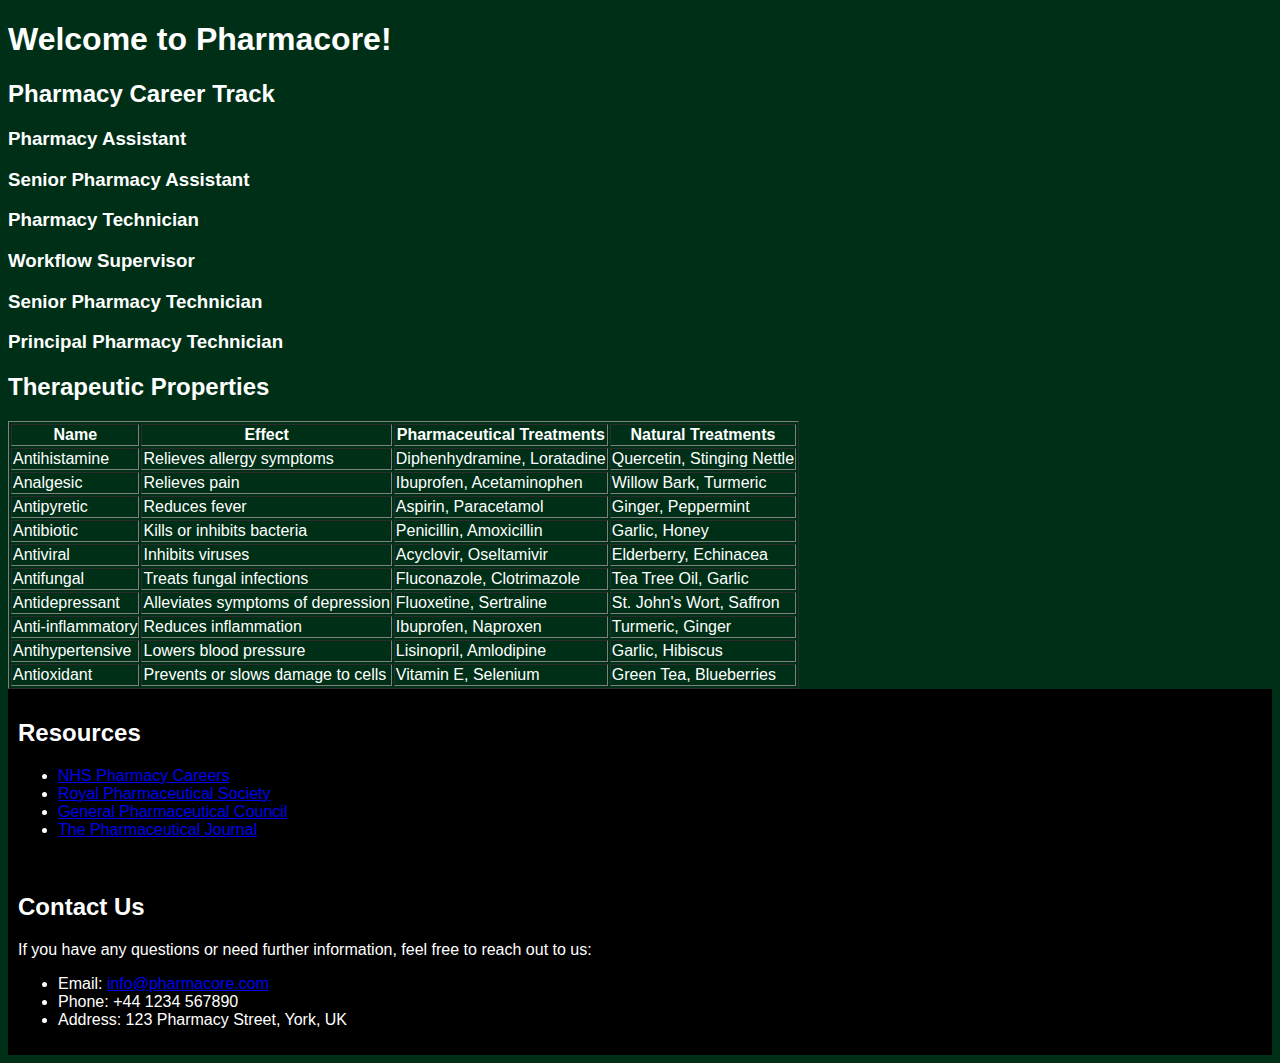
<file: index.html>
<!DOCTYPE html>
<html lang="en">
<head>
    <meta charset="UTF-8">
    <meta name="viewport" content="width=device-width, initial-scale=1.0">
    <title>Pharmacore</title>
</head>
<body style="background-color: rgb(0, 47, 23); color: white; font-family: 'Trebuchet MS', 'Lucida Sans Unicode', 'Lucida Grande', 'Lucida Sans', Arial, sans-serif;">
    <h1>Welcome to Pharmacore!</h1>

    <h2>Pharmacy Career Track</h2>
    <h3>Pharmacy Assistant</h3>
    <h3>Senior Pharmacy Assistant</h3>
    <h3>Pharmacy Technician</h3>
    <h3>Workflow Supervisor</h3>
    <h3>Senior Pharmacy Technician</h3>
    <h3>Principal Pharmacy Technician</h3>

    <h2>Therapeutic Properties</h2>
    <!DOCTYPE html>
    <html>
    <head>
        <title>Therapeutic Properties Table</title>
    </head>
    <body>
        <table border="1">
            <thead>
                <tr>
                    <th>Name</th>
                    <th>Effect</th>
                    <th>Pharmaceutical Treatments</th>
                    <th>Natural Treatments</th>
                </tr>
            </thead>
            <tbody>
                <tr>
                    <td>Antihistamine</td>
                    <td>Relieves allergy symptoms</td>
                    <td>Diphenhydramine, Loratadine</td>
                    <td>Quercetin, Stinging Nettle</td>
                </tr>
                <tr>
                    <td>Analgesic</td>
                    <td>Relieves pain</td>
                    <td>Ibuprofen, Acetaminophen</td>
                    <td>Willow Bark, Turmeric</td>
                </tr>
                <tr>
                    <td>Antipyretic</td>
                    <td>Reduces fever</td>
                    <td>Aspirin, Paracetamol</td>
                    <td>Ginger, Peppermint</td>
                </tr>
                <tr>
                    <td>Antibiotic</td>
                    <td>Kills or inhibits bacteria</td>
                    <td>Penicillin, Amoxicillin</td>
                    <td>Garlic, Honey</td>
                </tr>
                <tr>
                    <td>Antiviral</td>
                    <td>Inhibits viruses</td>
                    <td>Acyclovir, Oseltamivir</td>
                    <td>Elderberry, Echinacea</td>
                </tr>
                <tr>
                    <td>Antifungal</td>
                    <td>Treats fungal infections</td>
                    <td>Fluconazole, Clotrimazole</td>
                    <td>Tea Tree Oil, Garlic</td>
                </tr>
                <tr>
                    <td>Antidepressant</td>
                    <td>Alleviates symptoms of depression</td>
                    <td>Fluoxetine, Sertraline</td>
                    <td>St. John's Wort, Saffron</td>
                </tr>
                <tr>
                    <td>Anti-inflammatory</td>
                    <td>Reduces inflammation</td>
                    <td>Ibuprofen, Naproxen</td>
                    <td>Turmeric, Ginger</td>
                </tr>
                <tr>
                    <td>Antihypertensive</td>
                    <td>Lowers blood pressure</td>
                    <td>Lisinopril, Amlodipine</td>
                    <td>Garlic, Hibiscus</td>
                </tr>
                <tr>
                    <td>Antioxidant</td>
                    <td>Prevents or slows damage to cells</td>
                    <td>Vitamin E, Selenium</td>
                    <td>Green Tea, Blueberries</td>
                </tr>
            </tbody>
        </table>
        <footer style="background-color: black; color: white; padding: 10px;">
            <h2>Resources</h2>
            <ul>
                <li><a href="https://www.healthcareers.nhs.uk/explore-roles/pharmacy-careers">NHS Pharmacy Careers</a></li>
                <li><a href="https://www.rpharms.com/">Royal Pharmaceutical Society</a></li>
                <li><a href="https://www.pharmacyregulation.org/">General Pharmaceutical Council</a></li>
                <li><a href="https://www.pharmaceutical-journal.com/">The Pharmaceutical Journal</a></li>
            </ul>
            <br>
            <h2>Contact Us</h2>
            <p>If you have any questions or need further information, feel free to reach out to us:</p>
            <ul>
                <li>Email: <a href="mailto:info@pharmacore.com">info@pharmacore.com</a></li>
                <li>Phone: +44 1234 567890</li>
                <li>Address: 123 Pharmacy Street, York, UK</li>
            </ul>
        </footer>
    </body>
    </html>
    
</body>
</html>
</file>
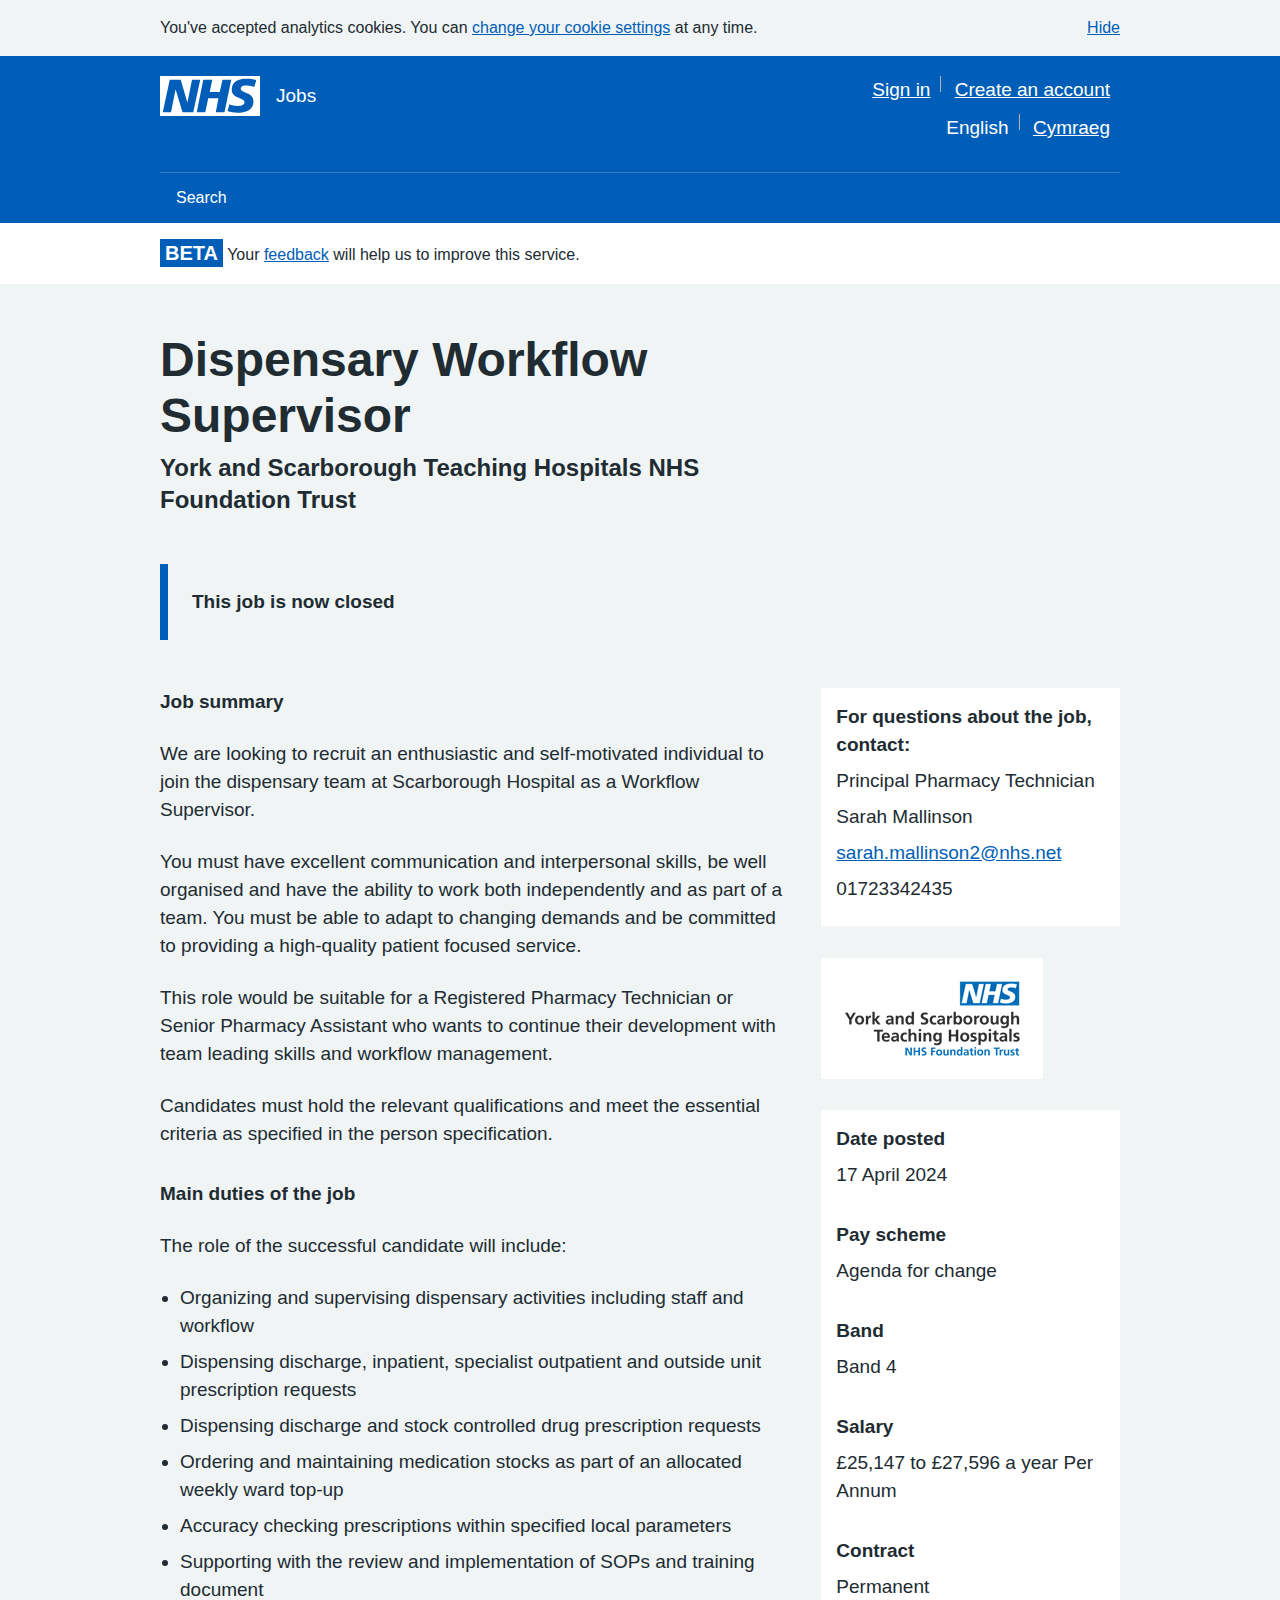
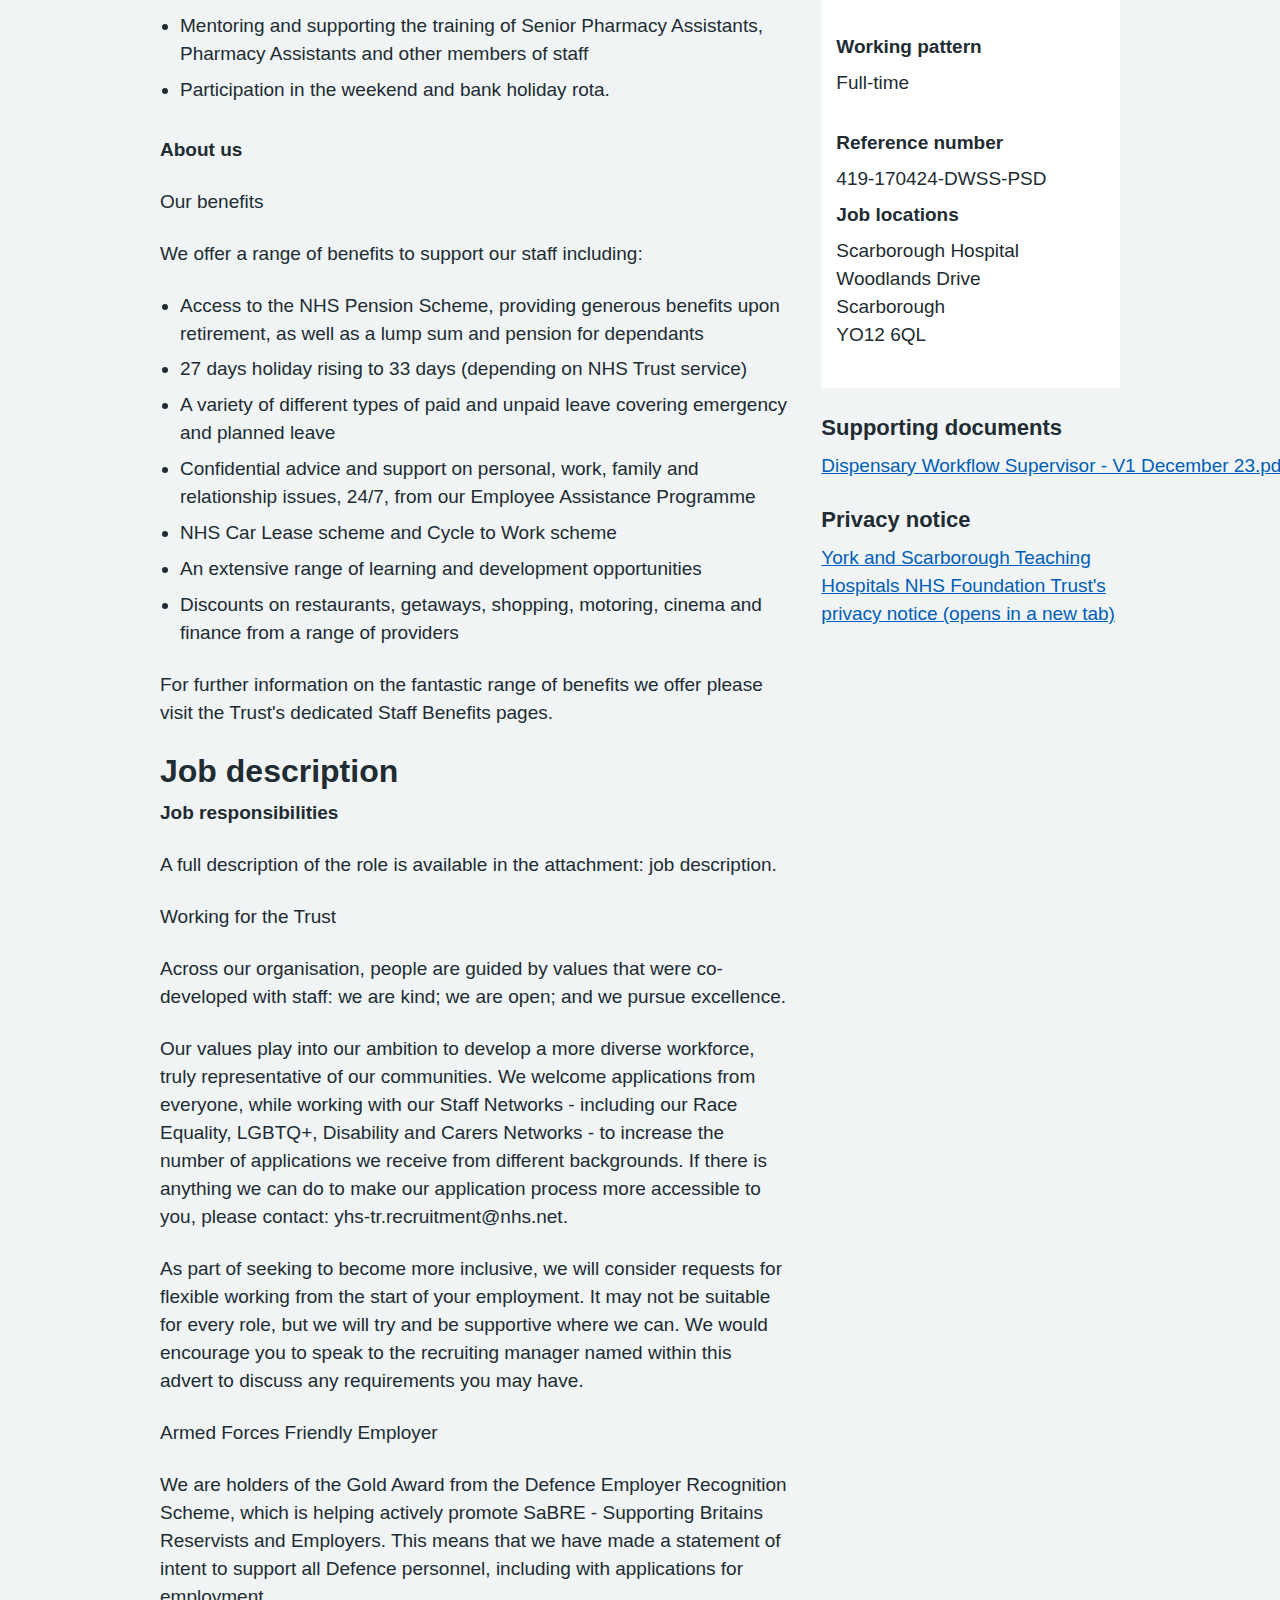
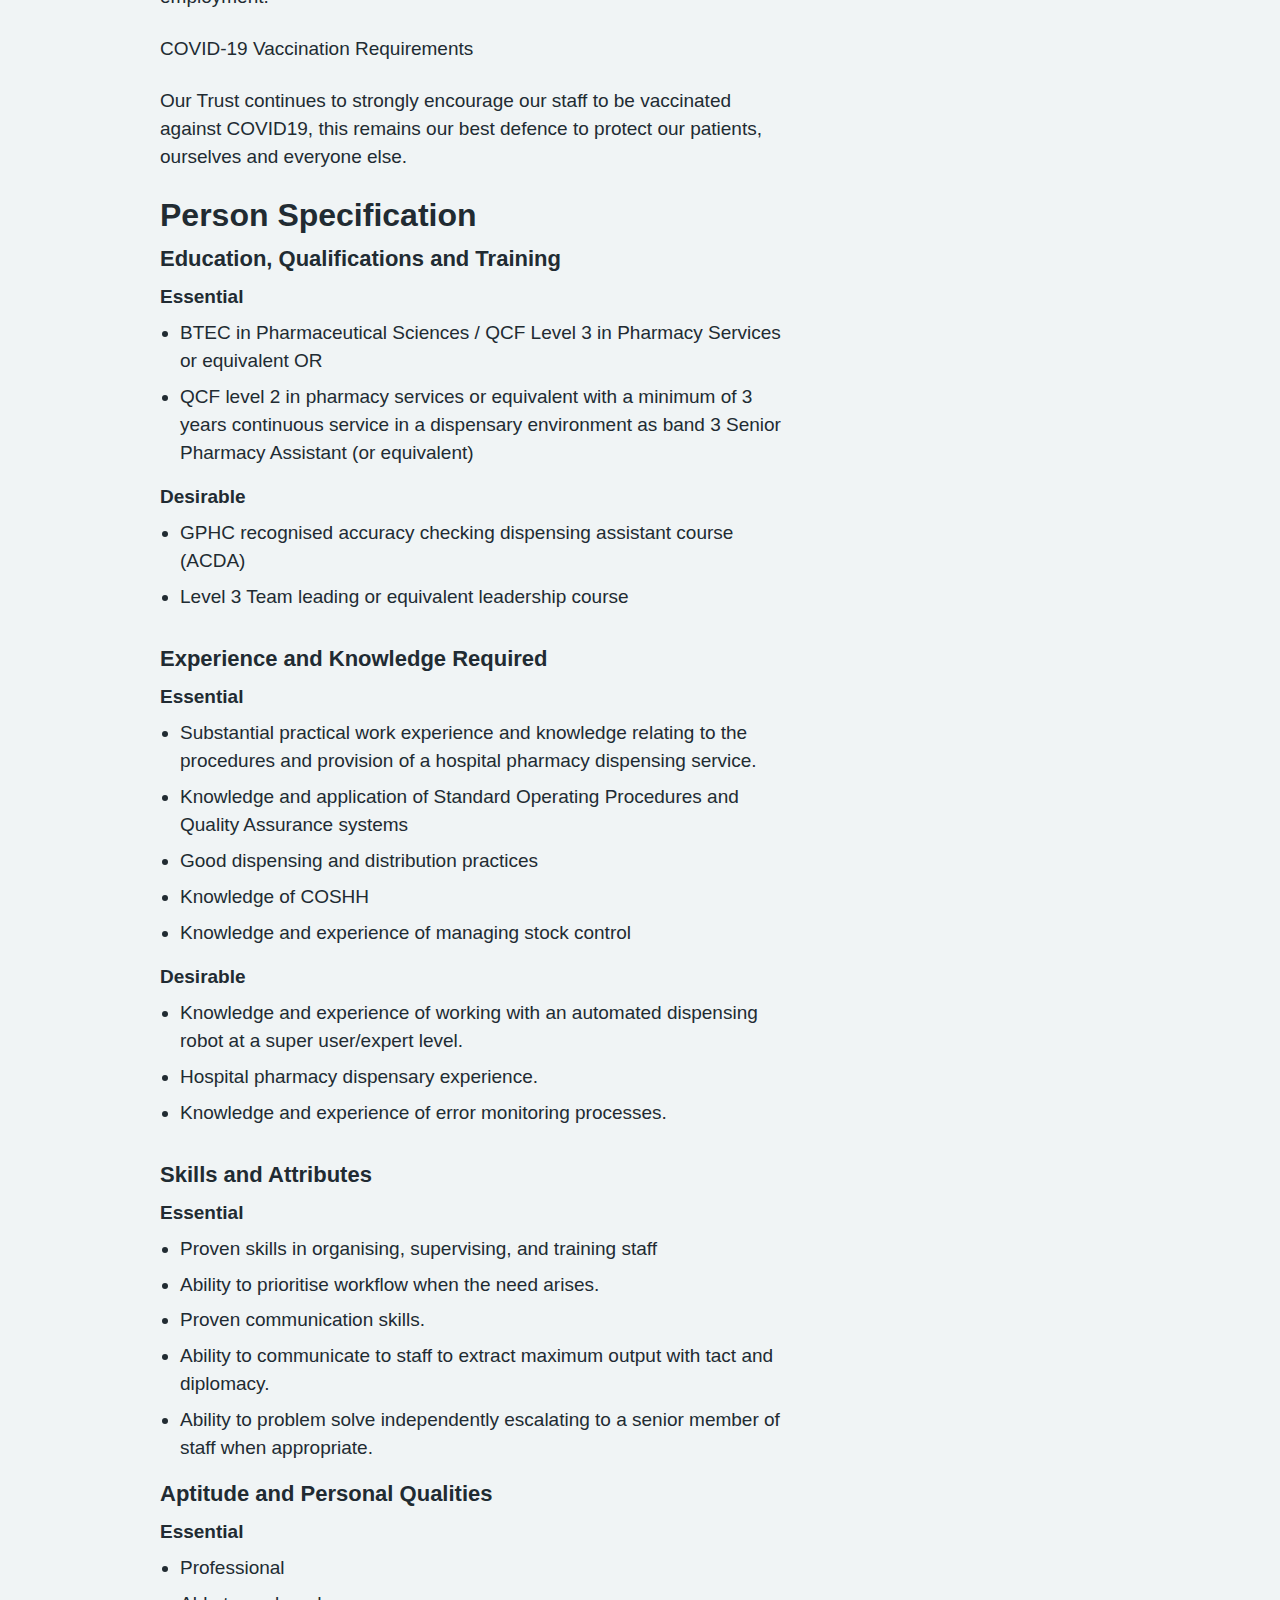
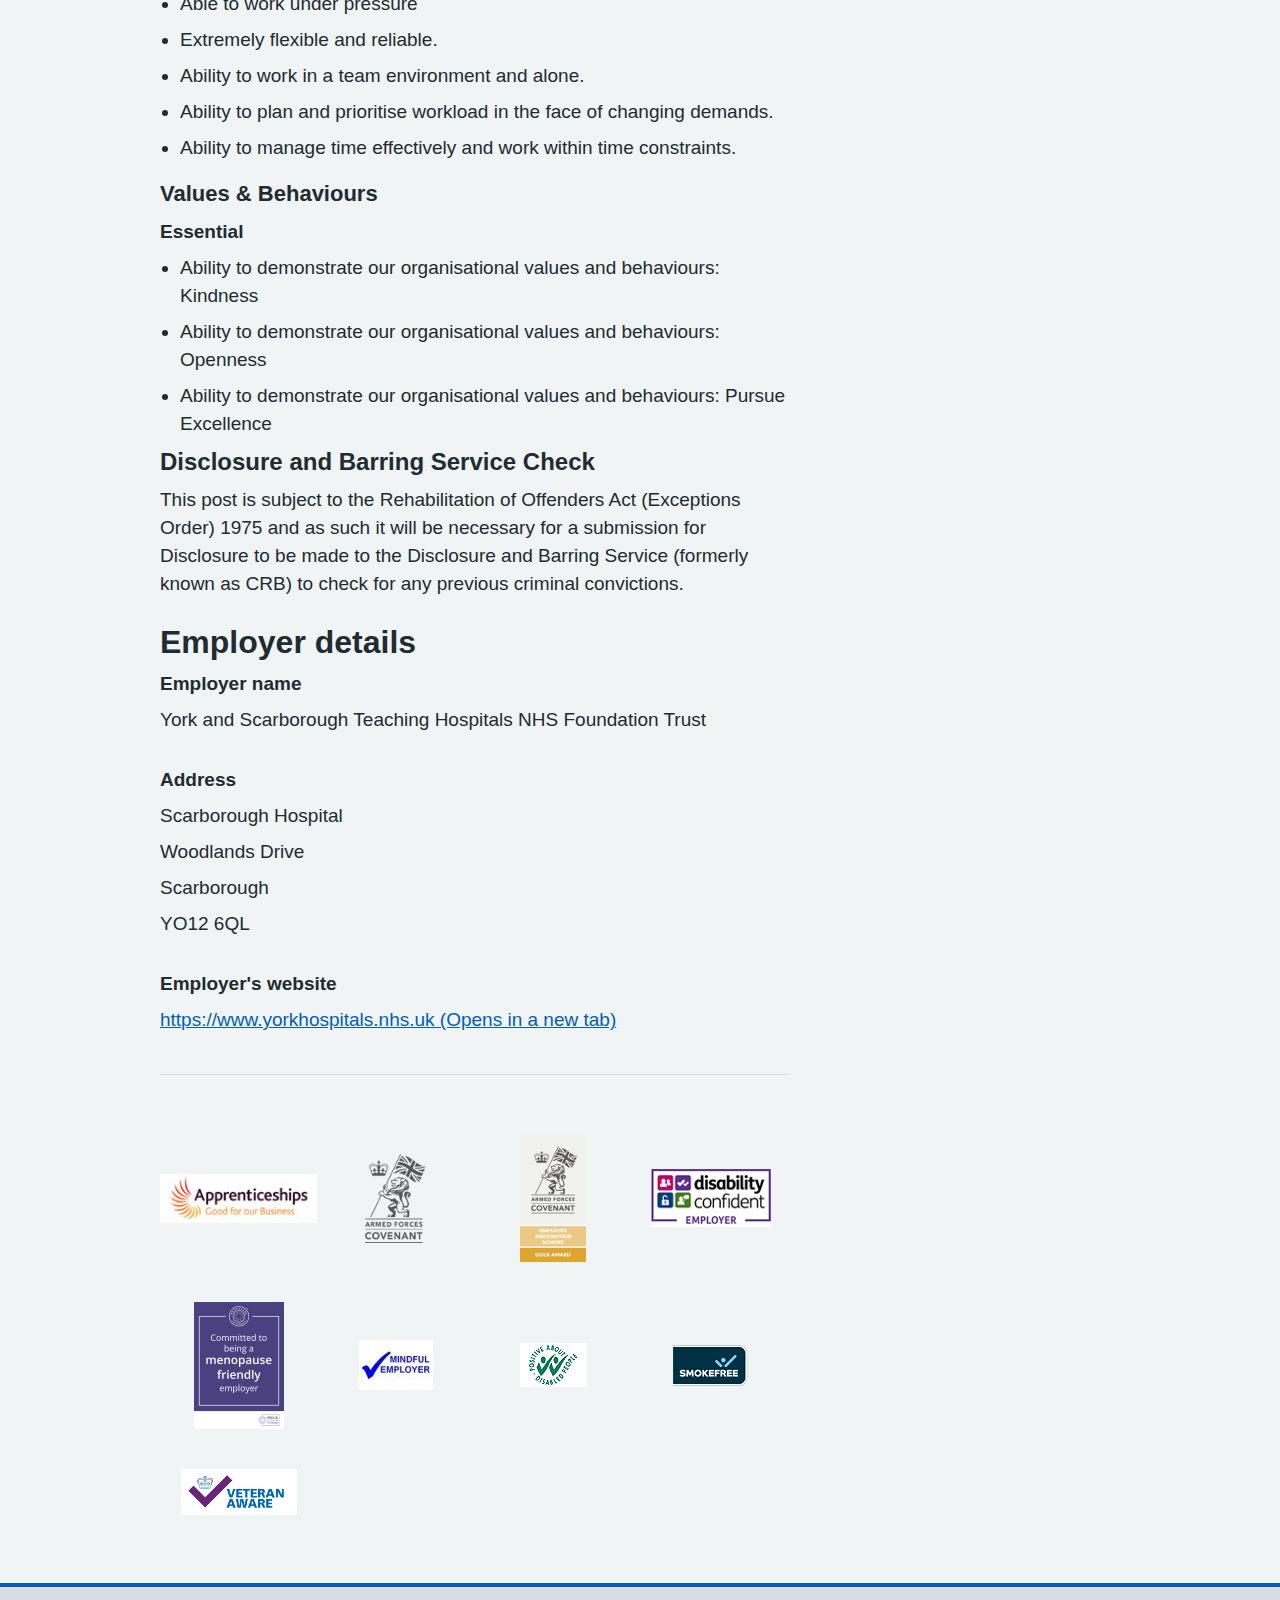
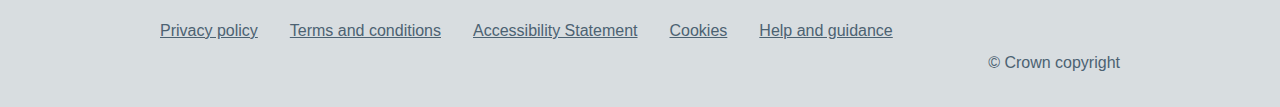
<file: Example Jobs/Dispensary Workflow Supervisor.html>
<!DOCTYPE html>
<!-- saved from url=(0058)https://beta.jobs.nhs.uk/candidate/jobadvert/C9419-24-0414 -->
<html lang="en" style=""><!--<![endif]--><head><meta http-equiv="Content-Type" content="text/html; charset=UTF-8">
    
    <meta http-equiv="X-UA-Compatible" content="IE=edge">
    <meta name="viewport" content="width=device-width, initial-scale=1, shrink-to-fit=no">
    <meta name="description" content="">
    
    <title>
  Job Advert
</title>
    
    <link href="https://www.nhs.uk/" rel="preconnect">
    <link href="https://assets.nhs.uk/" rel="preconnect" crossorigin="">
    
    <link type="font/woff2" href="https://assets.nhs.uk/fonts/FrutigerLTW01-55Roman.woff2" rel="preload" as="font" crossorigin="">
    <link type="font/woff2" href="https://assets.nhs.uk/fonts/FrutigerLTW01-65Bold.woff2" rel="preload" as="font" crossorigin="">
    
    
  <link href="./Dispensary Workflow Supervisor_files/main.css" rel="stylesheet">

    
    <script src="./Dispensary Workflow Supervisor_files/nhsuk.min.js.download" defer=""></script>

    
    <link rel="shortcut icon" href="https://beta.jobs.nhs.uk/nhsuk-frontend/packages/assets/favicons/favicon.ico" type="image/x-icon">
    <link rel="apple-touch-icon" href="https://beta.jobs.nhs.uk/nhsuk-frontend/packages/assets/favicons/apple-touch-icon-180x180.png">
    <link rel="mask-icon" href="https://beta.jobs.nhs.uk/nhsuk-frontend/packages/assets/favicons/favicon.svg" color="#005eb8">
    <link rel="icon" sizes="192x192" href="https://beta.jobs.nhs.uk/nhsuk-frontend/packages/assets/favicons/favicon-192x192.png">
    <meta name="msapplication-TileImage" content="/nhsuk-frontend/packages/assets/favicons/mediumtile-144x144.png">
    <meta name="msapplication-TileColor" content="#005eb8">
    <meta name="msapplication-square70x70logo" content="/nhsuk-frontend/packages/assets/favicons/smalltile-70x70.png">
    <meta name="msapplication-square150x150logo" content="/nhsuk-frontend/packages/assets/favicons/mediumtile-150x150.png">
    <meta name="msapplication-wide310x150logo" content="/nhsuk-frontend/packages/assets/favicons/widetile-310x150.png">
    <meta name="msapplication-square310x310logo" content="/nhsuk-frontend/packages/assets/favicons/largetile-310x310.png">
    
    
  <meta property="og:image" content="">

    
    <!-- Google Tag Manager -->
    <script id="gtm-script">
      var googleIds = ['G-WSZ7YH4KJH', 'G-PQH7V8PEX0', 'G-QT4P0NC7V6', 'G-7CLTPJNEWX'];

      window.dataLayer = window.dataLayer || [];

      window.gtag =
        window.gtag ||
        function() {
          window.dataLayer.push(arguments);
        };

      window.gtag("js", new Date());
    
      // Flag used to ensure script only set with first ID, and rest of IDs are pushed to dataLayer
      var gtagScriptExists = false;

      // Push IDs into dataLayer and set initial gtag/js?id= script to page using first ID in googleIds array
      for (var i = 0; i < googleIds.length; i++) {
        var gtagId = googleIds[i];

        window.gtag("config", gtagId);

        // NOTE: gtag script only needs to be set to page once, but each gtag('config', <ID>) that's pushed to the dataLayer will add subsequent gtag/js?id=<ID> scripts to the page
        if (!gtagScriptExists) {
          // Set initial gtag/js?id=<first ID> script to <head>
          var script = document.createElement("script");
          script.type = "text/javascript";
          script.async = true;
          script.src = "https://www.googletagmanager.com/gtag/js?id=" + gtagId;
          document.getElementsByTagName("head")[0].appendChild(script);

          // Update gtag/js?id= script status flag so this initialization script is only set for the first ID, and not all the IDs in the array
          gtagScriptExists = true;
        }
      }
    </script><script type="text/javascript" async="" src="./Dispensary Workflow Supervisor_files/js"></script>
    <!-- End Google Tag Manager -->
    
  </head>

  <body class="js-enabled">
    
    <!-- Google Tag Manager (noscript) -->
    <noscript><iframe src="https://www.googletagmanager.com/ns.html?id=GTM-PRGMJC9"
    height="0" width="0" style="display:none;visibility:hidden"></iframe></noscript>
    <!-- End Google Tag Manager (noscript) -->
    
    <script>document.body.className = ((document.body.className) ? document.body.className + ' js-enabled' : 'js-enabled');</script>
    

      
        <a class="nhsuk-skip-link" href="https://beta.jobs.nhs.uk/candidate/jobadvert/C9419-24-0414#maincontent">Skip to main content</a>

      

      
  <header class="nhsuk-header" role="banner">

  

  <div class="top-banner info">
    <div class="nhsuk-width-container">
      <span id="accepted-cookies-message">You've accepted analytics cookies. You can <a href="https://beta.jobs.nhs.uk/candidate/cookies" id="change-cookies-settings" aria-label="Go to the cookie information page">change your cookie settings</a> at any time.</span><a href="https://beta.jobs.nhs.uk/candidate/dismiss-cookie-messages" id="dismiss-cookie-messages" aria-label="Dismiss information about cookie preferences" style="float: right">Hide</a>
    </div>
  </div>



  <div class="nhsuk-width-container nhsuk-header__container ">
    <div class=" nhsuk-header__logo">
      <a class="nhsuk-header__link nhsuk-header__link--service nhsuk-header__link--service-short-name" href="https://beta.jobs.nhs.uk/candidate" aria-label="NHS homepage" data-test="nhs-logo-home-link">
        <svg class="nhsuk-logo" xmlns="http://www.w3.org/2000/svg" viewBox="0 0 40 16" height="40" width="100">
          <path class="nhsuk-logo__background" fill="#005eb8" d="M0 0h40v16H0z"></path>
          <path class="nhsuk-logo__text" fill="#fff" d="M3.9 1.5h4.4l2.6 9h.1l1.8-9h3.3l-2.8 13H9l-2.7-9h-.1l-1.8 9H1.1M17.3 1.5h3.6l-1 4.9h4L25 1.5h3.5l-2.7 13h-3.5l1.1-5.6h-4.1l-1.2 5.6h-3.4M37.7 4.4c-.7-.3-1.6-.6-2.9-.6-1.4 0-2.5.2-2.5 1.3 0 1.8 5.1 1.2 5.1 5.1 0 3.6-3.3 4.5-6.4 4.5-1.3 0-2.9-.3-4-.7l.8-2.7c.7.4 2.1.7 3.2.7s2.8-.2 2.8-1.5c0-2.1-5.1-1.3-5.1-5 0-3.4 2.9-4.4 5.8-4.4 1.6 0 3.1.2 4 .6"></path>
        </svg>
        <div class="nhsuk-header__service-name">Jobs</div>
      </a>
    </div>
    <div class="nhsuk-header__content" id="content-header">
      <div class="nhsuk-header__menu show-mobile ">
        <button class="nhsuk-header__menu-toggle" id="toggle-menu" aria-controls="header-navigation" aria-label="Open menu">
           Menu
        </button>
      </div>
      <nav class="gem-c-translation-nav hide-mobile nhsuk-u-margin-0 nhsuk-u-padding-left-7" aria-label="Translations">
  <ul class="nhsuk-header__navigation-list-right">
    
      
        <li class="gem-c-translation-nav__list-item">
          <a class="sign-in-link" id="candidate_sign_in" href="https://beta.jobs.nhs.uk/candidate/auth/login">
            Sign in
          </a>
        </li>
        <li class="gem-c-translation-nav__list-item-none-border">
          <a href="https://beta.jobs.nhs.uk/candidate/auth/register/first-last-name" id="create-account-link-header" class="sign-in-link" data-test="header-create-account"> Create an account</a>
        </li>
      
    
  </ul>
  <ul class="nhsuk-header__navigation-list-right">
    <li class="gem-c-translation-nav__list-item">
      <a href="https://beta.jobs.nhs.uk/candidate/locale/en" class="language-toggle-selected" id="english-language-link" data-test="english-language-link">English</a>
    </li>
    <li class="gem-c-translation-nav__list-item-none-border">
      <a href="https://beta.jobs.nhs.uk/candidate/locale/cy" class="language-toggle" id="welsh-language-link" data-test="welsh-language-link">Cymraeg</a>
    </li>
  </ul>
</nav>

    </div>
  </div>

    <nav class="nhsuk-header__navigation" id="header-navigation" role="navigation" aria-label="Primary navigation" aria-labelledby="label-navigation">
      <div class="nhsuk-width-container">
        <p class="nhsuk-header__navigation-title">
          <span id="label-navigation" style="color: white">Menu</span>
          <button class="nhsuk-header__navigation-close" id="close-menu">
            <svg class="nhsuk-icon nhsuk-icon__close" xmlns="http://www.w3.org/2000/svg" viewBox="0 0 24 24" aria-hidden="true" focusable="false" width="27" height="27">
              <path d="M13.41 12l5.3-5.29a1 1 0 1 0-1.42-1.42L12 10.59l-5.29-5.3a1 1 0 0 0-1.42 1.42l5.3 5.29-5.3 5.29a1 1 0 0 0 0 1.42 1 1 0 0 0 1.42 0l5.29-5.3 5.29 5.3a1 1 0 0 0 1.42 0 1 1 0 0 0 0-1.42z"></path>
            </svg>
            <span class="nhsuk-u-visually-hidden" style="color: white">Close menu</span>
          </button>
        </p>
      </div>
      
        <ul class="nhsuk-header__navigation-list" id="signedOutMenu">
  
    <li class="nhsuk-header__navigation-item">
    <a class="nhsuk-header__navigation-link" href="https://beta.jobs.nhs.uk/candidate/search">
      Search
      <svg class="nhsuk-icon nhsuk-icon__chevron-right" xmlns="http://www.w3.org/2000/svg" viewBox="0 0 24 24" aria-hidden="true" width="34" height="34">
        <path d="M15.5 12a1 1 0 0 1-.29.71l-5 5a1 1 0 0 1-1.42-1.42l4.3-4.29-4.3-4.29a1 1 0 0 1 1.42-1.42l5 5a1 1 0 0 1 .29.71z"></path>
      </svg>
    </a>
  </li>
    <li class="nhsuk-header__navigation-item nhsuk-header__navigation-item--for-mobile">
      <a class="nhsuk-header__navigation-link" href="https://beta.jobs.nhs.uk/candidate/auth/login" id="candidate_sign_in_mobile">
        Sign in
        <svg class="nhsuk-icon nhsuk-icon__chevron-right" xmlns="http://www.w3.org/2000/svg" viewBox="0 0 24 24" aria-hidden="true" width="34" height="34">
          <path d="M15.5 12a1 1 0 0 1-.29.71l-5 5a1 1 0 0 1-1.42-1.42l4.3-4.29-4.3-4.29a1 1 0 0 1 1.42-1.42l5 5a1 1 0 0 1 .29.71z"></path>
        </svg>
      </a>
    </li>
    <li class="nhsuk-header__navigation-item nhsuk-header__navigation-item--for-mobile">
      <a class="nhsuk-header__navigation-link" href="https://beta.jobs.nhs.uk/candidate/auth/register/first-last-name" data-test="header-create-account">
        Create an account
        <svg class="nhsuk-icon nhsuk-icon__chevron-right" xmlns="http://www.w3.org/2000/svg" viewBox="0 0 24 24" aria-hidden="true" width="34" height="34">
          <path d="M15.5 12a1 1 0 0 1-.29.71l-5 5a1 1 0 0 1-1.42-1.42l4.3-4.29-4.3-4.29a1 1 0 0 1 1.42-1.42l5 5a1 1 0 0 1 .29.71z"></path>
        </svg>
      </a>
    </li>
  
  
    <li class="nhsuk-header__navigation-item nhsuk-header__navigation-item--for-mobile">
      <a class="nhsuk-header__navigation-link" href="https://beta.jobs.nhs.uk/candidate/locale/cy">
        Display in Welsh (Cymraeg)
        <svg class="nhsuk-icon nhsuk-icon__chevron-right" xmlns="http://www.w3.org/2000/svg" viewBox="0 0 24 24" aria-hidden="true" width="34" height="34">
          <path d="M15.5 12a1 1 0 0 1-.29.71l-5 5a1 1 0 0 1-1.42-1.42l4.3-4.29-4.3-4.29a1 1 0 0 1 1.42-1.42l5 5a1 1 0 0 1 .29.71z"></path>
        </svg>
      </a>
    </li>
  
</ul>

      
    </nav>

    <noscript>
      <nav class="header-mobile-menu-no-javascript" id="header-navigation" role="navigation" aria-label="Primary navigation" aria-labelledby="label-navigation">
        
          <ul class="nhsuk-header__navigation-list" id="signedOutMenu">
  
    <li class="nhsuk-header__navigation-item">
    <a class="nhsuk-header__navigation-link" href="/candidate/search">
      Search
      <svg class="nhsuk-icon nhsuk-icon__chevron-right" xmlns="http://www.w3.org/2000/svg" viewBox="0 0 24 24" aria-hidden="true" width="34" height="34">
        <path d="M15.5 12a1 1 0 0 1-.29.71l-5 5a1 1 0 0 1-1.42-1.42l4.3-4.29-4.3-4.29a1 1 0 0 1 1.42-1.42l5 5a1 1 0 0 1 .29.71z" />
      </svg>
    </a>
  </li>
    <li class="nhsuk-header__navigation-item nhsuk-header__navigation-item--for-mobile">
      <a class="nhsuk-header__navigation-link" href="/candidate/auth/login" id="candidate_sign_in_mobile">
        Sign in
        <svg class="nhsuk-icon nhsuk-icon__chevron-right" xmlns="http://www.w3.org/2000/svg" viewBox="0 0 24 24" aria-hidden="true" width="34" height="34">
          <path d="M15.5 12a1 1 0 0 1-.29.71l-5 5a1 1 0 0 1-1.42-1.42l4.3-4.29-4.3-4.29a1 1 0 0 1 1.42-1.42l5 5a1 1 0 0 1 .29.71z" />
        </svg>
      </a>
    </li>
    <li class="nhsuk-header__navigation-item nhsuk-header__navigation-item--for-mobile">
      <a class="nhsuk-header__navigation-link" href="/candidate/auth/register/first-last-name" data-test="header-create-account">
        Create an account
        <svg class="nhsuk-icon nhsuk-icon__chevron-right" xmlns="http://www.w3.org/2000/svg" viewBox="0 0 24 24" aria-hidden="true" width="34" height="34">
          <path d="M15.5 12a1 1 0 0 1-.29.71l-5 5a1 1 0 0 1-1.42-1.42l4.3-4.29-4.3-4.29a1 1 0 0 1 1.42-1.42l5 5a1 1 0 0 1 .29.71z" />
        </svg>
      </a>
    </li>
  
  
    <li class="nhsuk-header__navigation-item nhsuk-header__navigation-item--for-mobile">
      <a class="nhsuk-header__navigation-link" href="/candidate/locale/cy">
        Display in Welsh (Cymraeg)
        <svg class="nhsuk-icon nhsuk-icon__chevron-right" xmlns="http://www.w3.org/2000/svg" viewBox="0 0 24 24" aria-hidden="true" width="34" height="34">
          <path d="M15.5 12a1 1 0 0 1-.29.71l-5 5a1 1 0 0 1-1.42-1.42l4.3-4.29-4.3-4.29a1 1 0 0 1 1.42-1.42l5 5a1 1 0 0 1 .29.71z" />
        </svg>
      </a>
    </li>
  
</ul>

        
      </nav>
    </noscript>

</header>



      
      <div class="beta-banner" role="complementary" aria-label="banner">
        <div class="nhsuk-width-container ">
          <strong class="status-box status-box-blue">BETA</strong>
          <span>Your <a href="mailto:nhsbsa.nhsjobs@nhsbsa.nhs.uk?subject=How%20could%20we%20improve%20NHS%20Jobs%20service?">feedback</a> will help us to improve this service.</span>
        </div>
      </div>
      

      

      


      
        <div class="nhsuk-width-container ">
          <main class="nhsuk-main-wrapper " id="maincontent" role="main">
            

  <div class="nhsuk-grid-row">
    <div class="nhsuk-grid-column-two-thirds">
      
      <h1 class="nhsuk-heading-xl nhsuk-u-margin-bottom-2 word-wrap" id="heading">Dispensary Workflow Supervisor</h1>
      <h2 id="employer_name" class="nhsuk-heading-m">York and Scarborough Teaching Hospitals NHS Foundation Trust</h2>

      
        <div class="nhsuk-inset-text">
          <span class="nhsuk-u-visually-hidden">Information: </span>
          <p class="nhsuk-body"><strong>This job is now closed</strong></p>
        </div>
      
    </div>

    <div class="nhsuk-grid-column-one-third nhsuk-u-padding-top-2">
      
    </div>

    <div class="nhsuk-grid-column-two-thirds wrap-paragraphs">
      
  <h3 class="nhsuk-heading-xs nhsuk-u-margin-bottom-2">Job summary</h3>
  <p id="job_overview"></p><p>We are looking to recruit an enthusiastic and self-motivated individual to join the dispensary team at Scarborough Hospital as a Workflow Supervisor.</p>
<p>You must have excellent communication and interpersonal skills, be well organised and have the ability to work both independently and as part of a team. You must be able to adapt to changing demands and be committed to providing a high-quality patient focused service.</p>
<p>This role would be suitable for a Registered Pharmacy Technician or Senior Pharmacy Assistant who wants to continue their development with team leading skills and workflow management.</p>
<p>Candidates must hold the relevant qualifications and meet the essential criteria as specified in the person specification.</p>
<p></p><p></p>



  <h3 class="nhsuk-heading-xs nhsuk-u-margin-bottom-2 ">Main duties of the job</h3>
  <p id="job_description"></p><p>The role of the successful candidate will include:</p>
<ul>
<li>Organizing and supervising dispensary activities including staff and workflow</li>
<li>Dispensing discharge, inpatient, specialist outpatient and outside unit prescription requests</li>
<li>Dispensing discharge and stock controlled drug prescription requests</li>
<li>Ordering and maintaining medication stocks as part of an allocated weekly ward top-up</li>
<li>Accuracy checking prescriptions within specified local parameters</li>
<li>Supporting with the review and implementation of SOPs and training document</li>
<li>Mentoring and supporting the training of Senior Pharmacy Assistants, Pharmacy Assistants and other members of staff</li>
<li>Participation in the weekend and bank holiday rota.</li>
</ul><p></p>



  <h3 class="nhsuk-heading-xs nhsuk-u-margin-bottom-2">About us</h3>
  <p id="about_organisation"></p><p>Our benefits</p>
<p>We offer a range of benefits to support our staff including:</p>
<ul>
<li>Access to the NHS Pension Scheme, providing generous benefits upon retirement, as well as a lump sum and pension for dependants</li>
<li>27 days holiday rising to 33 days (depending on NHS Trust service)</li>
<li>A variety of different types of paid and unpaid leave covering emergency and planned leave</li>
<li>Confidential advice and support on personal, work, family and relationship issues, 24/7, from our Employee Assistance Programme</li>
<li>NHS Car Lease scheme and Cycle to Work scheme</li>
<li>An extensive range of learning and development opportunities</li>
<li>Discounts on restaurants, getaways, shopping, motoring, cinema and finance from a range of providers</li>
</ul>
<p>For further information on the fantastic range of benefits we offer please visit the Trust's dedicated Staff Benefits pages.</p><p></p>


      <div class="show-mobile">
        <div class="forms-wrapper-white nhsuk-u-margin-bottom-4">
  <h3 class="nhsuk-heading-xs nhsuk-u-margin-bottom-2" id="date_posted_heading">Date posted</h3>
  <p id="date_posted">17 April 2024</p>

  
    <h3 class="nhsuk-heading-xs nhsuk-u-margin-bottom-2">Pay scheme</h3>
    <p id="payscheme-type">Agenda for change</p>

    
      
        <h3 class="nhsuk-heading-xs nhsuk-u-margin-bottom-2">Band</h3>
      
      <p id="payscheme-band">Band 4</p>
  
  

  
  
    <h3 class="nhsuk-heading-xs nhsuk-u-margin-bottom-2">Salary</h3>
    <p id="range_salary">
      £25,147 to £27,596 a year
      
        Per Annum
      
    </p>
  
  

  <h3 id="contract_type_heading" class="nhsuk-heading-xs nhsuk-u-margin-bottom-2">Contract</h3>
  <p id="contract_type">Permanent</p>

  

  
    <h3 id="working_pattern_heading" class="nhsuk-heading-xs nhsuk-u-margin-bottom-2">Working pattern</h3>
    <p>
      
        
          Full-time
        
      
    </p>
  

  <h3 class="nhsuk-heading-xs nhsuk-u-margin-bottom-2" id="reference_number_heading">Reference number</h3>
  
  <p id="trac-job-reference" style="margin-bottom: 0;">419-170424-DWSS-PSD</p>
  

  
    
      
        <h3 id="employer_location_heading" class="nhsuk-heading-xs nhsuk-u-margin-bottom-2">Job locations</h3>
      
      
      <p class="nhsuk-u-no-margin-bottom" id="employer_address_line_1">Scarborough Hospital</p>
      <p class="nhsuk-u-no-margin-bottom" id="employer_address_line_2">Woodlands Drive</p>
      <p class="nhsuk-u-no-margin-bottom" id="employer_town">Scarborough</p>
      <p class="nhsuk-u-no-margin-bottom" id="employer_county"></p>
      <p class="nhsuk-u-no-margin-bottom" id="employer_postcode">YO12 6QL</p>
      <br>
      
        
      
    
  
</div>
      </div>

      
  <div class="hide-mobile">
    <h2 class="nhsuk-heading-l nhsuk-u-margin-bottom-2">Job description</h2>
    <h3 class="nhsuk-heading-xs nhsuk-u-margin-bottom-2">Job responsibilities</h3>
    <p id="job_description_large" style="white-space: pre-line"></p><p>A full description of the role is available in the attachment: job description.</p>
<p>Working for the Trust</p>
<p>Across our organisation, people are guided by values that were co-developed with staff: we are kind; we are open; and we pursue excellence.</p>
<p>Our values play into our ambition to develop a more diverse workforce, truly representative of our communities. We welcome applications from everyone, while working with our Staff Networks - including our Race Equality, LGBTQ+, Disability and Carers Networks - to increase the number of applications we receive from different backgrounds. If there is anything we can do to make our application process more accessible to you, please contact: yhs-tr.recruitment@nhs.net.</p>
<p>As part of seeking to become more inclusive, we will consider requests for flexible working from the start of your employment. It may not be suitable for every role, but we will try and be supportive where we can. We would encourage you to speak to the recruiting manager named within this advert to discuss any requirements you may have.</p>
<p>Armed Forces Friendly Employer</p>
<p>We are holders of the Gold Award from the Defence Employer Recognition Scheme, which is helping actively promote SaBRE - Supporting Britains Reservists and Employers. This means that we have made a statement of intent to support all Defence personnel, including with applications for employment.</p>
<p>COVID-19 Vaccination Requirements</p>
<p>Our Trust continues to strongly encourage our staff to be vaccinated against COVID19, this remains our best defence to protect our patients, ourselves and everyone else.</p><p></p>
  </div>

  <details class="nhsuk-details nhsuk-expander show-mobile">
    <summary class="nhsuk-details__summary">
      <span class="nhsuk-details__summary-text">
        Job description
      </span>
    </summary>
    <div class="nhsuk-details__text">
      <h3 class="nhsuk-heading-xs nhsuk-u-margin-bottom-2">Job responsibilities</h3>
      <p id="job_description_large" style="white-space: pre-line"></p><p>A full description of the role is available in the attachment: job description.</p>
<p>Working for the Trust</p>
<p>Across our organisation, people are guided by values that were co-developed with staff: we are kind; we are open; and we pursue excellence.</p>
<p>Our values play into our ambition to develop a more diverse workforce, truly representative of our communities. We welcome applications from everyone, while working with our Staff Networks - including our Race Equality, LGBTQ+, Disability and Carers Networks - to increase the number of applications we receive from different backgrounds. If there is anything we can do to make our application process more accessible to you, please contact: yhs-tr.recruitment@nhs.net.</p>
<p>As part of seeking to become more inclusive, we will consider requests for flexible working from the start of your employment. It may not be suitable for every role, but we will try and be supportive where we can. We would encourage you to speak to the recruiting manager named within this advert to discuss any requirements you may have.</p>
<p>Armed Forces Friendly Employer</p>
<p>We are holders of the Gold Award from the Defence Employer Recognition Scheme, which is helping actively promote SaBRE - Supporting Britains Reservists and Employers. This means that we have made a statement of intent to support all Defence personnel, including with applications for employment.</p>
<p>COVID-19 Vaccination Requirements</p>
<p>Our Trust continues to strongly encourage our staff to be vaccinated against COVID19, this remains our best defence to protect our patients, ourselves and everyone else.</p><p></p>
    </div>
  </details>


      
  <div class="hide-mobile">
    <h2 class="nhsuk-heading-l nhsuk-u-margin-bottom-2">Person Specification</h2>
    
    
      <h3 id="skill_category_1" class="nhsuk-heading-s nhsuk-u-margin-bottom-2">
        
          Education, Qualifications and Training
        
      </h3>
      
      <h4 class="nhsuk-heading-xs nhsuk-u-margin-bottom-2">Essential</h4>
      <ul class="nhsuk-list nhsuk-list--bullet nhsuk-u-margin-bottom-2">
        
        <li id="essential_skill_1_criteria_1">BTEC in Pharmaceutical Sciences / QCF Level 3 in Pharmacy Services or equivalent OR</li>
        
        <li id="essential_skill_1_criteria_2">QCF level 2 in pharmacy services or equivalent with a minimum of 3 years continuous service in a dispensary environment as band 3 Senior Pharmacy Assistant (or equivalent)</li>
        
      </ul>
      
      
        <h4 class="nhsuk-heading-xs nhsuk-u-margin-bottom-2">Desirable</h4>
        <ul class="nhsuk-list nhsuk-list--bullet nhsuk-u-margin-bottom-4">
          
          <li id="desirable_skill_1_criteria_1">GPHC recognised accuracy checking dispensing assistant course (ACDA)</li>
          
          <li id="desirable_skill_1_criteria_2">Level 3 Team leading or equivalent leadership course</li>
          
        </ul>
      
    
    
      <h3 id="skill_category_2" class="nhsuk-heading-s nhsuk-u-margin-bottom-2">
        
          Experience and Knowledge Required
        
      </h3>
      
      <h4 class="nhsuk-heading-xs nhsuk-u-margin-bottom-2">Essential</h4>
      <ul class="nhsuk-list nhsuk-list--bullet nhsuk-u-margin-bottom-2">
        
        <li id="essential_skill_2_criteria_1">Substantial practical work experience and knowledge relating to the procedures and provision of a hospital pharmacy dispensing service.</li>
        
        <li id="essential_skill_2_criteria_2">Knowledge and application of Standard Operating Procedures and Quality Assurance systems</li>
        
        <li id="essential_skill_2_criteria_3">Good dispensing and distribution practices</li>
        
        <li id="essential_skill_2_criteria_4">Knowledge of COSHH</li>
        
        <li id="essential_skill_2_criteria_5">Knowledge and experience of managing stock control</li>
        
      </ul>
      
      
        <h4 class="nhsuk-heading-xs nhsuk-u-margin-bottom-2">Desirable</h4>
        <ul class="nhsuk-list nhsuk-list--bullet nhsuk-u-margin-bottom-4">
          
          <li id="desirable_skill_2_criteria_1">Knowledge and experience of working with an automated dispensing robot at a super user/expert level.</li>
          
          <li id="desirable_skill_2_criteria_2">Hospital pharmacy dispensary experience.</li>
          
          <li id="desirable_skill_2_criteria_3">Knowledge and experience of error monitoring processes.</li>
          
        </ul>
      
    
    
      <h3 id="skill_category_3" class="nhsuk-heading-s nhsuk-u-margin-bottom-2">
        
          Skills and Attributes
        
      </h3>
      
      <h4 class="nhsuk-heading-xs nhsuk-u-margin-bottom-2">Essential</h4>
      <ul class="nhsuk-list nhsuk-list--bullet nhsuk-u-margin-bottom-2">
        
        <li id="essential_skill_3_criteria_1">Proven skills in organising, supervising, and training staff</li>
        
        <li id="essential_skill_3_criteria_2">Ability to prioritise workflow when the need arises.</li>
        
        <li id="essential_skill_3_criteria_3">Proven communication skills.</li>
        
        <li id="essential_skill_3_criteria_4">Ability to communicate to staff to extract maximum output with tact and diplomacy.</li>
        
        <li id="essential_skill_3_criteria_5">Ability to problem solve independently escalating to a senior member of staff when appropriate.</li>
        
      </ul>
      
      
    
    
      <h3 id="skill_category_4" class="nhsuk-heading-s nhsuk-u-margin-bottom-2">
        
          Aptitude and Personal Qualities
        
      </h3>
      
      <h4 class="nhsuk-heading-xs nhsuk-u-margin-bottom-2">Essential</h4>
      <ul class="nhsuk-list nhsuk-list--bullet nhsuk-u-margin-bottom-2">
        
        <li id="essential_skill_4_criteria_1">Professional</li>
        
        <li id="essential_skill_4_criteria_2">Able to work under pressure</li>
        
        <li id="essential_skill_4_criteria_3">Extremely flexible and reliable.</li>
        
        <li id="essential_skill_4_criteria_4">Ability to work in a team environment and alone.</li>
        
        <li id="essential_skill_4_criteria_5">Ability to plan and prioritise workload in the face of changing demands.</li>
        
        <li id="essential_skill_4_criteria_6">Ability to manage time effectively and work within time constraints.</li>
        
      </ul>
      
      
    
    
      <h3 id="skill_category_5" class="nhsuk-heading-s nhsuk-u-margin-bottom-2">
        
          Values &amp; Behaviours
        
      </h3>
      
      <h4 class="nhsuk-heading-xs nhsuk-u-margin-bottom-2">Essential</h4>
      <ul class="nhsuk-list nhsuk-list--bullet nhsuk-u-margin-bottom-2">
        
        <li id="essential_skill_5_criteria_1">Ability to demonstrate our organisational values and behaviours: Kindness</li>
        
        <li id="essential_skill_5_criteria_2">Ability to demonstrate our organisational values and behaviours: Openness</li>
        
        <li id="essential_skill_5_criteria_3">Ability to demonstrate our organisational values and behaviours: Pursue Excellence</li>
        
      </ul>
      
      
    
  </div>


  <details class="nhsuk-details nhsuk-expander show-mobile">
    <summary class="nhsuk-details__summary">
      <span class="nhsuk-details__summary-text">
        Person Specification
      </span>
    </summary>
    <div class="nhsuk-details__text">
      
      
        <h3 id="skill_category_1" class="nhsuk-heading-s nhsuk-u-margin-bottom-2">
          
            Education, Qualifications and Training
          
        </h3>
        
        <h4 class="nhsuk-heading-xs nhsuk-u-margin-bottom-2">Essential</h4>
        <ul class="nhsuk-list nhsuk-list--bullet nhsuk-u-margin-bottom-2">
          
          <li id="essential_skill_1_criteria_1">BTEC in Pharmaceutical Sciences / QCF Level 3 in Pharmacy Services or equivalent OR</li>
          
          <li id="essential_skill_1_criteria_2">QCF level 2 in pharmacy services or equivalent with a minimum of 3 years continuous service in a dispensary environment as band 3 Senior Pharmacy Assistant (or equivalent)</li>
          
        </ul>
        
        
          <h4 class="nhsuk-heading-xs nhsuk-u-margin-bottom-2">Desirable</h4>
          <ul class="nhsuk-list nhsuk-list--bullet nhsuk-u-margin-bottom-4">
            
            <li id="desirable_skill_1_criteria_1">GPHC recognised accuracy checking dispensing assistant course (ACDA)</li>
            
            <li id="desirable_skill_1_criteria_2">Level 3 Team leading or equivalent leadership course</li>
            
          </ul>
        
      
      
        <h3 id="skill_category_2" class="nhsuk-heading-s nhsuk-u-margin-bottom-2">
          
            Experience and Knowledge Required
          
        </h3>
        
        <h4 class="nhsuk-heading-xs nhsuk-u-margin-bottom-2">Essential</h4>
        <ul class="nhsuk-list nhsuk-list--bullet nhsuk-u-margin-bottom-2">
          
          <li id="essential_skill_2_criteria_1">Substantial practical work experience and knowledge relating to the procedures and provision of a hospital pharmacy dispensing service.</li>
          
          <li id="essential_skill_2_criteria_2">Knowledge and application of Standard Operating Procedures and Quality Assurance systems</li>
          
          <li id="essential_skill_2_criteria_3">Good dispensing and distribution practices</li>
          
          <li id="essential_skill_2_criteria_4">Knowledge of COSHH</li>
          
          <li id="essential_skill_2_criteria_5">Knowledge and experience of managing stock control</li>
          
        </ul>
        
        
          <h4 class="nhsuk-heading-xs nhsuk-u-margin-bottom-2">Desirable</h4>
          <ul class="nhsuk-list nhsuk-list--bullet nhsuk-u-margin-bottom-4">
            
            <li id="desirable_skill_2_criteria_1">Knowledge and experience of working with an automated dispensing robot at a super user/expert level.</li>
            
            <li id="desirable_skill_2_criteria_2">Hospital pharmacy dispensary experience.</li>
            
            <li id="desirable_skill_2_criteria_3">Knowledge and experience of error monitoring processes.</li>
            
          </ul>
        
      
      
        <h3 id="skill_category_3" class="nhsuk-heading-s nhsuk-u-margin-bottom-2">
          
            Skills and Attributes
          
        </h3>
        
        <h4 class="nhsuk-heading-xs nhsuk-u-margin-bottom-2">Essential</h4>
        <ul class="nhsuk-list nhsuk-list--bullet nhsuk-u-margin-bottom-2">
          
          <li id="essential_skill_3_criteria_1">Proven skills in organising, supervising, and training staff</li>
          
          <li id="essential_skill_3_criteria_2">Ability to prioritise workflow when the need arises.</li>
          
          <li id="essential_skill_3_criteria_3">Proven communication skills.</li>
          
          <li id="essential_skill_3_criteria_4">Ability to communicate to staff to extract maximum output with tact and diplomacy.</li>
          
          <li id="essential_skill_3_criteria_5">Ability to problem solve independently escalating to a senior member of staff when appropriate.</li>
          
        </ul>
        
        
      
      
        <h3 id="skill_category_4" class="nhsuk-heading-s nhsuk-u-margin-bottom-2">
          
            Aptitude and Personal Qualities
          
        </h3>
        
        <h4 class="nhsuk-heading-xs nhsuk-u-margin-bottom-2">Essential</h4>
        <ul class="nhsuk-list nhsuk-list--bullet nhsuk-u-margin-bottom-2">
          
          <li id="essential_skill_4_criteria_1">Professional</li>
          
          <li id="essential_skill_4_criteria_2">Able to work under pressure</li>
          
          <li id="essential_skill_4_criteria_3">Extremely flexible and reliable.</li>
          
          <li id="essential_skill_4_criteria_4">Ability to work in a team environment and alone.</li>
          
          <li id="essential_skill_4_criteria_5">Ability to plan and prioritise workload in the face of changing demands.</li>
          
          <li id="essential_skill_4_criteria_6">Ability to manage time effectively and work within time constraints.</li>
          
        </ul>
        
        
      
      
        <h3 id="skill_category_5" class="nhsuk-heading-s nhsuk-u-margin-bottom-2">
          
            Values &amp; Behaviours
          
        </h3>
        
        <h4 class="nhsuk-heading-xs nhsuk-u-margin-bottom-2">Essential</h4>
        <ul class="nhsuk-list nhsuk-list--bullet nhsuk-u-margin-bottom-2">
          
          <li id="essential_skill_5_criteria_1">Ability to demonstrate our organisational values and behaviours: Kindness</li>
          
          <li id="essential_skill_5_criteria_2">Ability to demonstrate our organisational values and behaviours: Openness</li>
          
          <li id="essential_skill_5_criteria_3">Ability to demonstrate our organisational values and behaviours: Pursue Excellence</li>
          
        </ul>
        
        
      
    </div>
  </details>



      <div id="dbs-container" class="hide-mobile">
  
    <h3 id="dbs-message" class="nhsuk-heading-m nhsuk-u-margin-bottom-2">Disclosure and Barring Service Check</h3>
    <p>This post is subject to the Rehabilitation of Offenders Act (Exceptions Order) 1975 and as such it will be necessary for a submission for Disclosure to be made to the Disclosure and Barring Service (formerly known as CRB) to check for any previous criminal convictions.</p>
  

  

  
</div>

 

      <div class="hide-mobile">
  
    <h2 class="nhsuk-heading-l nhsuk-u-margin-bottom-2">Employer details</h2>
    <h3 class="nhsuk-heading-xs nhsuk-u-margin-bottom-2">Employer name</h3>
    <p id="employer_name_details">York and Scarborough Teaching Hospitals NHS Foundation Trust</p>
    <h3 class="nhsuk-heading-xs nhsuk-u-margin-bottom-2">Address</h3>
    
      
      <p class="nhsuk-u-margin-bottom-2" id="employer_address_line_1_a">Scarborough Hospital</p>
      <p class="nhsuk-u-margin-bottom-2" id="employer_address_line_2_b">Woodlands Drive</p>
      <p class="nhsuk-u-margin-bottom-2" id="employer_town_c">Scarborough</p>
      <p class="nhsuk-u-margin-bottom-2" id="employer_county_d"></p>
      <p class="nhsuk-u-margin-bottom-2" id="employer_postcode_e">YO12 6QL</p>
    
  

  
    <br>
    <h4 class="nhsuk-heading-xs nhsuk-u-margin-bottom-2" id="employer_website_heading">Employer's website</h4>
      
        <p class="nhsuk-u-margin-bottom-2" id="employer_website_url"><a href="https://www.yorkhospitals.nhs.uk/" target="_blank" id="employer_website_url_link">https://www.yorkhospitals.nhs.uk (Opens in a new tab)</a></p>
      
  

  
    <hr>
    <div class="logo-wrapper">
      
      <div class="logo"><img id="accredited_logo_1" src="./Dispensary Workflow Supervisor_files/Apprenticeships.gif" alt="Apprenticeships"></div>
      
      <div class="logo"><img id="accredited_logo_2" src="./Dispensary Workflow Supervisor_files/Armed+Forces+Covenant.png" alt="Armed Forces Covenant"></div>
      
      <div class="logo"><img id="accredited_logo_3" src="./Dispensary Workflow Supervisor_files/Defence+Employer+recognition+Scheme+Gold.png" alt="Defence Employer recognition Scheme Gold"></div>
      
      <div class="logo"><img id="accredited_logo_4" src="./Dispensary Workflow Supervisor_files/Disability+Confident+Employer.png" alt="Disability Confident Employer"></div>
      
      <div class="logo"><img id="accredited_logo_5" src="./Dispensary Workflow Supervisor_files/Menopause+Friendly.png" alt="Menopause Friendly"></div>
      
      <div class="logo"><img id="accredited_logo_6" src="./Dispensary Workflow Supervisor_files/MINDFUL+employer.jpeg" alt="MINDFUL employer"></div>
      
      <div class="logo"><img id="accredited_logo_7" src="./Dispensary Workflow Supervisor_files/Positive+about+disability.gif" alt="Positive about disability"></div>
      
      <div class="logo"><img id="accredited_logo_8" src="./Dispensary Workflow Supervisor_files/Smoke+free.png" alt="Smoke free"></div>
      
      <div class="logo"><img id="accredited_logo_9" src="./Dispensary Workflow Supervisor_files/Veteran+Aware.png" alt="Veteran Aware"></div>
      
    </div>
  
</div>

<div class="show-mobile">
  <div class="forms-wrapper-white nhsuk-u-margin-bottom-4">
      
        <h2 class="nhsuk-heading-l nhsuk-u-margin-bottom-2">Employer details</h2>
        <h3 class="nhsuk-heading-xs nhsuk-u-margin-bottom-2">Employer name</h3>
        <p id="employer_name_details">York and Scarborough Teaching Hospitals NHS Foundation Trust</p>
        <h3 class="nhsuk-heading-xs nhsuk-u-margin-bottom-2">Address</h3>
        
          
          <p class="nhsuk-u-margin-bottom-2" id="employer_address_line_1_a">Scarborough Hospital</p>
          <p class="nhsuk-u-margin-bottom-2" id="employer_address_line_2_b">Woodlands Drive</p>
          <p class="nhsuk-u-margin-bottom-2" id="employer_town_c">Scarborough</p>
          <p class="nhsuk-u-margin-bottom-2" id="employer_county_d"></p>
          <p class="nhsuk-u-margin-bottom-2" id="employer_postcode_e">YO12 6QL</p>
        
      

      
        <br>
        <h4 class="nhsuk-heading-xs nhsuk-u-margin-bottom-2" id="employer_website_heading">Employer's website</h4>
          
            <p class="nhsuk-u-margin-bottom-2" id="employer_website_url"><a href="https://www.yorkhospitals.nhs.uk/" target="_blank" id="employer_website_url_link_mobile">https://www.yorkhospitals.nhs.uk (Opens in a new tab)</a></p>
          
      

      
        <hr>
        <div class="logo-wrapper">
          
          <div class="logo"><img id="accredited_logo_1" src="./Dispensary Workflow Supervisor_files/Apprenticeships.gif" alt="Apprenticeships"></div>
          
          <div class="logo"><img id="accredited_logo_2" src="./Dispensary Workflow Supervisor_files/Armed+Forces+Covenant.png" alt="Armed Forces Covenant"></div>
          
          <div class="logo"><img id="accredited_logo_3" src="./Dispensary Workflow Supervisor_files/Defence+Employer+recognition+Scheme+Gold.png" alt="Defence Employer recognition Scheme Gold"></div>
          
          <div class="logo"><img id="accredited_logo_4" src="./Dispensary Workflow Supervisor_files/Disability+Confident+Employer.png" alt="Disability Confident Employer"></div>
          
          <div class="logo"><img id="accredited_logo_5" src="./Dispensary Workflow Supervisor_files/Menopause+Friendly.png" alt="Menopause Friendly"></div>
          
          <div class="logo"><img id="accredited_logo_6" src="./Dispensary Workflow Supervisor_files/MINDFUL+employer.jpeg" alt="MINDFUL employer"></div>
          
          <div class="logo"><img id="accredited_logo_7" src="./Dispensary Workflow Supervisor_files/Positive+about+disability.gif" alt="Positive about disability"></div>
          
          <div class="logo"><img id="accredited_logo_8" src="./Dispensary Workflow Supervisor_files/Smoke+free.png" alt="Smoke free"></div>
          
          <div class="logo"><img id="accredited_logo_9" src="./Dispensary Workflow Supervisor_files/Veteran+Aware.png" alt="Veteran Aware"></div>
          
        </div>
      
  </div>
</div>
    </div>

    <div class="nhsuk-grid-column-one-third">
      <div class="forms-wrapper-white nhsuk-u-margin-bottom-4" style="overflow-wrap: break-word;">
  <h3 class="nhsuk-heading-xs nhsuk-u-margin-bottom-2">For questions about the job, contact:</h3>
  <div id="contact_details">
    <p class="nhsuk-u-margin-bottom-2" id="contact_details_job_title">Principal Pharmacy Technician</p>
    <p class="nhsuk-u-margin-bottom-2" id="contact_details_name">Sarah Mallinson</p>
    <p class="nhsuk-u-margin-bottom-2" id="contact_details_email"><a href="mailto:sarah.mallinson2@nhs.net">sarah.mallinson2@nhs.net</a></p>
    <p class="nhsuk-u-margin-bottom-2" id="contact_details_number">01723342435</p>
  </div>
</div>

       
  <img id="employer_logo" src="[data-uri]" style="max-width: 100%" class="nhsuk-u-margin-bottom-4 nhsuk-u-margin-top-2" alt="logo of employer">


      <div class="hide-mobile">
        <div class="forms-wrapper-white nhsuk-u-margin-bottom-4">
  <h3 class="nhsuk-heading-xs nhsuk-u-margin-bottom-2" id="date_posted_heading">Date posted</h3>
  <p id="date_posted">17 April 2024</p>

  
    <h3 class="nhsuk-heading-xs nhsuk-u-margin-bottom-2">Pay scheme</h3>
    <p id="payscheme-type">Agenda for change</p>

    
      
        <h3 class="nhsuk-heading-xs nhsuk-u-margin-bottom-2">Band</h3>
      
      <p id="payscheme-band">Band 4</p>
  
  

  
  
    <h3 class="nhsuk-heading-xs nhsuk-u-margin-bottom-2">Salary</h3>
    <p id="range_salary">
      £25,147 to £27,596 a year
      
        Per Annum
      
    </p>
  
  

  <h3 id="contract_type_heading" class="nhsuk-heading-xs nhsuk-u-margin-bottom-2">Contract</h3>
  <p id="contract_type">Permanent</p>

  

  
    <h3 id="working_pattern_heading" class="nhsuk-heading-xs nhsuk-u-margin-bottom-2">Working pattern</h3>
    <p>
      
        
          Full-time
        
      
    </p>
  

  <h3 class="nhsuk-heading-xs nhsuk-u-margin-bottom-2" id="reference_number_heading">Reference number</h3>
  
  <p id="trac-job-reference" style="margin-bottom: 0;">419-170424-DWSS-PSD</p>
  

  
    
      
        <h3 id="employer_location_heading" class="nhsuk-heading-xs nhsuk-u-margin-bottom-2">Job locations</h3>
      
      
      <p class="nhsuk-u-no-margin-bottom" id="employer_address_line_1">Scarborough Hospital</p>
      <p class="nhsuk-u-no-margin-bottom" id="employer_address_line_2">Woodlands Drive</p>
      <p class="nhsuk-u-no-margin-bottom" id="employer_town">Scarborough</p>
      <p class="nhsuk-u-no-margin-bottom" id="employer_county"></p>
      <p class="nhsuk-u-no-margin-bottom" id="employer_postcode">YO12 6QL</p>
      <br>
      
        
      
    
  
</div>
      </div>

      
  <h4 class="nhsuk-heading-s nhsuk-u-margin-bottom-2" id="supporting_documents_heading">Supporting documents</h4>
  
    <form method="post">
      <div class="nhsuk-form-group" id="supporting_document-1">
        <input type="hidden" name="_csrf" value="Xtnspw3b-CMAHBI-S7iJtYV5tWq2T4kUywdk">
        <input type="hidden" name="document" value="1956887">
        <input id="getfile-1" class="nhsuk-button--link" style="font-size: 19px" type="submit" value="Dispensary Workflow Supervisor - V1 December 23.pdf (PDF, 268 KB)">
      </div>
    </form>
  



      


      
        <h4 class="nhsuk-heading-s nhsuk-u-margin-bottom-2">Privacy notice</h4>
        <p id="privacyPolicy"><a href="https://www.yorkhospitals.nhs.uk/about-us/information-governance1/" target="_blank" rel="noopener noreferrer">York and Scarborough Teaching Hospitals NHS Foundation Trust's privacy notice (opens in a new tab)</a></p>
      

    </div>
  </div>



            
          </main>
        </div>
      

      
  
<footer role="contentinfo">
  <div class="nhsuk-footer" id="nhsuk-footer">
    <div class="nhsuk-width-container">
      <h2 class="nhsuk-u-visually-hidden">Support links</h2>
      <ul class="nhsuk-footer__list adjust-width">
        <li class="nhsuk-footer__list-item"><a class="nhsuk-footer__list-item-link" target="_blank" id="privacy" href="https://beta.jobs.nhs.uk/candidate/privacy-policy">Privacy policy</a></li>
        <li class="nhsuk-footer__list-item"><a class="nhsuk-footer__list-item-link" target="_blank" id="acceptableUse" href="https://beta.jobs.nhs.uk/candidate/acceptable-use">Terms and conditions</a></li>
        <li class="nhsuk-footer__list-item"><a class="nhsuk-footer__list-item-link" target="_blank" id="accessibility" href="https://www.nhsbsa.nhs.uk/our-policies/accessibility/accessibility-statement-nhs-jobs-applicants">Accessibility Statement</a></li>
        <li class="nhsuk-footer__list-item"><a class="nhsuk-footer__list-item-link" target="_blank" id="cookies" href="https://beta.jobs.nhs.uk/candidate/cookies">Cookies</a></li>
        <li class="nhsuk-footer__list-item"><a class="nhsuk-footer__list-item-link" target="_blank" id="helpText" href="https://www.nhsbsa.nhs.uk/new-nhs-jobs-service/help-and-support-applicants">Help and guidance</a></li>
      </ul>
      <p class="nhsuk-footer__copyright">© Crown copyright</p>
    </div>
  </div>
</footer>


    
  
    <!-- Custom JavaScript files can be added to this file -->
    <script src="./Dispensary Workflow Supervisor_files/jquery.min.js.download"></script>
<script src="./Dispensary Workflow Supervisor_files/main.js.download"></script>
<script src="./Dispensary Workflow Supervisor_files/all.js.download"></script>

<!-- Add any custom scripts -->

    <!-- For adding page specific JavaScript -->
    
  

  

</body></html>
</file>
<file: Example Jobs/Dispensary Workflow Supervisor_files/main.css>
@charset "UTF-8";
/* stylelint-disable color-no-hex */
/* stylelint-enable color-no-hex */
/* stylelint-disable string-quotes, order/properties-alphabetical-order */
/* stylelint-disable indentation */
/* stylelint-disable color-no-hex */
/* ==========================================================================
   GENERIC / #BOX-SIZING
   ========================================================================== */
/**
 * Set the global `box-sizing` state to `border-box`.
 *
 * https://css-tricks.com/inheriting-box-sizing-probably-slightly-better-best-practice
 * http://paulirish.com/2012/box-sizing-border-box-ftw
 */
html {
  box-sizing: border-box;
}

*, *:before, *:after {
  box-sizing: inherit;
}

/* stylelint-disable indentation */
/* ==========================================================================
   ELEMENTS / #FORMS
   ========================================================================== */
/**
 * Make sure our form elements don’t use any UA-specific font styles: we want
 * them to use ours. This may need reverting as more design information becomes
 * available, and we start putting together more complete forms.
 */
button,
input,
select,
textarea {
  font-family: inherit;
}

/* ==========================================================================
   ELEMENTS / #LINKS
   ========================================================================== */
/**
 * Our basic `<a>` elements only need very minimal styling.
 * It uses the @mixin nhsuk-link-style-default within tools/links.
 * Anything more opinionated (e.g. buttons, calls-to-action, etc.) will need a
 * class defining in the Components layer.
 *
 * 1. Outputs full link URL for print.
 * 2. Point unit used for print.
 */
a {
  color: #005eb8;
}
a:visited {
  color: #330072;
}
a:hover {
  color: #7C2855;
  text-decoration: none;
}
a:focus {
  background-color: #ffeb3b;
  box-shadow: 0 -2px #ffeb3b, 0 4px #212b32;
  color: #212b32;
  outline: 4px solid transparent;
  text-decoration: none;
}
a:focus:hover {
  text-decoration: none;
}
a:focus:visited {
  color: #212b32;
}
a:focus .nhsuk-icon {
  fill: #212b32;
}
a:active {
  color: #002f5c;
}
@media print {
  a:after {
    color: #212b32;
    content: " (Link: " attr(href) ")"; /* [1] */
    font-size: 14pt; /* [2] */
  }
}

.nhsuk-link--no-visited-state:link {
  color: #005eb8;
}
.nhsuk-link--no-visited-state:visited {
  color: #005eb8;
}
.nhsuk-link--no-visited-state:hover {
  color: #7C2855;
}
.nhsuk-link--no-visited-state:active {
  color: #002f5c;
}
.nhsuk-link--no-visited-state:focus {
  color: #212b32;
}

/* ==========================================================================
   ELEMENTS / #PAGE
   ========================================================================== */
/**
 * High-level, page-level styling.
 *
 * 1. The reason for this is to prevent "centering jumps" when navigating back
 *    and forth between pages with enough content to have a vertical scroll bar
 *    and pages that do not.
 * 2. Fonts on OSX will look more consistent with other systems that do not
 *    render text using sub-pixel anti-aliasing.
 * 3. Override the user agent style margin of 8px.
 * 4. Ensure the page always fills at least the entire height of the viewport.
 */
html {
  background-color: #d8dde0;
  overflow-y: scroll; /* [1] */
  font-family: Frutiger W01, Arial, Sans-serif;
}
@font-face {
  font-display: swap;
  font-family: "Frutiger W01";
  font-style: normal;
  font-weight: 400;
  src: url("https://assets.nhs.uk/fonts/FrutigerLTW01-55Roman.eot?#iefix");
  src: url("https://assets.nhs.uk/fonts/FrutigerLTW01-55Roman.eot?#iefix") format("eot"), url("https://assets.nhs.uk/fonts/FrutigerLTW01-55Roman.woff2") format("woff2"), url("https://assets.nhs.uk/fonts/FrutigerLTW01-55Roman.woff") format("woff"), url("https://assets.nhs.uk/fonts/FrutigerLTW01-55Roman.ttf") format("truetype"), url("https://assets.nhs.uk/fonts/FrutigerLTW01-55Roman.svg#7def0e34-f28d-434f-b2ec-472bde847115") format("svg");
}
@font-face {
  font-display: swap;
  font-family: "Frutiger W01";
  font-style: normal;
  font-weight: 600;
  src: url("https://assets.nhs.uk/fonts/FrutigerLTW01-65Bold.eot?#iefix");
  src: url("https://assets.nhs.uk/fonts/FrutigerLTW01-65Bold.eot?#iefix") format("eot"), url("https://assets.nhs.uk/fonts/FrutigerLTW01-65Bold.woff2") format("woff2"), url("https://assets.nhs.uk/fonts/FrutigerLTW01-65Bold.woff") format("woff"), url("https://assets.nhs.uk/fonts/FrutigerLTW01-65Bold.ttf") format("truetype"), url("https://assets.nhs.uk/fonts/FrutigerLTW01-65Bold.svg#eae74276-dd78-47e4-9b27-dac81c3411ca") format("svg");
}

body {
  background-color: #f0f4f5;
  color: #212b32;
  font-size: 16px;
  -moz-osx-font-smoothing: grayscale; /* [2] */
  -webkit-font-smoothing: antialiased; /* [2] */
  line-height: 1.5;
  margin: 0; /* [3] */
  min-height: 100%; /* [4] */
}

/* ==========================================================================
   ELEMENTS / #TABLES
   ========================================================================== */
/**
 * 1. Force `<table>`s to be full-width by default.
 */
table {
  margin-bottom: 40px;
  border-spacing: 0;
  vertical-align: top;
  width: 100%; /* [1] */
}
@media (min-width: 40.0625em) {
  table {
    margin-bottom: 48px;
  }
}
@media print {
  table {
    page-break-inside: avoid;
  }
}

thead th {
  border-bottom: 2px solid #d8dde0;
}

th,
td {
  font-size: 16px;
  font-size: 1rem;
  line-height: 1.5;
  padding-bottom: 8px;
  padding-right: 16px;
  padding-top: 8px;
  border-bottom: 1px solid #d8dde0;
  text-align: left;
  vertical-align: top;
}
@media (min-width: 40.0625em) {
  th,
  td {
    font-size: 19px;
    font-size: 1.1875rem;
    line-height: 1.47368;
  }
}
@media print {
  th,
  td {
    font-size: 14pt;
    line-height: 1.15;
  }
}
@media (min-width: 40.0625em) {
  th,
  td {
    padding-bottom: 16px;
  }
}
@media (min-width: 40.0625em) {
  th,
  td {
    padding-right: 24px;
  }
}
@media (min-width: 40.0625em) {
  th,
  td {
    padding-top: 16px;
  }
}
th:last-child,
td:last-child {
  padding-right: 0;
}

th {
  font-weight: 600;
}

caption {
  font-weight: 600;
  font-size: 18px;
  font-size: 1.125rem;
  line-height: 1.55556;
  text-align: left;
}
@media (min-width: 40.0625em) {
  caption {
    font-size: 22px;
    font-size: 1.375rem;
    line-height: 1.45455;
  }
}
@media print {
  caption {
    font-size: 18pt;
    line-height: 1.15;
  }
}

.nhsuk-form-group {
  margin-bottom: 16px;
}
@media (min-width: 40.0625em) {
  .nhsuk-form-group {
    margin-bottom: 24px;
  }
}
.nhsuk-form-group .nhsuk-form-group:last-of-type {
  margin-bottom: 0;
}

.nhsuk-form-group--wrapper {
  margin-bottom: 24px;
}
@media (min-width: 40.0625em) {
  .nhsuk-form-group--wrapper {
    margin-bottom: 32px;
  }
}

.nhsuk-form-group--error {
  border-left: 4px solid #d5281b;
  padding-left: 16px;
}
.nhsuk-form-group--error .nhsuk-form-group {
  border: 0;
  padding: 0;
}

/* ==========================================================================
   OBJECTS / #GRID
   ========================================================================== */
.nhsuk-grid-row {
  margin-left: -16px;
  margin-right: -16px;
}
.nhsuk-grid-row:after {
  clear: both;
  content: "";
  display: block;
}

.nhsuk-grid-column-one-quarter {
  box-sizing: border-box;
  padding: 0 16px;
}
@media (min-width: 48.0625em) {
  .nhsuk-grid-column-one-quarter {
    float: left;
    width: 25%;
  }
}

.nhsuk-grid-column-one-third {
  box-sizing: border-box;
  padding: 0 16px;
}
@media (min-width: 48.0625em) {
  .nhsuk-grid-column-one-third {
    float: left;
    width: 33.3333%;
  }
}

.nhsuk-grid-column-one-half {
  box-sizing: border-box;
  padding: 0 16px;
}
@media (min-width: 48.0625em) {
  .nhsuk-grid-column-one-half {
    float: left;
    width: 50%;
  }
}

.nhsuk-grid-column-two-thirds {
  box-sizing: border-box;
  padding: 0 16px;
}
@media (min-width: 48.0625em) {
  .nhsuk-grid-column-two-thirds {
    float: left;
    width: 66.6666%;
  }
}

.nhsuk-grid-column-three-quarters {
  box-sizing: border-box;
  padding: 0 16px;
}
@media (min-width: 48.0625em) {
  .nhsuk-grid-column-three-quarters {
    float: left;
    width: 75%;
  }
}

.nhsuk-grid-column-full {
  box-sizing: border-box;
  padding: 0 16px;
}
@media (min-width: 48.0625em) {
  .nhsuk-grid-column-full {
    float: left;
    width: 100%;
  }
}

/* ==========================================================================
   OBJECTS / #MAIN-WRAPPER
   ========================================================================== */
/**
 * Page wrapper for the grid system
 *
 * Usage:
 * <div class="nhsuk-width-container">
 *   <div class="nhsuk-main-wrapper">
 *    <!-- Wrapper for the main content of your page which applies padding
 *         to the top / bottom -->
 *   </div>
 * </div>
 *
 * Original code taken from GDS (Government Digital Service)
 * https://github.com/alphagov/govuk-frontend
 *
 * 1. In IE11 the `main` element can be used, but is not recognized  –
 *    meaning it's not defined in IE's default style sheet,
 *    so it uses CSS initial value, which is inline.
 */
.nhsuk-main-wrapper {
  padding-top: 40px;
  padding-bottom: 40px;
  display: block; /* [1] */
}
@media (min-width: 40.0625em) {
  .nhsuk-main-wrapper {
    padding-top: 48px;
  }
}
@media (min-width: 40.0625em) {
  .nhsuk-main-wrapper {
    padding-bottom: 48px;
  }
}
.nhsuk-main-wrapper > *:first-child {
  margin-top: 0;
}
.nhsuk-main-wrapper > *:last-child {
  margin-bottom: 0;
}

.nhsuk-main-wrapper--l {
  padding-top: 48px;
}
@media (min-width: 40.0625em) {
  .nhsuk-main-wrapper--l {
    padding-top: 56px;
  }
}

.nhsuk-main-wrapper--s {
  padding-bottom: 24px;
  padding-top: 24px;
}
@media (min-width: 40.0625em) {
  .nhsuk-main-wrapper--s {
    padding-bottom: 32px;
  }
}
@media (min-width: 40.0625em) {
  .nhsuk-main-wrapper--s {
    padding-top: 32px;
  }
}

/* ==========================================================================
   OBJECTS / #WIDTH-CONTAINER
   ========================================================================== */
/**
 * Page width for the grid system
 *
 * Original code taken from GDS (Government Digital Service)
 * https://github.com/alphagov/govuk-frontend
 *
 * 1. On mobile, add half width gutters
 * 2. Limit the width of the container to the page width
 * 3. From desktop, add full width gutters
 * 4. As soon as the viewport is greater than the width of the page plus the
 *    gutters, just centre the content instead of adding gutters.
 * 5. Full width container, spanning the entire width of the viewport
 */
.nhsuk-width-container {
  margin: 0 16px; /* [1] */
  max-width: 960px; /* [2] */
  /* [4] */
}
@media (min-width: 48.0625em) {
  .nhsuk-width-container {
    margin: 0 32px; /* [3] */
  }
}
@media (min-width: 1024px) {
  .nhsuk-width-container {
    margin: 0 auto;
  }
}

.nhsuk-width-container-fluid {
  margin: 0 16px;
  max-width: 100%; /* [5] */
}
@media (min-width: 48.0625em) {
  .nhsuk-width-container-fluid {
    margin: 0 32px; /* [3] */
  }
}

/* ==========================================================================
   STYLES / #ICONS
   ========================================================================== */
.nhsuk-icon {
  height: 34px;
  width: 34px;
}

.nhsuk-icon__search {
  fill: #005eb8;
}

.nhsuk-icon__chevron-left {
  fill: #005eb8;
}

.nhsuk-icon__chevron-right {
  fill: #005eb8;
}

.nhsuk-icon__close {
  fill: #005eb8;
}

.nhsuk-icon__cross {
  fill: #d5281b;
}

.nhsuk-icon__tick {
  stroke: #007f3b;
}

.nhsuk-icon__arrow-right {
  fill: #005eb8;
}

.nhsuk-icon__arrow-left {
  fill: #005eb8;
}

.nhsuk-icon__arrow-right-circle {
  fill: #007f3b;
}

.nhsuk-icon__chevron-down {
  fill: #005eb8;
  transform: rotate(180deg);
}
.nhsuk-icon__chevron-down path {
  fill: #ffffff;
}

.nhsuk-icon__chevron-up {
  fill: #005eb8;
}
.nhsuk-icon__chevron-up path {
  fill: #ffffff;
}

.nhsuk-icon__emdash path {
  fill: #aeb7bd;
}

.nhsuk-icon__plus {
  fill: #005eb8;
}

.nhsuk-icon__minus {
  fill: #005eb8;
}

.nhsuk-icon--size-25 {
  height: 42.5px;
  width: 42.5px;
}

.nhsuk-icon--size-50 {
  height: 51px;
  width: 51px;
}

.nhsuk-icon--size-75 {
  height: 59.5px;
  width: 59.5px;
}

.nhsuk-icon--size-100 {
  height: 68px;
  width: 68px;
}

/* ==========================================================================
   STYLES / #LISTS
   ========================================================================== */
/**
 * 1. 'Random number' used to align ul and ol left with content.
 * 2. 'Random number' used to give sufficient spacing between text and icon.
 * 3. 'Random number' used to align icon and text.
 */
ol, ul, .nhsuk-list {
  font-size: 16px;
  font-size: 1rem;
  line-height: 1.5;
  margin-bottom: 16px;
  list-style-type: none;
  margin-top: 0;
  padding-left: 0;
}
@media (min-width: 40.0625em) {
  ol, ul, .nhsuk-list {
    font-size: 19px;
    font-size: 1.1875rem;
    line-height: 1.47368;
  }
}
@media print {
  ol, ul, .nhsuk-list {
    font-size: 14pt;
    line-height: 1.15;
  }
}
@media (min-width: 40.0625em) {
  ol, ul, .nhsuk-list {
    margin-bottom: 24px;
  }
}

ol > li, ul > li, .nhsuk-list > li {
  margin-bottom: 8px;
}
@media (min-width: 40.0625em) {
  ol > li, ul > li, .nhsuk-list > li {
    margin-bottom: 8px;
  }
}
ol > li:last-child, ul > li:last-child, .nhsuk-list > li:last-child {
  margin-bottom: 0;
}

ul, .nhsuk-list--bullet {
  list-style-type: disc;
  padding-left: 20px; /* [1] */
}

ol, .nhsuk-list--number {
  list-style-type: decimal;
  padding-left: 20px; /* [1] */
}

.nhsuk-list--tick,
.nhsuk-list--cross {
  list-style: none;
  margin-top: 0;
  padding-left: 40px; /* [2] */
  position: relative;
}
.nhsuk-list--tick svg,
.nhsuk-list--cross svg {
  left: -4px; /* [3] */
  margin-top: -5px; /* [3] */
  position: absolute;
}

/* ==========================================================================
   STYLES / #SECTION-BREAK
   ========================================================================== */
/**
 * 1. Extended the section-break--l code for usage of a semantic <hr> with
 * no class name.
 *
 * Original code taken from GDS (Government Digital Service)
 * https://github.com/alphagov/govuk-frontend
 */
hr, .nhsuk-section-break {
  border: 0;
  margin: 0;
}

.nhsuk-section-break--xl {
  margin-top: 48px;
  margin-bottom: 48px;
}
@media (min-width: 40.0625em) {
  .nhsuk-section-break--xl {
    margin-top: 56px;
  }
}
@media (min-width: 40.0625em) {
  .nhsuk-section-break--xl {
    margin-bottom: 56px;
  }
}

hr, .nhsuk-section-break--l {
  margin-top: 32px;
  margin-bottom: 32px;
}
@media (min-width: 40.0625em) {
  hr, .nhsuk-section-break--l {
    margin-top: 40px;
  }
}
@media (min-width: 40.0625em) {
  hr, .nhsuk-section-break--l {
    margin-bottom: 40px;
  }
}

.nhsuk-section-break--m {
  margin-top: 16px;
  margin-bottom: 16px;
}
@media (min-width: 40.0625em) {
  .nhsuk-section-break--m {
    margin-top: 24px;
  }
}
@media (min-width: 40.0625em) {
  .nhsuk-section-break--m {
    margin-bottom: 24px;
  }
}

hr, .nhsuk-section-break--visible {
  border-bottom: 1px solid #d8dde0;
}

hr { /* [1] */ }

/* ==========================================================================
   STYLES / #TYPOGRAPHY
   ========================================================================== */
/* Headings */
h1,
.nhsuk-heading-xl {
  font-size: 32px;
  font-size: 2rem;
  line-height: 1.25;
  display: block;
  font-weight: 600;
  margin-top: 0;
  margin-bottom: 40px;
}
@media (min-width: 40.0625em) {
  h1,
  .nhsuk-heading-xl {
    font-size: 48px;
    font-size: 3rem;
    line-height: 1.16667;
  }
}
@media print {
  h1,
  .nhsuk-heading-xl {
    font-size: 32pt;
    line-height: 1.15;
  }
}
@media (min-width: 40.0625em) {
  h1,
  .nhsuk-heading-xl {
    margin-bottom: 48px;
  }
}

h2,
.nhsuk-heading-l {
  font-size: 24px;
  font-size: 1.5rem;
  line-height: 1.33333;
  display: block;
  font-weight: 600;
  margin-top: 0;
  margin-bottom: 16px;
}
@media (min-width: 40.0625em) {
  h2,
  .nhsuk-heading-l {
    font-size: 32px;
    font-size: 2rem;
    line-height: 1.25;
  }
}
@media print {
  h2,
  .nhsuk-heading-l {
    font-size: 24pt;
    line-height: 1.05;
  }
}
@media (min-width: 40.0625em) {
  h2,
  .nhsuk-heading-l {
    margin-bottom: 24px;
  }
}

h3,
.nhsuk-heading-m {
  font-size: 20px;
  font-size: 1.25rem;
  line-height: 1.4;
  display: block;
  font-weight: 600;
  margin-top: 0;
  margin-bottom: 16px;
}
@media (min-width: 40.0625em) {
  h3,
  .nhsuk-heading-m {
    font-size: 24px;
    font-size: 1.5rem;
    line-height: 1.33333;
  }
}
@media print {
  h3,
  .nhsuk-heading-m {
    font-size: 18pt;
    line-height: 1.15;
  }
}
@media (min-width: 40.0625em) {
  h3,
  .nhsuk-heading-m {
    margin-bottom: 24px;
  }
}

h4,
.nhsuk-heading-s {
  font-size: 18px;
  font-size: 1.125rem;
  line-height: 1.55556;
  display: block;
  font-weight: 600;
  margin-top: 0;
  margin-bottom: 16px;
}
@media (min-width: 40.0625em) {
  h4,
  .nhsuk-heading-s {
    font-size: 22px;
    font-size: 1.375rem;
    line-height: 1.45455;
  }
}
@media print {
  h4,
  .nhsuk-heading-s {
    font-size: 18pt;
    line-height: 1.15;
  }
}
@media (min-width: 40.0625em) {
  h4,
  .nhsuk-heading-s {
    margin-bottom: 24px;
  }
}

h5,
.nhsuk-heading-xs {
  font-size: 16px;
  font-size: 1rem;
  line-height: 1.5;
  display: block;
  font-weight: 600;
  margin-top: 0;
  margin-bottom: 16px;
}
@media (min-width: 40.0625em) {
  h5,
  .nhsuk-heading-xs {
    font-size: 19px;
    font-size: 1.1875rem;
    line-height: 1.47368;
  }
}
@media print {
  h5,
  .nhsuk-heading-xs {
    font-size: 14pt;
    line-height: 1.15;
  }
}
@media (min-width: 40.0625em) {
  h5,
  .nhsuk-heading-xs {
    margin-bottom: 24px;
  }
}

h6,
.nhsuk-heading-xxs {
  font-size: 16px;
  font-size: 1rem;
  line-height: 1.5;
  display: block;
  font-weight: 600;
  margin-top: 0;
  margin-bottom: 16px;
}
@media (min-width: 40.0625em) {
  h6,
  .nhsuk-heading-xxs {
    font-size: 19px;
    font-size: 1.1875rem;
    line-height: 1.47368;
  }
}
@media print {
  h6,
  .nhsuk-heading-xxs {
    font-size: 14pt;
    line-height: 1.15;
  }
}
@media (min-width: 40.0625em) {
  h6,
  .nhsuk-heading-xxs {
    margin-bottom: 24px;
  }
}

/* Captions to be used inside headings */
.nhsuk-caption-xl {
  font-weight: 400;
  font-size: 24px;
  font-size: 1.5rem;
  line-height: 1.33333;
  color: #4c6272;
  display: block;
  margin-bottom: 4px;
}
@media (min-width: 40.0625em) {
  .nhsuk-caption-xl {
    font-size: 32px;
    font-size: 2rem;
    line-height: 1.25;
  }
}
@media print {
  .nhsuk-caption-xl {
    font-size: 24pt;
    line-height: 1.05;
  }
}

.nhsuk-caption-l {
  font-weight: 400;
  font-size: 20px;
  font-size: 1.25rem;
  line-height: 1.4;
  color: #4c6272;
  display: block;
  margin-bottom: 4px;
}
@media (min-width: 40.0625em) {
  .nhsuk-caption-l {
    font-size: 24px;
    font-size: 1.5rem;
    line-height: 1.33333;
  }
}
@media print {
  .nhsuk-caption-l {
    font-size: 18pt;
    line-height: 1.15;
  }
}

.nhsuk-caption-m {
  font-weight: 400;
  font-size: 16px;
  font-size: 1rem;
  line-height: 1.5;
  color: #4c6272;
  display: block;
}
@media (min-width: 40.0625em) {
  .nhsuk-caption-m {
    font-size: 19px;
    font-size: 1.1875rem;
    line-height: 1.47368;
  }
}
@media print {
  .nhsuk-caption-m {
    font-size: 14pt;
    line-height: 1.15;
  }
}

.nhsuk-caption--bottom {
  margin-bottom: 0;
  margin-top: 4px;
}

/* Body (paragraphs) */
.nhsuk-body-l {
  font-size: 20px;
  font-size: 1.25rem;
  line-height: 1.4;
  display: block;
  margin-top: 0;
  margin-bottom: 24px;
}
@media (min-width: 40.0625em) {
  .nhsuk-body-l {
    font-size: 24px;
    font-size: 1.5rem;
    line-height: 1.33333;
  }
}
@media print {
  .nhsuk-body-l {
    font-size: 18pt;
    line-height: 1.15;
  }
}
@media (min-width: 40.0625em) {
  .nhsuk-body-l {
    margin-bottom: 32px;
  }
}

address, p,
.nhsuk-body-m {
  font-size: 16px;
  font-size: 1rem;
  line-height: 1.5;
  display: block;
  margin-top: 0;
  margin-bottom: 16px;
}
@media (min-width: 40.0625em) {
  address, p,
  .nhsuk-body-m {
    font-size: 19px;
    font-size: 1.1875rem;
    line-height: 1.47368;
  }
}
@media print {
  address, p,
  .nhsuk-body-m {
    font-size: 14pt;
    line-height: 1.15;
  }
}
@media (min-width: 40.0625em) {
  address, p,
  .nhsuk-body-m {
    margin-bottom: 24px;
  }
}

p,
.nhsuk-body-m {
  color: inherit;
}

.nhsuk-body-s {
  font-size: 14px;
  font-size: 0.875rem;
  line-height: 1.71429;
  display: block;
  margin-top: 0;
  margin-bottom: 16px;
}
@media (min-width: 40.0625em) {
  .nhsuk-body-s {
    font-size: 16px;
    font-size: 1rem;
    line-height: 1.5;
  }
}
@media print {
  .nhsuk-body-s {
    font-size: 14pt;
    line-height: 1.2;
  }
}
@media (min-width: 40.0625em) {
  .nhsuk-body-s {
    margin-bottom: 24px;
  }
}

address {
  font-style: normal;
}

/**
 * Lede text
 *
 * 1. Apply lede text styling to p and ul within the lede element
 * 2. Reduces the spacing between the page heading and the lede text
 */
.nhsuk-lede-text {
  font-weight: 400;
  font-size: 20px;
  font-size: 1.25rem;
  line-height: 1.4;
  margin-bottom: 40px;
  /* [1] */
}
@media (min-width: 40.0625em) {
  .nhsuk-lede-text {
    font-size: 24px;
    font-size: 1.5rem;
    line-height: 1.33333;
  }
}
@media print {
  .nhsuk-lede-text {
    font-size: 18pt;
    line-height: 1.15;
  }
}
@media (min-width: 40.0625em) {
  .nhsuk-lede-text {
    margin-bottom: 48px;
  }
}
.nhsuk-lede-text p,
.nhsuk-lede-text ul {
  font-weight: 400;
  font-size: 20px;
  font-size: 1.25rem;
  line-height: 1.4;
}
@media (min-width: 40.0625em) {
  .nhsuk-lede-text p,
  .nhsuk-lede-text ul {
    font-size: 24px;
    font-size: 1.5rem;
    line-height: 1.33333;
  }
}
@media print {
  .nhsuk-lede-text p,
  .nhsuk-lede-text ul {
    font-size: 18pt;
    line-height: 1.15;
  }
}

.nhsuk-lede-text--small {
  font-weight: 400;
  font-size: 16px;
  font-size: 1rem;
  line-height: 1.5;
  margin-bottom: 24px;
}
@media (min-width: 40.0625em) {
  .nhsuk-lede-text--small {
    font-size: 19px;
    font-size: 1.1875rem;
    line-height: 1.47368;
  }
}
@media print {
  .nhsuk-lede-text--small {
    font-size: 14pt;
    line-height: 1.15;
  }
}
@media (min-width: 40.0625em) {
  .nhsuk-lede-text--small {
    margin-bottom: 32px;
  }
}

/* [2] */
h1 + .nhsuk-lede-text,
h1 + .nhsuk-lede-text--small {
  margin-top: -8px;
}

/**
 * Contextual adjustments
 *
 * Add top padding to headings that appear directly after paragraphs.
 *
 * 1. Removes the padding-top because of the lede-text's increased margin-bottom
 *
 * Original code taken from GDS (Government Digital Service)
 * https://github.com/alphagov/nhsuk-frontend
 */
.nhsuk-body-l + h2,
.nhsuk-body-l + .nhsuk-heading-l {
  padding-top: 4px;
}
@media (min-width: 40.0625em) {
  .nhsuk-body-l + h2,
  .nhsuk-body-l + .nhsuk-heading-l {
    padding-top: 8px;
  }
}

p + h2,
.nhsuk-body-m + h2, address + h2,
p + .nhsuk-heading-l,
.nhsuk-body-m + .nhsuk-heading-l,
address + .nhsuk-heading-l,
.nhsuk-body-s + h2,
.nhsuk-body-s + .nhsuk-heading-l,
.nhsuk-list + h2,
ul + h2,
ol + h2,
.nhsuk-list + .nhsuk-heading-l,
ul + .nhsuk-heading-l,
ol + .nhsuk-heading-l {
  padding-top: 16px;
}
@media (min-width: 40.0625em) {
  p + h2,
  .nhsuk-body-m + h2, address + h2,
  p + .nhsuk-heading-l,
  .nhsuk-body-m + .nhsuk-heading-l,
  address + .nhsuk-heading-l,
  .nhsuk-body-s + h2,
  .nhsuk-body-s + .nhsuk-heading-l,
  .nhsuk-list + h2,
  ul + h2,
  ol + h2,
  .nhsuk-list + .nhsuk-heading-l,
  ul + .nhsuk-heading-l,
  ol + .nhsuk-heading-l {
    padding-top: 24px;
  }
}

p + h3,
.nhsuk-body-m + h3, address + h3,
p + .nhsuk-heading-m,
.nhsuk-body-m + .nhsuk-heading-m,
address + .nhsuk-heading-m,
.nhsuk-body-s + h3,
.nhsuk-body-s + .nhsuk-heading-m,
.nhsuk-list + h3,
ul + h3,
ol + h3,
.nhsuk-list + .nhsuk-heading-m,
ul + .nhsuk-heading-m,
ol + .nhsuk-heading-m,
p + h4,
.nhsuk-body-m + h4,
address + h4,
p + .nhsuk-heading-s,
.nhsuk-body-m + .nhsuk-heading-s,
address + .nhsuk-heading-s,
.nhsuk-body-s + h4,
.nhsuk-body-s + .nhsuk-heading-s,
.nhsuk-list + h4,
ul + h4,
ol + h4,
.nhsuk-list + .nhsuk-heading-s,
ul + .nhsuk-heading-s,
ol + .nhsuk-heading-s {
  padding-top: 4px;
}
@media (min-width: 40.0625em) {
  p + h3,
  .nhsuk-body-m + h3, address + h3,
  p + .nhsuk-heading-m,
  .nhsuk-body-m + .nhsuk-heading-m,
  address + .nhsuk-heading-m,
  .nhsuk-body-s + h3,
  .nhsuk-body-s + .nhsuk-heading-m,
  .nhsuk-list + h3,
  ul + h3,
  ol + h3,
  .nhsuk-list + .nhsuk-heading-m,
  ul + .nhsuk-heading-m,
  ol + .nhsuk-heading-m,
  p + h4,
  .nhsuk-body-m + h4,
  address + h4,
  p + .nhsuk-heading-s,
  .nhsuk-body-m + .nhsuk-heading-s,
  address + .nhsuk-heading-s,
  .nhsuk-body-s + h4,
  .nhsuk-body-s + .nhsuk-heading-s,
  .nhsuk-list + h4,
  ul + h4,
  ol + h4,
  .nhsuk-list + .nhsuk-heading-s,
  ul + .nhsuk-heading-s,
  ol + .nhsuk-heading-s {
    padding-top: 8px;
  }
}

/* [1] */
.nhsuk-lede-text + h2,
.nhsuk-lede-text + .nhsuk-heading-l {
  padding-top: 0;
}

/* Font weight for <strong> and <b> */
strong,
b {
  font-weight: 600;
}

/* ==========================================================================
   UTILITIES / #CLEARFIX
   ========================================================================== */
/**
 * Automatically clear an elements
 * child elements
 *
 * Usage: class="nhsuk-u-clear"
 * See tools/mixins
 */
.nhsuk-u-clear:after {
  clear: both;
  content: "";
  display: block;
}

/* ==========================================================================
   UTILITIES / #DISPLAY
   ========================================================================== */
/* stylelint-disable declaration-no-important */
.nhsuk-u-display-block {
  display: block !important;
}

.nhsuk-u-display-inline-block {
  display: inline-block !important;
}

/* ==========================================================================
   UTILITIES / #FLOAT
   ========================================================================== */
/* stylelint-disable declaration-no-important */
.nhsuk-u-float-left {
  float: left !important;
}

.nhsuk-u-float-right {
  float: right !important;
}

/* ==========================================================================
   UTILITIES / #GRID
   ========================================================================== */
/**
 * Force grid widths on all screen sizes
 * By default all grid elements will go to 100% width
 * on screen sizes below tablet, these utilities can force
 * custom widths on all screen sizes
 *
 * Usage: class="nhsuk-u-one-half"
 */
/* stylelint-disable declaration-no-important */
.nhsuk-u-one-half {
  float: left;
  width: 50% !important;
}

.nhsuk-u-one-third {
  float: left;
  width: 33.3333333333% !important;
}

.nhsuk-u-two-thirds {
  float: left;
  width: 66.6666666667% !important;
}

.nhsuk-u-one-quarter {
  float: left;
  width: 25% !important;
}

.nhsuk-u-three-quarters {
  float: left;
  width: 75% !important;
}

/**
 * Force grid widths on screen sizes on tablet
 * and above
 *
 * By default all grid elements will go to 100% width
 * on every screen size, these utilities can force
 * custom widths on screen sizes on tablet
 * and above
 *
 * Usage: class="nhsuk-u-one-half-tablet"
 */
.nhsuk-u-one-half-tablet {
  width: 100% !important;
}
@media (min-width: 40.0625em) {
  .nhsuk-u-one-half-tablet {
    float: left;
    width: 50% !important;
  }
}

.nhsuk-u-one-third-tablet {
  width: 100% !important;
}
@media (min-width: 40.0625em) {
  .nhsuk-u-one-third-tablet {
    float: left;
    width: 33.3333333333% !important;
  }
}

.nhsuk-u-two-thirds-tablet {
  width: 100% !important;
}
@media (min-width: 40.0625em) {
  .nhsuk-u-two-thirds-tablet {
    float: left;
    width: 66.6666666667% !important;
  }
}

.nhsuk-u-one-quarter-tablet {
  width: 100% !important;
}
@media (min-width: 40.0625em) {
  .nhsuk-u-one-quarter-tablet {
    float: left;
    width: 25% !important;
  }
}

.nhsuk-u-three-quarters-tablet {
  width: 100% !important;
}
@media (min-width: 40.0625em) {
  .nhsuk-u-three-quarters-tablet {
    float: left;
    width: 75% !important;
  }
}

/* ==========================================================================
   UTILITIES / #LINK-NOWRAP
   ========================================================================== */
/**
 * Prevent long anchor links from line breaking
 * on smaller screens
 *
 * Usage: class="nhsuk-u-nowrap"
 */
@media (max-width: 40.0525em) {
  .nhsuk-u-nowrap {
    white-space: nowrap;
  }
}

/**
 * Adds a grey border to the bottom of an <li> tag
 *
 * Usage: class="nhsuk-list--border"
 */
.nhsuk-list--border li {
  border-bottom: 1px solid #d8dde0;
  padding: 8px 0 16px;
}

/* ==========================================================================
   UTILITIES / #READING-WIDTH
   ========================================================================== */
/**
 * Reading width mixin, add a maximum width
 * to large pieces of content
 *
 * Usage: class="nhsuk-u-reading-width"
 * See tools/mixins
 */
.nhsuk-u-reading-width {
  max-width: 44em;
}

.nhsuk-u-margin-0 {
  margin: 0 !important;
}
@media (min-width: 40.0625em) {
  .nhsuk-u-margin-0 {
    margin: 0 !important;
  }
}

.nhsuk-u-margin-top-0 {
  margin-top: 0 !important;
}
@media (min-width: 40.0625em) {
  .nhsuk-u-margin-top-0 {
    margin-top: 0 !important;
  }
}

.nhsuk-u-margin-right-0 {
  margin-right: 0 !important;
}
@media (min-width: 40.0625em) {
  .nhsuk-u-margin-right-0 {
    margin-right: 0 !important;
  }
}

.nhsuk-u-margin-bottom-0 {
  margin-bottom: 0 !important;
}
@media (min-width: 40.0625em) {
  .nhsuk-u-margin-bottom-0 {
    margin-bottom: 0 !important;
  }
}

.nhsuk-u-margin-left-0 {
  margin-left: 0 !important;
}
@media (min-width: 40.0625em) {
  .nhsuk-u-margin-left-0 {
    margin-left: 0 !important;
  }
}

.nhsuk-u-margin-1 {
  margin: 4px !important;
}
@media (min-width: 40.0625em) {
  .nhsuk-u-margin-1 {
    margin: 4px !important;
  }
}

.nhsuk-u-margin-top-1 {
  margin-top: 4px !important;
}
@media (min-width: 40.0625em) {
  .nhsuk-u-margin-top-1 {
    margin-top: 4px !important;
  }
}

.nhsuk-u-margin-right-1 {
  margin-right: 4px !important;
}
@media (min-width: 40.0625em) {
  .nhsuk-u-margin-right-1 {
    margin-right: 4px !important;
  }
}

.nhsuk-u-margin-bottom-1 {
  margin-bottom: 4px !important;
}
@media (min-width: 40.0625em) {
  .nhsuk-u-margin-bottom-1 {
    margin-bottom: 4px !important;
  }
}

.nhsuk-u-margin-left-1 {
  margin-left: 4px !important;
}
@media (min-width: 40.0625em) {
  .nhsuk-u-margin-left-1 {
    margin-left: 4px !important;
  }
}

.nhsuk-u-margin-2 {
  margin: 8px !important;
}
@media (min-width: 40.0625em) {
  .nhsuk-u-margin-2 {
    margin: 8px !important;
  }
}

.nhsuk-u-margin-top-2 {
  margin-top: 8px !important;
}
@media (min-width: 40.0625em) {
  .nhsuk-u-margin-top-2 {
    margin-top: 8px !important;
  }
}

.nhsuk-u-margin-right-2 {
  margin-right: 8px !important;
}
@media (min-width: 40.0625em) {
  .nhsuk-u-margin-right-2 {
    margin-right: 8px !important;
  }
}

.nhsuk-u-margin-bottom-2 {
  margin-bottom: 8px !important;
}
@media (min-width: 40.0625em) {
  .nhsuk-u-margin-bottom-2 {
    margin-bottom: 8px !important;
  }
}

.nhsuk-u-margin-left-2 {
  margin-left: 8px !important;
}
@media (min-width: 40.0625em) {
  .nhsuk-u-margin-left-2 {
    margin-left: 8px !important;
  }
}

.nhsuk-u-margin-3 {
  margin: 8px !important;
}
@media (min-width: 40.0625em) {
  .nhsuk-u-margin-3 {
    margin: 16px !important;
  }
}

.nhsuk-u-margin-top-3 {
  margin-top: 8px !important;
}
@media (min-width: 40.0625em) {
  .nhsuk-u-margin-top-3 {
    margin-top: 16px !important;
  }
}

.nhsuk-u-margin-right-3 {
  margin-right: 8px !important;
}
@media (min-width: 40.0625em) {
  .nhsuk-u-margin-right-3 {
    margin-right: 16px !important;
  }
}

.nhsuk-u-margin-bottom-3 {
  margin-bottom: 8px !important;
}
@media (min-width: 40.0625em) {
  .nhsuk-u-margin-bottom-3 {
    margin-bottom: 16px !important;
  }
}

.nhsuk-u-margin-left-3 {
  margin-left: 8px !important;
}
@media (min-width: 40.0625em) {
  .nhsuk-u-margin-left-3 {
    margin-left: 16px !important;
  }
}

.nhsuk-u-margin-4 {
  margin: 16px !important;
}
@media (min-width: 40.0625em) {
  .nhsuk-u-margin-4 {
    margin: 24px !important;
  }
}

.nhsuk-u-margin-top-4 {
  margin-top: 16px !important;
}
@media (min-width: 40.0625em) {
  .nhsuk-u-margin-top-4 {
    margin-top: 24px !important;
  }
}

.nhsuk-u-margin-right-4 {
  margin-right: 16px !important;
}
@media (min-width: 40.0625em) {
  .nhsuk-u-margin-right-4 {
    margin-right: 24px !important;
  }
}

.nhsuk-u-margin-bottom-4 {
  margin-bottom: 16px !important;
}
@media (min-width: 40.0625em) {
  .nhsuk-u-margin-bottom-4 {
    margin-bottom: 24px !important;
  }
}

.nhsuk-u-margin-left-4 {
  margin-left: 16px !important;
}
@media (min-width: 40.0625em) {
  .nhsuk-u-margin-left-4 {
    margin-left: 24px !important;
  }
}

.nhsuk-u-margin-5 {
  margin: 24px !important;
}
@media (min-width: 40.0625em) {
  .nhsuk-u-margin-5 {
    margin: 32px !important;
  }
}

.nhsuk-u-margin-top-5 {
  margin-top: 24px !important;
}
@media (min-width: 40.0625em) {
  .nhsuk-u-margin-top-5 {
    margin-top: 32px !important;
  }
}

.nhsuk-u-margin-right-5 {
  margin-right: 24px !important;
}
@media (min-width: 40.0625em) {
  .nhsuk-u-margin-right-5 {
    margin-right: 32px !important;
  }
}

.nhsuk-u-margin-bottom-5 {
  margin-bottom: 24px !important;
}
@media (min-width: 40.0625em) {
  .nhsuk-u-margin-bottom-5 {
    margin-bottom: 32px !important;
  }
}

.nhsuk-u-margin-left-5 {
  margin-left: 24px !important;
}
@media (min-width: 40.0625em) {
  .nhsuk-u-margin-left-5 {
    margin-left: 32px !important;
  }
}

.nhsuk-u-margin-6 {
  margin: 32px !important;
}
@media (min-width: 40.0625em) {
  .nhsuk-u-margin-6 {
    margin: 40px !important;
  }
}

.nhsuk-u-margin-top-6 {
  margin-top: 32px !important;
}
@media (min-width: 40.0625em) {
  .nhsuk-u-margin-top-6 {
    margin-top: 40px !important;
  }
}

.nhsuk-u-margin-right-6 {
  margin-right: 32px !important;
}
@media (min-width: 40.0625em) {
  .nhsuk-u-margin-right-6 {
    margin-right: 40px !important;
  }
}

.nhsuk-u-margin-bottom-6 {
  margin-bottom: 32px !important;
}
@media (min-width: 40.0625em) {
  .nhsuk-u-margin-bottom-6 {
    margin-bottom: 40px !important;
  }
}

.nhsuk-u-margin-left-6 {
  margin-left: 32px !important;
}
@media (min-width: 40.0625em) {
  .nhsuk-u-margin-left-6 {
    margin-left: 40px !important;
  }
}

.nhsuk-u-margin-7 {
  margin: 40px !important;
}
@media (min-width: 40.0625em) {
  .nhsuk-u-margin-7 {
    margin: 48px !important;
  }
}

.nhsuk-u-margin-top-7 {
  margin-top: 40px !important;
}
@media (min-width: 40.0625em) {
  .nhsuk-u-margin-top-7 {
    margin-top: 48px !important;
  }
}

.nhsuk-u-margin-right-7 {
  margin-right: 40px !important;
}
@media (min-width: 40.0625em) {
  .nhsuk-u-margin-right-7 {
    margin-right: 48px !important;
  }
}

.nhsuk-u-margin-bottom-7 {
  margin-bottom: 40px !important;
}
@media (min-width: 40.0625em) {
  .nhsuk-u-margin-bottom-7 {
    margin-bottom: 48px !important;
  }
}

.nhsuk-u-margin-left-7 {
  margin-left: 40px !important;
}
@media (min-width: 40.0625em) {
  .nhsuk-u-margin-left-7 {
    margin-left: 48px !important;
  }
}

.nhsuk-u-margin-8 {
  margin: 48px !important;
}
@media (min-width: 40.0625em) {
  .nhsuk-u-margin-8 {
    margin: 56px !important;
  }
}

.nhsuk-u-margin-top-8 {
  margin-top: 48px !important;
}
@media (min-width: 40.0625em) {
  .nhsuk-u-margin-top-8 {
    margin-top: 56px !important;
  }
}

.nhsuk-u-margin-right-8 {
  margin-right: 48px !important;
}
@media (min-width: 40.0625em) {
  .nhsuk-u-margin-right-8 {
    margin-right: 56px !important;
  }
}

.nhsuk-u-margin-bottom-8 {
  margin-bottom: 48px !important;
}
@media (min-width: 40.0625em) {
  .nhsuk-u-margin-bottom-8 {
    margin-bottom: 56px !important;
  }
}

.nhsuk-u-margin-left-8 {
  margin-left: 48px !important;
}
@media (min-width: 40.0625em) {
  .nhsuk-u-margin-left-8 {
    margin-left: 56px !important;
  }
}

.nhsuk-u-margin-9 {
  margin: 56px !important;
}
@media (min-width: 40.0625em) {
  .nhsuk-u-margin-9 {
    margin: 64px !important;
  }
}

.nhsuk-u-margin-top-9 {
  margin-top: 56px !important;
}
@media (min-width: 40.0625em) {
  .nhsuk-u-margin-top-9 {
    margin-top: 64px !important;
  }
}

.nhsuk-u-margin-right-9 {
  margin-right: 56px !important;
}
@media (min-width: 40.0625em) {
  .nhsuk-u-margin-right-9 {
    margin-right: 64px !important;
  }
}

.nhsuk-u-margin-bottom-9 {
  margin-bottom: 56px !important;
}
@media (min-width: 40.0625em) {
  .nhsuk-u-margin-bottom-9 {
    margin-bottom: 64px !important;
  }
}

.nhsuk-u-margin-left-9 {
  margin-left: 56px !important;
}
@media (min-width: 40.0625em) {
  .nhsuk-u-margin-left-9 {
    margin-left: 64px !important;
  }
}

.nhsuk-u-padding-0 {
  padding: 0 !important;
}
@media (min-width: 40.0625em) {
  .nhsuk-u-padding-0 {
    padding: 0 !important;
  }
}

.nhsuk-u-padding-top-0 {
  padding-top: 0 !important;
}
@media (min-width: 40.0625em) {
  .nhsuk-u-padding-top-0 {
    padding-top: 0 !important;
  }
}

.nhsuk-u-padding-right-0 {
  padding-right: 0 !important;
}
@media (min-width: 40.0625em) {
  .nhsuk-u-padding-right-0 {
    padding-right: 0 !important;
  }
}

.nhsuk-u-padding-bottom-0 {
  padding-bottom: 0 !important;
}
@media (min-width: 40.0625em) {
  .nhsuk-u-padding-bottom-0 {
    padding-bottom: 0 !important;
  }
}

.nhsuk-u-padding-left-0 {
  padding-left: 0 !important;
}
@media (min-width: 40.0625em) {
  .nhsuk-u-padding-left-0 {
    padding-left: 0 !important;
  }
}

.nhsuk-u-padding-1 {
  padding: 4px !important;
}
@media (min-width: 40.0625em) {
  .nhsuk-u-padding-1 {
    padding: 4px !important;
  }
}

.nhsuk-u-padding-top-1 {
  padding-top: 4px !important;
}
@media (min-width: 40.0625em) {
  .nhsuk-u-padding-top-1 {
    padding-top: 4px !important;
  }
}

.nhsuk-u-padding-right-1 {
  padding-right: 4px !important;
}
@media (min-width: 40.0625em) {
  .nhsuk-u-padding-right-1 {
    padding-right: 4px !important;
  }
}

.nhsuk-u-padding-bottom-1 {
  padding-bottom: 4px !important;
}
@media (min-width: 40.0625em) {
  .nhsuk-u-padding-bottom-1 {
    padding-bottom: 4px !important;
  }
}

.nhsuk-u-padding-left-1 {
  padding-left: 4px !important;
}
@media (min-width: 40.0625em) {
  .nhsuk-u-padding-left-1 {
    padding-left: 4px !important;
  }
}

.nhsuk-u-padding-2 {
  padding: 8px !important;
}
@media (min-width: 40.0625em) {
  .nhsuk-u-padding-2 {
    padding: 8px !important;
  }
}

.nhsuk-u-padding-top-2 {
  padding-top: 8px !important;
}
@media (min-width: 40.0625em) {
  .nhsuk-u-padding-top-2 {
    padding-top: 8px !important;
  }
}

.nhsuk-u-padding-right-2 {
  padding-right: 8px !important;
}
@media (min-width: 40.0625em) {
  .nhsuk-u-padding-right-2 {
    padding-right: 8px !important;
  }
}

.nhsuk-u-padding-bottom-2 {
  padding-bottom: 8px !important;
}
@media (min-width: 40.0625em) {
  .nhsuk-u-padding-bottom-2 {
    padding-bottom: 8px !important;
  }
}

.nhsuk-u-padding-left-2 {
  padding-left: 8px !important;
}
@media (min-width: 40.0625em) {
  .nhsuk-u-padding-left-2 {
    padding-left: 8px !important;
  }
}

.nhsuk-u-padding-3 {
  padding: 8px !important;
}
@media (min-width: 40.0625em) {
  .nhsuk-u-padding-3 {
    padding: 16px !important;
  }
}

.nhsuk-u-padding-top-3 {
  padding-top: 8px !important;
}
@media (min-width: 40.0625em) {
  .nhsuk-u-padding-top-3 {
    padding-top: 16px !important;
  }
}

.nhsuk-u-padding-right-3 {
  padding-right: 8px !important;
}
@media (min-width: 40.0625em) {
  .nhsuk-u-padding-right-3 {
    padding-right: 16px !important;
  }
}

.nhsuk-u-padding-bottom-3 {
  padding-bottom: 8px !important;
}
@media (min-width: 40.0625em) {
  .nhsuk-u-padding-bottom-3 {
    padding-bottom: 16px !important;
  }
}

.nhsuk-u-padding-left-3 {
  padding-left: 8px !important;
}
@media (min-width: 40.0625em) {
  .nhsuk-u-padding-left-3 {
    padding-left: 16px !important;
  }
}

.nhsuk-u-padding-4 {
  padding: 16px !important;
}
@media (min-width: 40.0625em) {
  .nhsuk-u-padding-4 {
    padding: 24px !important;
  }
}

.nhsuk-u-padding-top-4 {
  padding-top: 16px !important;
}
@media (min-width: 40.0625em) {
  .nhsuk-u-padding-top-4 {
    padding-top: 24px !important;
  }
}

.nhsuk-u-padding-right-4 {
  padding-right: 16px !important;
}
@media (min-width: 40.0625em) {
  .nhsuk-u-padding-right-4 {
    padding-right: 24px !important;
  }
}

.nhsuk-u-padding-bottom-4 {
  padding-bottom: 16px !important;
}
@media (min-width: 40.0625em) {
  .nhsuk-u-padding-bottom-4 {
    padding-bottom: 24px !important;
  }
}

.nhsuk-u-padding-left-4 {
  padding-left: 16px !important;
}
@media (min-width: 40.0625em) {
  .nhsuk-u-padding-left-4 {
    padding-left: 24px !important;
  }
}

.nhsuk-u-padding-5 {
  padding: 24px !important;
}
@media (min-width: 40.0625em) {
  .nhsuk-u-padding-5 {
    padding: 32px !important;
  }
}

.nhsuk-u-padding-top-5 {
  padding-top: 24px !important;
}
@media (min-width: 40.0625em) {
  .nhsuk-u-padding-top-5 {
    padding-top: 32px !important;
  }
}

.nhsuk-u-padding-right-5 {
  padding-right: 24px !important;
}
@media (min-width: 40.0625em) {
  .nhsuk-u-padding-right-5 {
    padding-right: 32px !important;
  }
}

.nhsuk-u-padding-bottom-5 {
  padding-bottom: 24px !important;
}
@media (min-width: 40.0625em) {
  .nhsuk-u-padding-bottom-5 {
    padding-bottom: 32px !important;
  }
}

.nhsuk-u-padding-left-5 {
  padding-left: 24px !important;
}
@media (min-width: 40.0625em) {
  .nhsuk-u-padding-left-5 {
    padding-left: 32px !important;
  }
}

.nhsuk-u-padding-6 {
  padding: 32px !important;
}
@media (min-width: 40.0625em) {
  .nhsuk-u-padding-6 {
    padding: 40px !important;
  }
}

.nhsuk-u-padding-top-6 {
  padding-top: 32px !important;
}
@media (min-width: 40.0625em) {
  .nhsuk-u-padding-top-6 {
    padding-top: 40px !important;
  }
}

.nhsuk-u-padding-right-6 {
  padding-right: 32px !important;
}
@media (min-width: 40.0625em) {
  .nhsuk-u-padding-right-6 {
    padding-right: 40px !important;
  }
}

.nhsuk-u-padding-bottom-6 {
  padding-bottom: 32px !important;
}
@media (min-width: 40.0625em) {
  .nhsuk-u-padding-bottom-6 {
    padding-bottom: 40px !important;
  }
}

.nhsuk-u-padding-left-6 {
  padding-left: 32px !important;
}
@media (min-width: 40.0625em) {
  .nhsuk-u-padding-left-6 {
    padding-left: 40px !important;
  }
}

.nhsuk-u-padding-7 {
  padding: 40px !important;
}
@media (min-width: 40.0625em) {
  .nhsuk-u-padding-7 {
    padding: 48px !important;
  }
}

.nhsuk-u-padding-top-7 {
  padding-top: 40px !important;
}
@media (min-width: 40.0625em) {
  .nhsuk-u-padding-top-7 {
    padding-top: 48px !important;
  }
}

.nhsuk-u-padding-right-7 {
  padding-right: 40px !important;
}
@media (min-width: 40.0625em) {
  .nhsuk-u-padding-right-7 {
    padding-right: 48px !important;
  }
}

.nhsuk-u-padding-bottom-7 {
  padding-bottom: 40px !important;
}
@media (min-width: 40.0625em) {
  .nhsuk-u-padding-bottom-7 {
    padding-bottom: 48px !important;
  }
}

.nhsuk-u-padding-left-7 {
  padding-left: 40px !important;
}
@media (min-width: 40.0625em) {
  .nhsuk-u-padding-left-7 {
    padding-left: 48px !important;
  }
}

.nhsuk-u-padding-8 {
  padding: 48px !important;
}
@media (min-width: 40.0625em) {
  .nhsuk-u-padding-8 {
    padding: 56px !important;
  }
}

.nhsuk-u-padding-top-8 {
  padding-top: 48px !important;
}
@media (min-width: 40.0625em) {
  .nhsuk-u-padding-top-8 {
    padding-top: 56px !important;
  }
}

.nhsuk-u-padding-right-8 {
  padding-right: 48px !important;
}
@media (min-width: 40.0625em) {
  .nhsuk-u-padding-right-8 {
    padding-right: 56px !important;
  }
}

.nhsuk-u-padding-bottom-8 {
  padding-bottom: 48px !important;
}
@media (min-width: 40.0625em) {
  .nhsuk-u-padding-bottom-8 {
    padding-bottom: 56px !important;
  }
}

.nhsuk-u-padding-left-8 {
  padding-left: 48px !important;
}
@media (min-width: 40.0625em) {
  .nhsuk-u-padding-left-8 {
    padding-left: 56px !important;
  }
}

.nhsuk-u-padding-9 {
  padding: 56px !important;
}
@media (min-width: 40.0625em) {
  .nhsuk-u-padding-9 {
    padding: 64px !important;
  }
}

.nhsuk-u-padding-top-9 {
  padding-top: 56px !important;
}
@media (min-width: 40.0625em) {
  .nhsuk-u-padding-top-9 {
    padding-top: 64px !important;
  }
}

.nhsuk-u-padding-right-9 {
  padding-right: 56px !important;
}
@media (min-width: 40.0625em) {
  .nhsuk-u-padding-right-9 {
    padding-right: 64px !important;
  }
}

.nhsuk-u-padding-bottom-9 {
  padding-bottom: 56px !important;
}
@media (min-width: 40.0625em) {
  .nhsuk-u-padding-bottom-9 {
    padding-bottom: 64px !important;
  }
}

.nhsuk-u-padding-left-9 {
  padding-left: 56px !important;
}
@media (min-width: 40.0625em) {
  .nhsuk-u-padding-left-9 {
    padding-left: 64px !important;
  }
}

/* ==========================================================================
   UTILITIES / #TEXT-ALIGN
   ========================================================================== */
/* stylelint-disable declaration-no-important */
.nhsuk-u-text-align-left {
  text-align: left !important;
}

.nhsuk-u-text-align-centre {
  text-align: center !important;
}

.nhsuk-u-text-align-right {
  text-align: right !important;
}

/* ==========================================================================
   UTILITIES / #TYPOGRAPHY
   ========================================================================== */
/**
 * Font size and line height
 *
 * Generate typography override classes for each responsive font map in the
 * typography scale eg .nhsuk-u-font-size-48
 *
 * Original code taken from GDS (Government Digital Service)
 * https://github.com/alphagov/govuk-frontend
 */
.nhsuk-u-font-size-64 {
  font-size: 48px !important;
  font-size: 3rem !important;
  line-height: 1.16667 !important;
}
@media (min-width: 40.0625em) {
  .nhsuk-u-font-size-64 {
    font-size: 64px !important;
    font-size: 4rem !important;
    line-height: 1.125 !important;
  }
}
@media print {
  .nhsuk-u-font-size-64 {
    font-size: 53pt !important;
    line-height: 1.1 !important;
  }
}

.nhsuk-u-font-size-48 {
  font-size: 32px !important;
  font-size: 2rem !important;
  line-height: 1.25 !important;
}
@media (min-width: 40.0625em) {
  .nhsuk-u-font-size-48 {
    font-size: 48px !important;
    font-size: 3rem !important;
    line-height: 1.16667 !important;
  }
}
@media print {
  .nhsuk-u-font-size-48 {
    font-size: 32pt !important;
    line-height: 1.15 !important;
  }
}

.nhsuk-u-font-size-32 {
  font-size: 24px !important;
  font-size: 1.5rem !important;
  line-height: 1.33333 !important;
}
@media (min-width: 40.0625em) {
  .nhsuk-u-font-size-32 {
    font-size: 32px !important;
    font-size: 2rem !important;
    line-height: 1.25 !important;
  }
}
@media print {
  .nhsuk-u-font-size-32 {
    font-size: 24pt !important;
    line-height: 1.05 !important;
  }
}

.nhsuk-u-font-size-24 {
  font-size: 20px !important;
  font-size: 1.25rem !important;
  line-height: 1.4 !important;
}
@media (min-width: 40.0625em) {
  .nhsuk-u-font-size-24 {
    font-size: 24px !important;
    font-size: 1.5rem !important;
    line-height: 1.33333 !important;
  }
}
@media print {
  .nhsuk-u-font-size-24 {
    font-size: 18pt !important;
    line-height: 1.15 !important;
  }
}

.nhsuk-u-font-size-22 {
  font-size: 18px !important;
  font-size: 1.125rem !important;
  line-height: 1.55556 !important;
}
@media (min-width: 40.0625em) {
  .nhsuk-u-font-size-22 {
    font-size: 22px !important;
    font-size: 1.375rem !important;
    line-height: 1.45455 !important;
  }
}
@media print {
  .nhsuk-u-font-size-22 {
    font-size: 18pt !important;
    line-height: 1.15 !important;
  }
}

.nhsuk-u-font-size-19 {
  font-size: 16px !important;
  font-size: 1rem !important;
  line-height: 1.5 !important;
}
@media (min-width: 40.0625em) {
  .nhsuk-u-font-size-19 {
    font-size: 19px !important;
    font-size: 1.1875rem !important;
    line-height: 1.47368 !important;
  }
}
@media print {
  .nhsuk-u-font-size-19 {
    font-size: 14pt !important;
    line-height: 1.15 !important;
  }
}

.nhsuk-u-font-size-16 {
  font-size: 14px !important;
  font-size: 0.875rem !important;
  line-height: 1.71429 !important;
}
@media (min-width: 40.0625em) {
  .nhsuk-u-font-size-16 {
    font-size: 16px !important;
    font-size: 1rem !important;
    line-height: 1.5 !important;
  }
}
@media print {
  .nhsuk-u-font-size-16 {
    font-size: 14pt !important;
    line-height: 1.2 !important;
  }
}

.nhsuk-u-font-size-14 {
  font-size: 12px !important;
  font-size: 0.75rem !important;
  line-height: 1.66667 !important;
}
@media (min-width: 40.0625em) {
  .nhsuk-u-font-size-14 {
    font-size: 14px !important;
    font-size: 0.875rem !important;
    line-height: 1.71429 !important;
  }
}
@media print {
  .nhsuk-u-font-size-14 {
    font-size: 12pt !important;
    line-height: 1.2 !important;
  }
}

/* Weights
   ========================================================================== */
/**
 * Generate font weight override classes for normal and bold
 * eg .nhsuk-u-font-weight-normal
 */
.nhsuk-u-font-weight-normal {
  font-weight: 400 !important;
}

.nhsuk-u-font-weight-bold {
  font-weight: 600 !important;
}

/* Colours
   ========================================================================== */
/**
 * Secondary text colour $nhsuk-secondary-text-color
 * eg <p class="nhsuk-u-secondary-text-color">Published on: 15 March 2018</p>
 */
.nhsuk-u-secondary-text-color {
  color: #4c6272 !important; /* stylelint-disable-line declaration-no-important */
}

/* ==========================================================================
   UTILITIES / #VISUALLY-HIDDEN
   ========================================================================== */
/**
 * Hide elements visually but keep it in the DOM
 *
 * Usage: class="nhsuk-u-visually-hidden"
 * See tools/mixins
 */
.nhsuk-u-visually-hidden {
  border: 0;
  clip: rect(0 0 0 0);
  clip-path: inset(50%);
  height: 1px;
  margin: 0;
  overflow: hidden;
  padding: 0;
  position: absolute;
  white-space: nowrap;
  width: 1px;
}

/* ==========================================================================
   UTILITIES / #WIDTH
   ========================================================================== */
/**
 * Original code taken from GDS (Government Digital Service)
 * https://github.com/alphagov/govuk-frontend
 * Force element widths on all screen sizes
 *
 * Usage: class="nhsuk-u-width-full"
 */
/* stylelint-disable declaration-no-important */
.nhsuk-u-width-full {
  width: 100% !important;
}

.nhsuk-u-width-three-quarters {
  width: 100% !important;
}
@media (min-width: 40.0625em) {
  .nhsuk-u-width-three-quarters {
    width: 75% !important;
  }
}

.nhsuk-u-width-two-thirds {
  width: 100% !important;
}
@media (min-width: 40.0625em) {
  .nhsuk-u-width-two-thirds {
    width: 66.66% !important;
  }
}

.nhsuk-u-width-one-half {
  width: 100% !important;
}
@media (min-width: 40.0625em) {
  .nhsuk-u-width-one-half {
    width: 50% !important;
  }
}

.nhsuk-u-width-one-third {
  width: 100% !important;
}
@media (min-width: 40.0625em) {
  .nhsuk-u-width-one-third {
    width: 33.33% !important;
  }
}

.nhsuk-u-width-one-quarter {
  width: 100% !important;
}
@media (min-width: 40.0625em) {
  .nhsuk-u-width-one-quarter {
    width: 25% !important;
  }
}

/* ==========================================================================
   COMPONENTS/ #ACTION-LINK
   ========================================================================== */
/**
 * 1. Display is inline-block so the top and bottom margins/paddings are
 *    respected.
 * 2. 'Random number' is used to properly have sufficient space between icon
 *    and text.
 * 3. Position is relative so the arrow icon can display absolute.
 * 4. Text decoration none used to override default <a> styling.
 * 5. Box shadow 8px used instead of the default 4px.
 * 6. Text decoration underline used to override default <a> styling.
 */
.nhsuk-action-link {
  margin-bottom: 32px;
}
@media (min-width: 40.0625em) {
  .nhsuk-action-link {
    margin-bottom: 40px;
  }
}

.nhsuk-action-link__link {
  font-weight: 400;
  font-size: 18px;
  font-size: 1.125rem;
  line-height: 1.55556;
  display: inline-block; /* [1] */
  font-weight: 600;
  padding-left: 38px; /* [2] */
  position: relative; /* [3] */
  text-decoration: none; /* [4] */
}
@media (min-width: 40.0625em) {
  .nhsuk-action-link__link {
    font-size: 22px;
    font-size: 1.375rem;
    line-height: 1.45455;
  }
}
@media print {
  .nhsuk-action-link__link {
    font-size: 18pt;
    line-height: 1.15;
  }
}
.nhsuk-action-link__link:hover .nhsuk-action-link__text {
  text-decoration: underline; /* [6] */
}
.nhsuk-action-link__link:focus {
  background-color: #ffeb3b;
  box-shadow: 0 -2px #ffeb3b, 0 4px #212b32;
  color: #212b32;
  outline: 4px solid transparent;
  text-decoration: none;
}
.nhsuk-action-link__link:focus:hover .nhsuk-action-link__text {
  color: #212b32;
  text-decoration: none;
}
@media (max-width: 40.0525em) {
  .nhsuk-action-link__link {
    padding-left: 26px; /* [2] */
  }
}
@media print {
  .nhsuk-action-link__link {
    color: #212b32;
  }
  .nhsuk-action-link__link:visited {
    color: #212b32;
  }
}
.nhsuk-action-link__link .nhsuk-icon__arrow-right-circle {
  fill: #007f3b;
  height: 36px;
  left: -3px;
  position: absolute;
  top: -2px;
  width: 36px;
}
@media print {
  .nhsuk-action-link__link .nhsuk-icon__arrow-right-circle {
    color: #212b32;
    fill: #212b32;
  }
  .nhsuk-action-link__link .nhsuk-icon__arrow-right-circle:active, .nhsuk-action-link__link .nhsuk-icon__arrow-right-circle:focus, .nhsuk-action-link__link .nhsuk-icon__arrow-right-circle:visited {
    color: #212b32;
  }
}
@media (max-width: 40.0525em) {
  .nhsuk-action-link__link .nhsuk-icon__arrow-right-circle {
    height: 24px;
    left: -2px;
    margin-bottom: 0;
    top: 2px;
    width: 24px;
  }
}

/* ==========================================================================
   COMPONENTS/ #BACK-LINK
   ========================================================================== */
/**
 * 1. Allow space for the arrow.
 * 2. Align the icon with the start of the back link.
 * 3. Align the icon with the middle of the text.
 */
.nhsuk-back-link {
  margin-bottom: 16px;
}

.nhsuk-back-link__link {
  font-size: 14px;
  font-size: 0.875rem;
  line-height: 1.71429;
  color: #005eb8;
  background: none;
  border: 0;
  cursor: pointer;
  display: inline-block;
  padding: 0 0 0 16px; /* 1 */
  position: relative;
  text-decoration: none;
}
@media (min-width: 40.0625em) {
  .nhsuk-back-link__link {
    font-size: 16px;
    font-size: 1rem;
    line-height: 1.5;
  }
}
@media print {
  .nhsuk-back-link__link {
    font-size: 14pt;
    line-height: 1.2;
  }
}
.nhsuk-back-link__link:visited {
  color: #330072;
}
.nhsuk-back-link__link:hover {
  color: #7C2855;
  text-decoration: none;
}
.nhsuk-back-link__link:focus {
  background-color: #ffeb3b;
  box-shadow: 0 -2px #ffeb3b, 0 4px #212b32;
  color: #212b32;
  outline: 4px solid transparent;
  text-decoration: none;
}
.nhsuk-back-link__link:focus:hover {
  text-decoration: none;
}
.nhsuk-back-link__link:focus:visited {
  color: #212b32;
}
.nhsuk-back-link__link:focus .nhsuk-icon {
  fill: #212b32;
}
.nhsuk-back-link__link:active {
  color: #002f5c;
}
.nhsuk-back-link__link .nhsuk-icon__chevron-left {
  height: 24px;
  left: -8px; /* 2 */
  position: absolute;
  top: -1px; /* 3 */
  width: 24px;
}
.nhsuk-back-link__link:visited {
  color: #005eb8;
}
.nhsuk-back-link__link:hover {
  color: #7C2855;
  text-decoration: underline;
}
.nhsuk-back-link__link:hover .nhsuk-icon__chevron-left {
  fill: #7C2855;
}
.nhsuk-back-link__link:focus .nhsuk-icon__chevron-left {
  fill: #212b32;
}

/* ==========================================================================
    COMPONENTS / #BREADCRUMB
   ========================================================================== */
/**
 * 1. Bespoke spacing numbers used as there is no 12px
 *    spacing mapped in settings/spacing.
 * 2. Hide the breadcrumb on print stylesheets.
 * 3. Don't show the full breadcrumb below tablet size.
 * 4. Typography sizing mixin, see core/tools/_typography
 * 5. and core/settings/_typography for size maps.
 * 5. .. but show a back to index page link.
 * 6. Remove spacing between back icon and label.
 * 7. Custom padding for the chevron separator icon.
 */
.nhsuk-breadcrumb {
  background-color: #ffffff;
  padding-bottom: 12px; /* [1] */
  padding-top: 12px; /* [1] */
}
@media print {
  .nhsuk-breadcrumb {
    display: none;
  }
}
.nhsuk-breadcrumb .nhsuk-icon__chevron-right {
  fill: #aeb7bd;
  height: 18px;
  position: relative;
  top: 5px;
  width: 18px;
}
@media (min-width: 61.875em) {
  .nhsuk-breadcrumb .nhsuk-icon__chevron-right {
    margin: 0 3px 0 5px;
  }
}
.nhsuk-breadcrumb .nhsuk-icon__chevron-left {
  float: left;
  height: 24px;
  left: -8px;
  position: relative;
  width: 24px;
}

.nhsuk-breadcrumb__list {
  list-style: none;
  margin: 0;
  padding: 0;
}
@media (max-width: 40.0525em) {
  .nhsuk-breadcrumb__list {
    display: none; /* [3] */
  }
}

.nhsuk-breadcrumb__item {
  font-weight: 400;
  font-size: 14px;
  font-size: 0.875rem;
  line-height: 1.71429;
  /* [4] */
  display: inline-block;
  margin-bottom: 0;
}
@media (min-width: 40.0625em) {
  .nhsuk-breadcrumb__item {
    font-size: 16px;
    font-size: 1rem;
    line-height: 1.5;
  }
}
@media print {
  .nhsuk-breadcrumb__item {
    font-size: 14pt;
    line-height: 1.2;
  }
}
.nhsuk-breadcrumb__item:not(:last-child):after {
  background: url("data:image/svg+xml,%3Csvg class='nhsuk-icon nhsuk-icon__chevron-right' xmlns='http://www.w3.org/2000/svg' fill='%23aeb7bd' height='18' width='18' viewBox='0 0 24 24' aria-hidden='true'%3E%3Cpath d='M15.5 12a1 1 0 0 1-.29.71l-5 5a1 1 0 0 1-1.42-1.42l4.3-4.29-4.3-4.29a1 1 0 0 1 1.42-1.42l5 5a1 1 0 0 1 .29.71z'%3E%3C/path%3E%3C/svg%3E") right 0 top 4px no-repeat;
  content: "";
  display: inline-block;
  height: 18px;
  margin-left: 10px;
  margin-right: 2px;
  width: 18px;
}

.nhsuk-breadcrumb__link:visited {
  color: #005eb8;
}
.nhsuk-breadcrumb__link:visited:hover {
  color: #7C2855;
}
.nhsuk-breadcrumb__link:focus:hover {
  color: #212b32;
}

.nhsuk-breadcrumb__back {
  font-weight: 400;
  font-size: 14px;
  font-size: 0.875rem;
  line-height: 1.71429;
  /* [4] */
  margin: 0;
  padding-left: 16px;
  position: relative;
}
@media (min-width: 40.0625em) {
  .nhsuk-breadcrumb__back {
    font-size: 16px;
    font-size: 1rem;
    line-height: 1.5;
  }
}
@media print {
  .nhsuk-breadcrumb__back {
    font-size: 14pt;
    line-height: 1.2;
  }
}
@media (min-width: 40.0625em) {
  .nhsuk-breadcrumb__back {
    display: none; /* [5] */
  }
}
.nhsuk-breadcrumb__back:before {
  background: url("data:image/svg+xml,%3Csvg class='nhsuk-icon nhsuk-icon__chevron-left' xmlns='http://www.w3.org/2000/svg' fill='%23005eb8' height='24' width='24' viewBox='8 0 24 24' aria-hidden='true'%3E%3Cpath d='M8.5 12c0-.3.1-.5.3-.7l5-5c.4-.4 1-.4 1.4 0s.4 1 0 1.4L10.9 12l4.3 4.3c.4.4.4 1 0 1.4s-1 .4-1.4 0l-5-5c-.2-.2-.3-.4-.3-.7z'%3E%3C/path%3E%3C/svg%3E") no-repeat;
  content: "";
  display: inline-block;
  height: 18px;
  left: 0;
  position: absolute;
  top: 0;
  width: 10px;
}

.nhsuk-breadcrumb__backlink:visited {
  color: #005eb8;
}
.nhsuk-breadcrumb__backlink:visited:hover {
  color: #7C2855;
}

/* ==========================================================================
   COMPONENTS/ #BUTTON
   ========================================================================== */
/**
 * 1. Ensure that any global link styles are overridden.
 * 2. Fix unwanted button padding in Firefox.
 * 3. Use a pseudo element to expand the click target area to include the
 *    button's shadow as well, in case users try to click it.
 */
.nhsuk-button {
  font-weight: 400;
  font-size: 16px;
  font-size: 1rem;
  line-height: 1.5;
  margin-bottom: 28px;
  -webkit-appearance: none;
  background-color: #007f3b;
  border: 2px solid transparent;
  border-radius: 4px;
  box-shadow: 0 4px 0 #00401e;
  box-sizing: border-box;
  color: #ffffff;
  cursor: pointer;
  display: inline-block;
  font-weight: 600;
  margin-top: 0;
  padding: 12px 16px;
  position: relative;
  text-align: center;
  vertical-align: top;
  width: auto;
  /* 2 */
  /* 3 */
  /* 4 */
}
@media (min-width: 40.0625em) {
  .nhsuk-button {
    font-size: 19px;
    font-size: 1.1875rem;
    line-height: 1.47368;
  }
}
@media print {
  .nhsuk-button {
    font-size: 14pt;
    line-height: 1.15;
  }
}
@media (min-width: 40.0625em) {
  .nhsuk-button {
    margin-bottom: 36px;
  }
}
@media (max-width: 40.0525em) {
  .nhsuk-button {
    padding: 8px 16px;
  }
}
.nhsuk-button:link, .nhsuk-button:visited, .nhsuk-button:active, .nhsuk-button:hover {
  color: #ffffff;
  text-decoration: none;
}
.nhsuk-button::-moz-focus-inner {
  border: 0;
  padding: 0;
}
.nhsuk-button:hover {
  background-color: #00662f;
}
.nhsuk-button:focus {
  background: #ffeb3b;
  box-shadow: 0 4px 0 #212b32;
  color: #212b32;
  outline: 4px solid transparent;
}
.nhsuk-button:focus:visited {
  color: #212b32;
}
.nhsuk-button:focus:visited:active {
  color: #ffffff;
}
.nhsuk-button:active {
  background: #00401e;
  box-shadow: none;
  color: #ffffff;
  top: 4px;
}
.nhsuk-button::before {
  background: transparent;
  bottom: -6px;
  content: "";
  display: block;
  left: -2px;
  position: absolute;
  right: -2px;
  top: -2px;
}
.nhsuk-button:active::before {
  top: -6px;
}

/**
 * Button variations
 */
.nhsuk-button--secondary {
  background-color: #4c6272;
  box-shadow: 0 4px 0 #263139;
}
.nhsuk-button--secondary:hover {
  background-color: #384853;
}
.nhsuk-button--secondary:focus {
  background: #ffeb3b;
  box-shadow: 0 4px 0 #212b32;
  color: #212b32;
  outline: 4px solid transparent;
}
.nhsuk-button--secondary:active {
  background: #263139;
  box-shadow: none;
  color: #ffffff;
  top: 4px;
}
.nhsuk-button--secondary.nhsuk-button--disabled {
  background-color: #4c6272;
}

.nhsuk-button--reverse {
  background-color: #ffffff;
  box-shadow: 0 4px 0 #212b32;
  color: #212b32;
}
.nhsuk-button--reverse:hover {
  background-color: #f2f2f2;
  color: #212b32;
}
.nhsuk-button--reverse:focus {
  background: #ffeb3b;
  box-shadow: 0 4px 0 #212b32;
  color: #212b32;
  outline: 4px solid transparent;
}
.nhsuk-button--reverse:active {
  background: #212b32;
  box-shadow: none;
  color: #ffffff;
  top: 4px;
}
.nhsuk-button--reverse:link {
  color: #212b32;
}
.nhsuk-button--reverse:link:active {
  color: #ffffff;
}
.nhsuk-button--reverse.nhsuk-button--disabled {
  background-color: #ffffff;
}
.nhsuk-button--reverse.nhsuk-button--disabled:focus {
  background-color: #ffffff;
}

/**
 * Button disabled states
 */
/* stylelint-disable string-quotes */
.nhsuk-button--disabled,
.nhsuk-button[disabled=disabled],
.nhsuk-button[disabled] {
  background-color: #007f3b;
  opacity: 0.5;
  pointer-events: none;
}
.nhsuk-button--disabled:hover,
.nhsuk-button[disabled=disabled]:hover,
.nhsuk-button[disabled]:hover {
  background-color: #007f3b;
  cursor: default;
}
.nhsuk-button--disabled:focus,
.nhsuk-button[disabled=disabled]:focus,
.nhsuk-button[disabled]:focus {
  background-color: #007f3b;
  outline: none;
}
.nhsuk-button--disabled:active,
.nhsuk-button[disabled=disabled]:active,
.nhsuk-button[disabled]:active {
  box-shadow: 0 4px 0 #00401e;
  top: 0;
}

.nhsuk-button--secondary[disabled=disabled],
.nhsuk-button--secondary[disabled] {
  background-color: #4c6272;
  opacity: 0.5;
}
.nhsuk-button--secondary[disabled=disabled]:hover,
.nhsuk-button--secondary[disabled]:hover {
  background-color: #4c6272;
  cursor: default;
}
.nhsuk-button--secondary[disabled=disabled]:focus,
.nhsuk-button--secondary[disabled]:focus {
  outline: none;
}
.nhsuk-button--secondary[disabled=disabled]:active,
.nhsuk-button--secondary[disabled]:active {
  box-shadow: 0 4px 0 #263139;
  top: 0;
}

.nhsuk-button--reverse[disabled=disabled],
.nhsuk-button--reverse[disabled] {
  background-color: #ffffff;
  opacity: 0.5;
}
.nhsuk-button--reverse[disabled=disabled]:hover,
.nhsuk-button--reverse[disabled]:hover {
  background-color: #ffffff;
  cursor: default;
}
.nhsuk-button--reverse[disabled=disabled]:focus,
.nhsuk-button--reverse[disabled]:focus {
  outline: none;
}
.nhsuk-button--reverse[disabled=disabled]:active,
.nhsuk-button--reverse[disabled]:active {
  box-shadow: 0 4px 0 #212b32;
  top: 0;
}

/* ==========================================================================
   COMPONENTS / #CARD
   ========================================================================== */
/**
 * 1. Is needed for the :active top positioning.
 * 2. Border is used to create a divider between the white content
 *    box and an image.
 * 3. Creates the 'pressed down' effect when clicked.
 * 4. Removes padding-top from headings directly after the card group.
 * 5. Includes the border width to achieve the correct left alignment.
 * 6. Stops the heading from spanning the full width of the card.
 * 7. Removes padding top for the feature heading positioning.
 * 8. Default care card colour set to blue (non-urgent care card) -
 *    using the @mixin care-card tools/_mixins.scss.
 *    The same mixin is used for each care card, setting the background
 *    colour,text colour and print border width with the variables.
 * 9. 'Random number' for the heading triangle.
 * 10. 'Random number' for the heading triangle positioning.
 * 11. 'Random number' used for spacing to compensate for the triangle.
 * 12. Needed to enable the triangle to show correctly in high contrast mode.
 * 13. Prevent additional padding on headings
 * 14. Give the action link icon sufficient contrast when used in the emergency variant
 * 15. Reset the positioning to the default [1] to display heading triangle on a coloured background.
 * 16. Emergency care card <a> needs to be white because the background colour is black.
 */
.nhsuk-card {
  margin-bottom: 40px;
  background: #ffffff;
  border: 1px solid #d8dde0;
  position: relative; /* [1] */
  width: 100%;
}
@media (min-width: 40.0625em) {
  .nhsuk-card {
    margin-bottom: 48px;
  }
}

.nhsuk-card__img {
  border-bottom: 1px solid #f0f4f5; /* [2] */
  display: block;
  width: 100%;
}
@media print {
  .nhsuk-card__img {
    display: none;
  }
}

.nhsuk-card__content {
  padding: 24px;
  position: relative;
}
.nhsuk-card__content > *:first-child {
  margin-top: 0;
}
.nhsuk-card__content > *:last-child {
  margin-bottom: 0;
}
@media (min-width: 40.0625em) {
  .nhsuk-card__content {
    padding: 32px;
  }
}

.nhsuk-card__heading,
.nhsuk-card__metadata,
.nhsuk-card__description {
  margin-bottom: 16px;
}

/* Clickable card
  ========================================================================== */
.nhsuk-card--clickable {
  border-bottom-width: 4px;
}
.nhsuk-card--clickable:hover, .nhsuk-card--clickable:active {
  cursor: pointer;
}
.nhsuk-card--clickable:hover .nhsuk-card__heading a,
.nhsuk-card--clickable:hover .nhsuk-card__link, .nhsuk-card--clickable:active .nhsuk-card__heading a,
.nhsuk-card--clickable:active .nhsuk-card__link {
  color: #7C2855;
  text-decoration: none;
}
.nhsuk-card--clickable:hover .nhsuk-card__heading a:focus,
.nhsuk-card--clickable:hover .nhsuk-card__link:focus, .nhsuk-card--clickable:active .nhsuk-card__heading a:focus,
.nhsuk-card--clickable:active .nhsuk-card__link:focus {
  color: #212b32;
}
.nhsuk-card--clickable:hover {
  border-color: #aeb7bd;
}
.nhsuk-card--clickable:active {
  border-color: #aeb7bd;
  bottom: -1px; /* [3] */
}

/* Card group
  ========================================================================== */
/**
* Card group allows you to have a row of cards.
*
* Flexbox is used to make each card in a row the same height.
*/
.nhsuk-card-group {
  display: flex;
  flex-wrap: wrap;
  margin-bottom: 16px;
  padding: 0;
}
@media (max-width: 48.0525em) {
  .nhsuk-card-group {
    margin-bottom: 40px;
  }
}
.nhsuk-card-group + h2,
.nhsuk-card-group + .nhsuk-heading-l,
.nhsuk-card-group + h3,
.nhsuk-card-group + .nhsuk-heading-m {
  padding-top: 0; /* [4] */
}

.nhsuk-card-group__item {
  display: flex;
  list-style-type: none;
  margin-bottom: 0;
}
@media (max-width: 48.0525em) {
  .nhsuk-card-group__item {
    flex: 0 0 100%;
  }
}
.nhsuk-card-group__item .nhsuk-card {
  margin-bottom: 32px;
}
@media (max-width: 48.0525em) {
  .nhsuk-card-group__item .nhsuk-card {
    margin-bottom: 16px;
  }
  .nhsuk-card-group__item:last-child .nhsuk-card {
    margin-bottom: 0;
  }
}

/* Card feature
  ========================================================================== */
.nhsuk-card--feature {
  margin-top: 40px;
}
@media (min-width: 40.0625em) {
  .nhsuk-card--feature {
    margin-top: 48px;
  }
}

.nhsuk-card__heading--feature {
  background: #005eb8;
  color: #ffffff;
  display: inline-block;
  left: -25px; /* [5] */
  margin-bottom: 8px;
  margin-right: -24px; /* [6] */
  padding: 8px 24px;
  position: relative;
  top: -8px;
}
@media (min-width: 40.0625em) {
  .nhsuk-card__heading--feature {
    left: -33px; /* [5] */
    margin-right: -32px; /* [6] */
    padding: 8px 32px;
    top: -16px;
  }
}

.nhsuk-card__content--feature {
  padding-top: 0 !important; /* stylelint-disable-line declaration-no-important */ /* [7] */
}

/* Care card
  ========================================================================== */
.nhsuk-card--care {
  margin-top: 40px;
  /* [8] */
}
@media (min-width: 40.0625em) {
  .nhsuk-card--care {
    margin-top: 48px;
  }
}
.nhsuk-card--care .nhsuk-card--care__heading-container {
  background-color: #005eb8;
  color: #ffffff;
}
@media print {
  .nhsuk-card--care {
    border: 4px solid #212b32;
    color: #212b32;
    page-break-inside: avoid;
  }
}

.nhsuk-card--care__heading-container {
  padding-left: 24px;
  padding-right: 24px;
  padding-bottom: 16px;
  padding-top: 16px;
  position: relative;
}
@media (min-width: 40.0625em) {
  .nhsuk-card--care__heading-container {
    padding-left: 32px;
  }
}
@media (min-width: 40.0625em) {
  .nhsuk-card--care__heading-container {
    padding-right: 32px;
  }
}

.nhsuk-card--care__heading {
  font-weight: 600;
  font-size: 20px;
  font-size: 1.25rem;
  line-height: 1.4;
  margin: 0;
  padding-top: 0; /* [13] */
}
@media (min-width: 40.0625em) {
  .nhsuk-card--care__heading {
    font-size: 24px;
    font-size: 1.5rem;
    line-height: 1.33333;
  }
}
@media print {
  .nhsuk-card--care__heading {
    font-size: 18pt;
    line-height: 1.15;
  }
}
@media print {
  .nhsuk-card--care__heading {
    color: #212b32;
    fill: #212b32;
  }
  .nhsuk-card--care__heading:active, .nhsuk-card--care__heading:focus, .nhsuk-card--care__heading:visited {
    color: #212b32;
  }
}

.nhsuk-card--care__arrow {
  bottom: -10px; /* [9] */
  display: block;
  height: 20px; /* [9] */
  left: 30px; /* [10] */
  overflow: hidden;
  position: absolute;
  transform: rotate(45deg);
  width: 20px; /* [9] */
}
@media print {
  .nhsuk-card--care__arrow {
    display: none;
  }
}
@media (min-width: 40.0625em) {
  .nhsuk-card--care__arrow {
    left: 38px; /* [10] */
  }
}
.nhsuk-card--care__arrow:before, .nhsuk-card--care__arrow:after {
  border: solid 32px #005eb8; /* [9] */
  content: "";
  display: block;
  height: 0;
  position: absolute;
  top: 0;
  transform: rotate(45deg); /* [12] */
  width: 0;
}

.nhsuk-card--care--urgent .nhsuk-card--care__heading-container {
  background-color: #d5281b;
  color: #ffffff;
}
@media print {
  .nhsuk-card--care--urgent {
    border: 6px solid #212b32;
    color: #212b32;
    page-break-inside: avoid;
  }
}
.nhsuk-card--care--urgent .nhsuk-card--care__arrow:before, .nhsuk-card--care--urgent .nhsuk-card--care__arrow:after {
  border-color: #d5281b;
}

.nhsuk-card--care--emergency .nhsuk-card--care__heading-container {
  background-color: #d5281b;
  color: #ffffff;
}
@media print {
  .nhsuk-card--care--emergency {
    border: 8px solid #212b32;
    color: #212b32;
    page-break-inside: avoid;
  }
}
.nhsuk-card--care--emergency .nhsuk-card--care__arrow:before, .nhsuk-card--care--emergency .nhsuk-card--care__arrow:after {
  border-color: #d5281b;
}
.nhsuk-card--care--emergency .nhsuk-card__content {
  background-color: #212b32;
  border: 0;
  color: #ffffff;
  position: static; /* [15] */
}
.nhsuk-card--care--emergency .nhsuk-card__content a {
  color: #ffffff; /* [16] */
}
.nhsuk-card--care--emergency .nhsuk-card__content a:focus {
  color: #212b32; /* [16] */
}
.nhsuk-card--care--emergency .nhsuk-details,
.nhsuk-card--care--emergency .nhsuk-details__summary {
  color: #ffffff;
}
.nhsuk-card--care--emergency .nhsuk-details__summary:hover {
  color: #ffffff;
}
.nhsuk-card--care--emergency .nhsuk-details__summary:focus {
  color: #212b32;
}
.nhsuk-card--care--emergency .nhsuk-action-link__link .nhsuk-icon__arrow-right-circle {
  fill: #ffffff; /* [14] */
}

/* ==========================================================================
   COMPONENTS / #CONTENTS-LIST
   ========================================================================== */
/**
 * 1. Creates a grey line before each list
 *    item using a ASCII number for the symbol.
 */
.nhsuk-contents-list {
  margin-bottom: 40px;
}
@media (min-width: 40.0625em) {
  .nhsuk-contents-list {
    margin-bottom: 48px;
  }
}

.nhsuk-contents-list__list {
  list-style: none;
  padding: 0;
}

.nhsuk-contents-list__item {
  background: url("data:image/svg+xml,%3Csvg class='nhsuk-icon nhsuk-icon__emdash' xmlns='http://www.w3.org/2000/svg' fill='%23aeb7bd' width='19' height='1' aria-hidden='true'%3E%3Cpath d='M0 0h19v1H0z'%3E%3C/path%3E%3C/svg%3E") left 0.75rem no-repeat;
  padding: 0 0 0 32px;
  position: relative;
}
@media (min-width: 40.0625em) {
  .nhsuk-contents-list__item {
    background: url("data:image/svg+xml,%3Csvg class='nhsuk-icon nhsuk-icon__emdash' xmlns='http://www.w3.org/2000/svg' fill='%23aeb7bd' width='16' height='1' aria-hidden='true'%3E%3Cpath d='M0 0h19v1H0z'%3E%3C/path%3E%3C/svg%3E") left 0.875rem no-repeat;
  }
}

.nhsuk-contents-list__link {
  display: inline-block;
}

.nhsuk-contents-list__current {
  font-weight: 600;
}

/* ==========================================================================
   COMPONENTS/ #DATE-INPUT
   ========================================================================== */
/**
 * 1. font-size: 0 removes whitespace caused by inline-block
 */
.nhsuk-date-input {
  font-size: 0; /* 1 */
}
.nhsuk-date-input:after {
  clear: both;
  content: "";
  display: block;
}

.nhsuk-date-input__item {
  display: inline-block;
  margin-bottom: 0;
  margin-right: 24px;
}

.nhsuk-date-input__label {
  display: block;
}

.nhsuk-date-input__input {
  margin-bottom: 0;
}

/* ==========================================================================
   COMPONENTS / #DETAILS
   ========================================================================== */
/**
 * Details component.
 *
 * Original code taken from GDS (Government Digital Service)
 * https://github.com/alphagov/govuk-frontend
 *
 * 1. Style the summary to look like a link...
 * 2. Make the focus outline shrink-wrap the text content of the summary
 * 3. Absolutely position the marker against this element
 * 3. Allow for absolutely positioned marker and align with disclosed text
 * 4. Only underline the text, not the arrow
 * 5. Remove the default details marker so we can style our own consistently and
 *    ensure it displays in Firefox
 * 6. Custom padding to left align the details text with the summary
 */
.nhsuk-details {
  color: #212b32;
  margin-bottom: 16px;
  font-size: 16px;
  font-size: 1rem;
  line-height: 1.5;
  display: block;
}
@media print {
  .nhsuk-details {
    color: #212b32;
  }
}
@media (min-width: 40.0625em) {
  .nhsuk-details {
    margin-bottom: 24px;
  }
}
@media (min-width: 40.0625em) {
  .nhsuk-details {
    font-size: 19px;
    font-size: 1.1875rem;
    line-height: 1.47368;
  }
}
@media print {
  .nhsuk-details {
    font-size: 14pt;
    line-height: 1.15;
  }
}

.nhsuk-details__summary {
  color: #005eb8; /* [1] */
  cursor: pointer;
  display: inline-block; /* [2] */
  padding-left: 24px;
  position: relative; /* [3] */
}
.nhsuk-details__summary:hover {
  color: #7C2855;
}
.nhsuk-details__summary:before {
  bottom: 0;
  content: "";
  left: 0;
  margin: auto;
  position: absolute;
  top: 0;
  display: block;
  width: 0;
  height: 0;
  border-style: solid;
  border-color: transparent;
  clip-path: polygon(0% 0%, 100% 50%, 0% 100%);
  border-width: 7px 0 7px 12.124px;
  border-left-color: inherit;
}
.nhsuk-details__summary:focus {
  background-color: #ffeb3b;
  box-shadow: 0 -2px #ffeb3b, 0 4px #212b32;
  color: #212b32;
  outline: 4px solid transparent;
  text-decoration: none;
}
.nhsuk-details__summary:focus .nhsuk-icon {
  fill: #212b32;
}
.nhsuk-details__summary:hover .nhsuk-details__summary-text, .nhsuk-details__summary:focus .nhsuk-details__summary-text {
  text-decoration: none;
}

.nhsuk-details[open] > .nhsuk-details__summary:before {
  display: block;
  width: 0;
  height: 0;
  border-style: solid;
  border-color: transparent;
  clip-path: polygon(0% 0%, 50% 100%, 100% 0%);
  border-width: 12.124px 7px 0 7px;
  border-top-color: inherit;
}

.nhsuk-details__summary-text {
  text-decoration: underline; /* [4] */
}

.nhsuk-details__summary::-webkit-details-marker {
  display: none; /* [5] */
}

.nhsuk-details__text {
  border-left: 4px solid #d8dde0;
  margin-top: 8px;
  padding: 16px;
  padding-left: 20px; /* [6] */
}
.nhsuk-details__text > *:first-child {
  margin-top: 0;
}
.nhsuk-details__text > *:last-child {
  margin-bottom: 0;
}

/**
 * Expander variation.
 *
 * 1. !important used because the icon is populated
 *    by the JavaScript polyfill
 * 2. Remove the default hover, focus and active
 *    styles for this component.
 * 3. -2px left margin to align the icon to the content.
 * 4. When a group of details is used reduce the
 *    margin between them so they sit together.
 */
.nhsuk-expander {
  background-color: #ffffff;
  border: 1px solid #d8dde0;
  border-bottom-width: 4px;
}
.nhsuk-expander:hover {
  border-color: #aeb7bd;
}
.nhsuk-expander .nhsuk-details__summary {
  background-color: #ffffff;
  border-top: 4px solid transparent;
  display: block;
  padding: 20px 24px 24px;
}
@media (max-width: 40.0525em) {
  .nhsuk-expander .nhsuk-details__summary {
    padding: 12px 16px 16px;
  }
}
.nhsuk-expander .nhsuk-details__summary:before {
  display: none !important; /* stylelint-disable-line declaration-no-important */ /* [1] */
}
.nhsuk-expander .nhsuk-details__summary:hover .nhsuk-details__summary-text {
  color: #7C2855;
}
.nhsuk-expander .nhsuk-details__summary:focus {
  box-shadow: none;
}
.nhsuk-expander .nhsuk-details__summary:focus .nhsuk-details__summary-text {
  background-color: #ffeb3b;
  box-shadow: 0 -2px #ffeb3b, 0 4px #212b32;
  color: #212b32;
  outline: 4px solid transparent;
  text-decoration: none;
}
.nhsuk-expander .nhsuk-details__summary:focus .nhsuk-details__summary-text:before {
  background: #ffeb3b url("data:image/svg+xml,%3Csvg class='nhsuk-icon nhsuk-icon__plus' xmlns='http://www.w3.org/2000/svg' width='32' height='32' viewBox='0 0 24 24' aria-hidden='true'%3E%3Ccircle cx='12' cy='12' r='10' fill='002f5c'%3E%3C/circle%3E%3Cpath fill='none' stroke='%23fff' stroke-linecap='round' stroke-miterlimit='10' stroke-width='2' d='M12 8v8M8 12h8'%3E%3C/path%3E%3C/svg%3E%0A") left -2px center no-repeat;
}
.nhsuk-expander .nhsuk-details__summary-text {
  color: #005eb8;
  cursor: pointer;
  display: inline-block;
  padding: 4px 4px 4px 38px;
  position: relative;
}
.nhsuk-expander .nhsuk-details__summary-text:before {
  background: url("data:image/svg+xml,%3Csvg class='nhsuk-icon nhsuk-icon__plus' xmlns='http://www.w3.org/2000/svg' width='32' height='32' viewBox='0 0 24 24' aria-hidden='true'%3E%3Ccircle cx='12' cy='12' r='10' fill='%23005eb8'%3E%3C/circle%3E%3Cpath fill='none' stroke='%23fff' stroke-linecap='round' stroke-miterlimit='10' stroke-width='2' d='M12 8v8M8 12h8'%3E%3C/path%3E%3C/svg%3E%0A") left -2px center no-repeat;
  content: "";
  display: inline-block;
  height: 32px;
  left: 0;
  position: absolute;
  top: calc(50% - 16px);
  width: 32px;
}
.nhsuk-expander .nhsuk-details__text {
  padding-bottom: 16px;
  padding-left: 16px;
  padding-right: 16px;
  padding-top: 0;
  border-left: 0;
  margin-left: 0;
  margin-top: 0;
}
@media (min-width: 40.0625em) {
  .nhsuk-expander .nhsuk-details__text {
    padding-bottom: 24px;
  }
}
@media (min-width: 40.0625em) {
  .nhsuk-expander .nhsuk-details__text {
    padding-left: 24px;
  }
}
@media (min-width: 40.0625em) {
  .nhsuk-expander .nhsuk-details__text {
    padding-right: 24px;
  }
}
@media (min-width: 40.0625em) {
  .nhsuk-expander .nhsuk-details__text {
    padding-top: 0;
  }
}

.nhsuk-expander[open] {
  border-bottom-width: 1px;
}
.nhsuk-expander[open] .nhsuk-details__summary:focus:hover .nhsuk-details__summary-text {
  text-decoration: none;
}
.nhsuk-expander[open] .nhsuk-details__summary:focus .nhsuk-details__summary-text::before {
  background: #ffeb3b url("data:image/svg+xml,%3Csvg class='nhsuk-icon nhsuk-icon__minus' xmlns='http://www.w3.org/2000/svg' width='32' height='32' viewBox='0 0 24 24' aria-hidden='true'%3E%3Ccircle cx='12' cy='12' r='10' fill='002f5c'%3E%3C/circle%3E%3Cpath fill='none' stroke='%23fff' stroke-linecap='round' stroke-miterlimit='10' stroke-width='2' d='M8 12h8'%3E%3C/path%3E%3C/svg%3E%0A") left -2px center no-repeat; /* [3] */
}
.nhsuk-expander[open] .nhsuk-details__summary-text::before {
  background: url("data:image/svg+xml,%3Csvg class='nhsuk-icon nhsuk-icon__minus' xmlns='http://www.w3.org/2000/svg' width='32' height='32' viewBox='0 0 24 24' aria-hidden='true'%3E%3Ccircle cx='12' cy='12' r='10' fill='%23005eb8'%3E%3C/circle%3E%3Cpath fill='none' stroke='%23fff' stroke-linecap='round' stroke-miterlimit='10' stroke-width='2' d='M8 12h8'%3E%3C/path%3E%3C/svg%3E%0A") left -2px center no-repeat; /* [3] */
}

.nhsuk-expander-group { /* [4] */
  margin-bottom: 16px;
}
.nhsuk-expander-group > .nhsuk-details {
  margin-bottom: 8px;
}
@media (min-width: 40.0625em) {
  .nhsuk-expander-group > .nhsuk-details {
    margin-bottom: 8px;
  }
}
@media (min-width: 40.0625em) {
  .nhsuk-expander-group {
    margin-bottom: 24px;
  }
}

.nhsuk-details + h2,
.nhsuk-details + .nhsuk-heading-l {
  padding-top: 16px;
}
@media (min-width: 40.0625em) {
  .nhsuk-details + h2,
  .nhsuk-details + .nhsuk-heading-l {
    padding-top: 24px;
  }
}

/* ==========================================================================
   COMPONENTS / #DO-DONT-LIST
   ========================================================================== */
/**
 * Do and Don't lists help users understand more easily what they should
 * and shouldn't do.
 *
 * 1. Uses @mixin panel-with-label from tools/_mixins.
 * 2. Uses @mixin heading-label from tools/_mixins.
 */
.nhsuk-do-dont-list {
  margin-bottom: 40px;
  margin-top: 40px;
  padding: 24px;
  background-color: #ffffff;
  color: #212b32;
  border: 1px solid #d8dde0;
  padding-top: 0 !important; /* stylelint-disable-line declaration-no-important */
  /* [1] */
}
.nhsuk-do-dont-list > *:first-child {
  margin-top: 0;
}
.nhsuk-do-dont-list > *:last-child {
  margin-bottom: 0;
}
@media (min-width: 40.0625em) {
  .nhsuk-do-dont-list {
    margin-bottom: 48px;
  }
}
@media (min-width: 40.0625em) {
  .nhsuk-do-dont-list {
    margin-top: 48px;
  }
}
@media (min-width: 40.0625em) {
  .nhsuk-do-dont-list {
    padding: 32px;
  }
}
@media print {
  .nhsuk-do-dont-list {
    border: 1px solid #212b32;
    page-break-inside: avoid;
  }
}

.nhsuk-do-dont-list__label {
  font-size: 20px;
  font-size: 1.25rem;
  line-height: 1.4;
  background-color: #005eb8;
  color: #ffffff;
  display: inline-block;
  margin: 0 0 8px -33px;
  padding: 8px 32px;
  position: relative;
  top: -16px;
  /* [2] */
}
@media (min-width: 40.0625em) {
  .nhsuk-do-dont-list__label {
    font-size: 24px;
    font-size: 1.5rem;
    line-height: 1.33333;
  }
}
@media print {
  .nhsuk-do-dont-list__label {
    font-size: 18pt;
    line-height: 1.15;
  }
}
@media (max-width: 40.0525em) {
  .nhsuk-do-dont-list__label {
    margin-left: -25px;
    margin-right: 0;
    padding: 8px 24px;
    top: -8px;
  }
}
@media print {
  .nhsuk-do-dont-list__label {
    background: none;
    color: #212b32;
    top: 0;
  }
}
@media print {
  .nhsuk-do-dont-list__label {
    color: #212b32;
    fill: #212b32;
  }
  .nhsuk-do-dont-list__label:active, .nhsuk-do-dont-list__label:focus, .nhsuk-do-dont-list__label:visited {
    color: #212b32;
  }
}

/* ==========================================================================
   COMPONENTS/ #ERROR-MESSAGE
   ========================================================================== */
.nhsuk-error-message {
  font-weight: 600;
  font-size: 16px;
  font-size: 1rem;
  line-height: 1.5;
  clear: both;
  color: #d5281b;
  display: block;
  margin-bottom: 16px;
}
@media (min-width: 40.0625em) {
  .nhsuk-error-message {
    font-size: 19px;
    font-size: 1.1875rem;
    line-height: 1.47368;
  }
}
@media print {
  .nhsuk-error-message {
    font-size: 14pt;
    line-height: 1.15;
  }
}

/* ==========================================================================
   COMPONENTS/ #ERROR-SUMMARY
   ========================================================================== */
/**
 * 1. Cross-component class - adjusts styling of list component.
 * 2. Override default link styling to use error colour
 */
.nhsuk-error-summary {
  padding: 16px;
  margin-bottom: 48px;
  border: 4px solid #d5281b;
}
@media (min-width: 40.0625em) {
  .nhsuk-error-summary {
    padding: 24px;
  }
}
@media (min-width: 40.0625em) {
  .nhsuk-error-summary {
    margin-bottom: 56px;
  }
}
@media (min-width: 40.0625em) {
  .nhsuk-error-summary {
    border: 4px solid #d5281b;
  }
}
.nhsuk-error-summary:focus {
  border: 4px solid #212b32;
  box-shadow: 0 0 0 4px #ffeb3b;
  outline: 4px solid transparent;
}

.nhsuk-error-summary__title {
  font-weight: 600;
  font-size: 20px;
  font-size: 1.25rem;
  line-height: 1.4;
  margin-top: 0;
  margin-bottom: 16px;
}
@media (min-width: 40.0625em) {
  .nhsuk-error-summary__title {
    font-size: 24px;
    font-size: 1.5rem;
    line-height: 1.33333;
  }
}
@media print {
  .nhsuk-error-summary__title {
    font-size: 18pt;
    line-height: 1.15;
  }
}
@media (min-width: 40.0625em) {
  .nhsuk-error-summary__title {
    margin-bottom: 24px;
  }
}

.nhsuk-error-summary__body {
  font-weight: 400;
  font-size: 16px;
  font-size: 1rem;
  line-height: 1.5;
}
@media (min-width: 40.0625em) {
  .nhsuk-error-summary__body {
    font-size: 19px;
    font-size: 1.1875rem;
    line-height: 1.47368;
  }
}
@media print {
  .nhsuk-error-summary__body {
    font-size: 14pt;
    line-height: 1.15;
  }
}
.nhsuk-error-summary__body p {
  margin-top: 0;
  margin-bottom: 16px;
}
@media (min-width: 40.0625em) {
  .nhsuk-error-summary__body p {
    margin-bottom: 24px;
  }
}

.nhsuk-error-summary__list { /* 1 */
  margin-bottom: 0;
  margin-top: 0;
}

.nhsuk-error-summary__list a {
  font-weight: 600;
  /* 2 */
}
.nhsuk-error-summary__list a:link, .nhsuk-error-summary__list a:visited, .nhsuk-error-summary__list a:hover, .nhsuk-error-summary__list a:active {
  color: #d5281b;
}
.nhsuk-error-summary__list a:focus {
  background-color: #ffeb3b;
  box-shadow: 0 -2px #ffeb3b, 0 4px #212b32;
  color: #212b32;
  outline: 4px solid transparent;
  text-decoration: none;
}

/* ==========================================================================
   COMPONENTS/ #FIELDSET
   ========================================================================== */
/**
 * 1. Fix legend text wrapping in Edge and IE versions:
 * 2. IE9-11 & Edge 12-13
 * 3. Hack to let legends or elements within legends have margins in webkit browsers.
 * 4. When the legend contains an H1, we want the H1 to inherit all styles from
 *    the legend. Effectively we want to be able to treat the heading as if it is
 *    not there.
 */
.nhsuk-fieldset {
  border: 0;
  margin: 0;
  padding: 0;
}
.nhsuk-fieldset:after {
  clear: both;
  content: "";
  display: block;
}

.nhsuk-fieldset__legend {
  font-weight: 400;
  font-size: 16px;
  font-size: 1rem;
  line-height: 1.5;
  box-sizing: border-box; /* 1 */
  color: #212b32;
  display: table; /* 2 */
  margin-bottom: 8px;
  margin-top: 0;
  max-width: 100%; /* 1 */
  padding: 0;
  white-space: normal; /* 3 */
}
@media (min-width: 40.0625em) {
  .nhsuk-fieldset__legend {
    font-size: 19px;
    font-size: 1.1875rem;
    line-height: 1.47368;
  }
}
@media print {
  .nhsuk-fieldset__legend {
    font-size: 14pt;
    line-height: 1.15;
  }
}

/* Heading modifiers */
.nhsuk-fieldset__legend--xl {
  font-weight: 600;
  font-size: 32px;
  font-size: 2rem;
  line-height: 1.25;
  margin-bottom: 16px;
}
@media (min-width: 40.0625em) {
  .nhsuk-fieldset__legend--xl {
    font-size: 48px;
    font-size: 3rem;
    line-height: 1.16667;
  }
}
@media print {
  .nhsuk-fieldset__legend--xl {
    font-size: 32pt;
    line-height: 1.15;
  }
}

.nhsuk-fieldset__legend--l {
  font-weight: 600;
  font-size: 24px;
  font-size: 1.5rem;
  line-height: 1.33333;
  margin-bottom: 16px;
}
@media (min-width: 40.0625em) {
  .nhsuk-fieldset__legend--l {
    font-size: 32px;
    font-size: 2rem;
    line-height: 1.25;
  }
}
@media print {
  .nhsuk-fieldset__legend--l {
    font-size: 24pt;
    line-height: 1.05;
  }
}

.nhsuk-fieldset__legend--m {
  font-weight: 600;
  font-size: 20px;
  font-size: 1.25rem;
  line-height: 1.4;
  margin-bottom: 16px;
}
@media (min-width: 40.0625em) {
  .nhsuk-fieldset__legend--m {
    font-size: 24px;
    font-size: 1.5rem;
    line-height: 1.33333;
  }
}
@media print {
  .nhsuk-fieldset__legend--m {
    font-size: 18pt;
    line-height: 1.15;
  }
}

.nhsuk-fieldset__legend--s {
  font-weight: 600;
  font-size: 16px;
  font-size: 1rem;
  line-height: 1.5;
  margin-bottom: 16px;
}
@media (min-width: 40.0625em) {
  .nhsuk-fieldset__legend--s {
    font-size: 19px;
    font-size: 1.1875rem;
    line-height: 1.47368;
  }
}
@media print {
  .nhsuk-fieldset__legend--s {
    font-size: 14pt;
    line-height: 1.15;
  }
}

.nhsuk-fieldset__heading { /* 4 */
  font-size: inherit;
  font-weight: inherit;
  margin: 0;
}

/* ==========================================================================
   COMPONENTS / #FOOTER
   ========================================================================== */
.nhsuk-footer {
  padding-bottom: 24px;
  padding-top: 24px;
  background-color: #d8dde0;
  border-top: 4px solid #005eb8;
}
.nhsuk-footer:after {
  clear: both;
  content: "";
  display: block;
}
@media print {
  .nhsuk-footer {
    display: none;
  }
}
@media (min-width: 40.0625em) {
  .nhsuk-footer {
    padding-bottom: 32px;
  }
}
@media (min-width: 40.0625em) {
  .nhsuk-footer {
    padding-top: 32px;
  }
}

.nhsuk-footer__list {
  padding-bottom: 16px;
  list-style-type: none;
  margin: 0;
  padding-left: 0;
}
@media (min-width: 40.0625em) {
  .nhsuk-footer__list {
    padding-bottom: 24px;
  }
}
@media (min-width: 48.0625em) {
  .nhsuk-footer__list {
    float: left;
    padding-bottom: 0;
    width: 75%;
  }
}

.nhsuk-footer__list-item {
  font-weight: 400;
  font-size: 14px;
  font-size: 0.875rem;
  line-height: 1.71429;
}
@media (min-width: 40.0625em) {
  .nhsuk-footer__list-item {
    font-size: 16px;
    font-size: 1rem;
    line-height: 1.5;
  }
}
@media print {
  .nhsuk-footer__list-item {
    font-size: 14pt;
    line-height: 1.2;
  }
}
@media (min-width: 48.0625em) {
  .nhsuk-footer__list-item {
    float: left;
    margin-right: 32px;
  }
}

.nhsuk-footer__list-item-link {
  color: #4c6272;
}
.nhsuk-footer__list-item-link:visited {
  color: #4c6272;
}
.nhsuk-footer__list-item-link:hover {
  color: #212b32;
}

.nhsuk-footer__copyright {
  font-weight: 400;
  font-size: 14px;
  font-size: 0.875rem;
  line-height: 1.71429;
  color: #4c6272;
  margin-bottom: 0;
}
@media (min-width: 40.0625em) {
  .nhsuk-footer__copyright {
    font-size: 16px;
    font-size: 1rem;
    line-height: 1.5;
  }
}
@media print {
  .nhsuk-footer__copyright {
    font-size: 14pt;
    line-height: 1.2;
  }
}
@media (min-width: 48.0625em) {
  .nhsuk-footer__copyright {
    float: right;
    text-align: right;
    width: 25%;
  }
}

/* ==========================================================================
   COMPONENTS / #HEADER
   ========================================================================== */
/**
 * The behaviour with regards to responsiveness is as follow:
 *
 * - Mobile to tablet view
 *   Menu toggle button visible and navigation links hidden, search toggle
     button visible and search form hidden
 *
 * - Tablet to desktop view
 *   Menu toggle button visible and navigation links hidden, search toggle
 *   button hidden and search form visible
 *
 * - Desktop+ view
 *   Menu toggle button hidden and navigation links visible, search toggle
 *   button hidden and search form visible
 *
 * 1. Custom height and width of the logo
 * 2. Custom height and width of form items
 * 3. Custom height and width of svg icons
 * 4. Remove inner border on buttons for Firefox, see
 *    https://github.com/necolas/normalize.css/issues/393
 * 5. Proprietary extension so form field looks the same in Safari
 * 6. Custom margin to move menu toggle past the search toggle button
 * 7. Custom border value between expanded search and expanded menu if both open at the same time
 * 8. Don't display the link address for the logo anchor, see
 *     core/elements/_links.scss
 * 9. Use non variable colour to follow NHS England guidelines on logo colour
 * 10. Remove random top margin in Safari
 * 11. Align close icon with nav item arrow icons
 * 12. Add nhsuk-spacing(9) to align right and left main nav with header
 */
.nhsuk-header {
  background-color: #005eb8;
}
.nhsuk-header:after {
  clear: both;
  content: "";
  display: block;
}

.nhsuk-header__container {
  padding: 20px 0;
}
.nhsuk-header__container:after {
  clear: both;
  content: "";
  display: block;
}
@media (max-width: 40.0525em) {
  .nhsuk-header__container {
    margin: 0;
    padding: 16px;
  }
}

.nhsuk-header__logo {
  float: left;
}
@media (max-width: 40.0525em) {
  .nhsuk-header__logo {
    position: relative;
    z-index: 1;
  }
}
.nhsuk-header__logo .nhsuk-logo__background {
  fill: #ffffff;
}
@media print {
  .nhsuk-header__logo .nhsuk-logo__background {
    fill: #005eb8;
  }
}
.nhsuk-header__logo .nhsuk-logo__text {
  fill: #005eb8;
}
@media print {
  .nhsuk-header__logo .nhsuk-logo__text {
    fill: #ffffff;
  }
}
@media (min-width: 40.0625em) {
  .nhsuk-header__logo {
    padding-left: 0;
  }
}
.nhsuk-header__logo .nhsuk-logo {
  height: 40px;
  width: 100px;
  /* [1] */
  border: 0;
}
@media (max-width: 48.0525em) {
  .nhsuk-header__logo {
    max-width: 60%;
  }
}
@media (max-width: 450px) {
  .nhsuk-header__logo {
    max-width: 50%;
  }
}

.nhsuk-header__link {
  height: 40px;
  width: 100px;
  /* [1] */
  display: block;
}
.nhsuk-header__link:hover .nhsuk-logo {
  box-shadow: 0 0 0 4px #003d78;
}
.nhsuk-header__link:focus {
  box-shadow: none;
}
.nhsuk-header__link:focus .nhsuk-logo {
  box-shadow: 0 0 0 4px #ffeb3b, 0 4px 0 4px #212b32;
}
@media print {
  .nhsuk-header__link:after {
    content: ""; /* [8] */
  }
}
.nhsuk-header__link:hover, .nhsuk-header__link:active, .nhsuk-header__link:focus {
  background-color: transparent;
}

.nhsuk-header__content {
  position: relative;
}
.nhsuk-header__content:after {
  clear: both;
  content: "";
  display: block;
}
@media print {
  .nhsuk-header__content {
    display: none;
  }
}
.nhsuk-header__content.js-show {
  border-bottom: 4px solid #f0f4f5; /* [7] */
}
@media (min-width: 40.0625em) {
  .nhsuk-header__content {
    float: right;
  }
  .nhsuk-header__content.js-show {
    border-bottom: 0;
  }
}

.nhsuk-header__search {
  position: relative;
  text-align: right;
}
.nhsuk-header__search:after {
  clear: both;
  content: "";
  display: block;
}
@media (min-width: 40.0625em) {
  .nhsuk-header__search {
    float: left;
    margin-left: 8px;
  }
}

.nhsuk-header__search-toggle {
  background-color: transparent;
  border: 1px solid #ffffff;
  border-radius: 4px;
  color: #ffffff;
  cursor: pointer;
  min-height: 40px; /* [2] */
  padding: 4px 8px 0;
  position: absolute;
  right: 0;
  top: 0;
}
.nhsuk-header__search-toggle::-moz-focus-inner {
  border: 0;
}
.nhsuk-header__search-toggle:hover {
  background-color: #003d78;
  border-color: #f0f4f5;
  box-shadow: none;
}
.nhsuk-header__search-toggle:focus {
  border: 1px solid #ffeb3b !important; /* stylelint-disable-line declaration-no-important */ /* [2] */
}
.nhsuk-header__search-toggle:active, .nhsuk-header__search-toggle.is-active {
  background-color: #002f5c;
  border-color: #f0f4f5;
  color: #f0f4f5;
}
.nhsuk-header__search-toggle .nhsuk-icon__search {
  fill: #ffffff;
  height: 21px; /* [3] */
  width: 21px; /* [3] */
}
.nhsuk-header__search-toggle:focus {
  background-color: #ffeb3b;
  border: 0;
  box-shadow: 0 4px 0 0 #212b32;
  color: #212b32;
  outline: 4px solid transparent; /* 1 */
  outline-offset: 4px;
  box-shadow: 0 0 0 2px #ffeb3b, 0 4px 0 2px #212b32;
}
.nhsuk-header__search-toggle:focus .nhsuk-icon {
  fill: #212b32;
}
@media (min-width: 40.0625em) {
  .nhsuk-header__search-toggle {
    display: none;
  }
}

.nhsuk-header__search-form {
  height: 100%;
  overflow: visible;
}
@media (max-width: 40.0525em) {
  .nhsuk-header__search-form {
    background-color: #ffffff;
    display: flex;
    padding: 16px;
    width: 100%;
  }
}

@media (max-width: 40.0525em) {
  .nhsuk-header__search-wrap {
    display: none;
  }
  .nhsuk-header__search-wrap.js-show {
    clear: both;
    display: flex;
    margin-bottom: -20px;
    margin-left: -16px;
    margin-right: -16px;
    padding-top: 16px;
    text-align: left;
  }
}
@media (min-width: 40.0625em) {
  .nhsuk-header__search-wrap {
    display: block;
    line-height: 0;
  }
}

.nhsuk-search__input {
  -webkit-appearance: listbox; /* [5] */
  border-bottom-left-radius: 4px;
  border-bottom-right-radius: 0;
  border-top-left-radius: 4px;
  border-top-right-radius: 0;
  padding: 0 16px;
}
.nhsuk-search__input:focus {
  border: 4px solid #212b32;
  box-shadow: 0 0 0 4px #ffeb3b;
  outline: 4px solid transparent;
  outline-offset: 4px;
  padding: 0 9px;
}
.nhsuk-search__input::placeholder {
  color: #4c6272;
  font-size: 16px;
}
.nhsuk-search__input:-ms-input-placeholder {
  color: #4c6272;
  font-size: 16px;
}
.nhsuk-search__input::-webkit-input-placeholder {
  color: #4c6272;
  font-size: 16px;
}
@media (max-width: 40.0525em) {
  .nhsuk-search__input {
    border-bottom: 1px solid #aeb7bd;
    border-left: 1px solid #aeb7bd;
    border-right: 0;
    border-top: 1px solid #aeb7bd;
    flex-grow: 2;
    -ms-flex-positive: 2;
    font-size: inherit;
    height: 52px; /* [4] */
    margin: 0;
    outline: none;
    width: 100%; /* [4] */
    z-index: 1;
  }
}
@media (min-width: 40.0625em) {
  .nhsuk-search__input {
    border: 1px solid #ffffff;
    font-size: 16px;
    height: 40px; /* [2] */
    width: 200px; /* [2] */
  }
}
@media (min-width: 48.0625em) {
  .nhsuk-search__input {
    width: 235px;
  }
}

.nhsuk-search__submit {
  border: 0;
  border-bottom-left-radius: 0;
  border-bottom-right-radius: 4px;
  border-top-left-radius: 0;
  border-top-right-radius: 4px;
  float: right;
  font-size: inherit;
  line-height: inherit;
  outline: none;
  padding: 0;
}
.nhsuk-search__submit::-moz-focus-inner {
  border: 0; /* [4] */
}
.nhsuk-search__submit:hover {
  cursor: pointer;
}
@media (max-width: 40.0525em) {
  .nhsuk-search__submit {
    background-color: #007f3b;
    height: 52px; /* [2] */
    margin: 0;
    padding: 8px 8px 0;
  }
  .nhsuk-search__submit .nhsuk-icon__search {
    fill: #ffffff;
    height: 38px; /* [3] */
    width: 38px; /* [3] */
  }
  .nhsuk-search__submit:hover {
    background-color: #00662f;
  }
  .nhsuk-search__submit:focus {
    background-color: #ffeb3b;
    box-shadow: 0 -4px #ffeb3b, 0 4px #212b32;
    outline: 4px solid transparent;
    outline-offset: 4px;
  }
  .nhsuk-search__submit:focus:hover {
    background-color: #ffeb3b;
  }
  .nhsuk-search__submit:focus:hover .nhsuk-icon {
    fill: #212b32;
  }
  .nhsuk-search__submit:focus .nhsuk-icon {
    fill: #212b32;
  }
}
@media (min-width: 40.0625em) {
  .nhsuk-search__submit {
    background-color: #f0f4f5;
    display: block;
    height: 40px; /* [2] */
    width: 44px; /* [2] */
  }
  .nhsuk-search__submit .nhsuk-icon__search {
    height: 27px; /* [3] */
    width: 27px; /* [3] */
  }
  .nhsuk-search__submit:hover {
    background-color: #003d78;
    border: 1px solid #ffffff;
  }
  .nhsuk-search__submit:hover .nhsuk-icon__search {
    fill: #ffffff;
  }
  .nhsuk-search__submit:focus {
    background-color: #ffeb3b;
    border: 0;
    box-shadow: 0 4px 0 0 #212b32;
    color: #212b32;
    outline: 4px solid transparent; /* 1 */
    outline-offset: 4px;
    box-shadow: 0 -2px #ffeb3b, 0 4px #212b32;
  }
  .nhsuk-search__submit:focus .nhsuk-icon {
    fill: #212b32;
  }
  .nhsuk-search__submit:active {
    background-color: #002f5c;
    border: 0;
  }
  .nhsuk-search__submit:active .nhsuk-icon__search {
    fill: #ffffff;
  }
}

@media (max-width: 40.0525em) {
  .nhsuk-search__close {
    background-color: transparent;
    border: 0;
    cursor: pointer;
    height: 40px;
    padding: 0;
    width: 40px;
    margin-left: 8px;
    margin-right: -8px; /* [11] */
    margin-top: 8px;
  }
  .nhsuk-search__close .nhsuk-icon__close {
    fill: #005eb8;
    height: 40px;
    width: 40px;
  }
  .nhsuk-search__close::-moz-focus-inner {
    border: 0;
  }
  .nhsuk-search__close:hover .nhsuk-icon__close {
    fill: #3d4e5b;
  }
  .nhsuk-search__close:focus {
    background-color: #ffeb3b;
    box-shadow: 0 -2px #ffeb3b, 0 4px #212b32;
    color: #212b32;
    outline: 4px solid transparent;
    text-decoration: none;
  }
  .nhsuk-search__close:focus .nhsuk-icon__close {
    fill: #212b32;
  }
}
@media (min-width: 40.0625em) {
  .nhsuk-search__close {
    display: none;
  }
}

.nhsuk-search__input--withdropdown {
  border-bottom-left-radius: 0;
}

.nhsuk-search__submit--withdropdown {
  border-bottom-right-radius: 0;
}

/* Main navigation
 *
 * Appears below the header strip
   ====================================================================== */
.nhsuk-header__menu {
  float: right;
}
@media (min-width: 40.0625em) {
  .nhsuk-header__menu {
    float: left;
  }
}

.nhsuk-header__menu-toggle {
  background-color: transparent;
  border: 1px solid #ffffff;
  border-radius: 4px;
  color: #ffffff;
  cursor: pointer;
  display: block;
  font-size: 16px;
  font-weight: 400;
  line-height: 24px;
  margin-right: 0; /* [6] */
  padding: 7px 16px;
  position: relative;
  text-decoration: none;
  z-index: 1;
}
.nhsuk-header__menu-toggle::-moz-focus-inner {
  border: 0;
}
.nhsuk-header__menu-toggle:hover {
  background-color: #003d78;
  border-color: #f0f4f5;
  box-shadow: none;
}
.nhsuk-header__menu-toggle:focus {
  border: 1px solid #ffeb3b !important; /* stylelint-disable-line declaration-no-important */ /* [2] */
}
.nhsuk-header__menu-toggle:active, .nhsuk-header__menu-toggle.is-active {
  background-color: #002f5c;
  border-color: #f0f4f5;
  color: #f0f4f5;
}
@media (max-width: 40.0525em) {
  .nhsuk-header__menu-toggle {
    right: 48px;
  }
}
@media (min-width: 40.0625em) and (max-width: 61.865em) {
  .nhsuk-header__menu-toggle {
    margin-top: 0; /* [10] */
  }
}
@media (min-width: 61.875em) {
  .nhsuk-header__menu-toggle {
    display: none;
  }
}
.nhsuk-header__menu-toggle:focus {
  background-color: #ffeb3b;
  border: 0;
  box-shadow: 0 4px 0 0 #212b32;
  color: #212b32;
  outline: 4px solid transparent; /* 1 */
  outline-offset: 4px;
  box-shadow: 0 0 0 2px #ffeb3b, 0 4px 0 2px #212b32;
}
.nhsuk-header__menu-toggle:focus .nhsuk-icon {
  fill: #212b32;
}

/* 'only' modifier for when there is only the menu in the header, no search
   ====================================================================== */
@media (max-width: 40.0525em) {
  .nhsuk-header__menu--only .nhsuk-header__menu-toggle {
    position: relative;
    right: auto;
    top: auto;
  }
}

.nhsuk-header__navigation {
  background-color: #ffffff;
  clear: both;
  display: none;
  overflow: hidden;
}
@media print {
  .nhsuk-header__navigation {
    display: none;
  }
}
.nhsuk-header__navigation.js-show {
  display: block;
}
@media (max-width: 61.865em) {
  .nhsuk-header__navigation.js-show {
    border-bottom: 4px solid #f0f4f5; /* [7] */
    border-top: 4px solid #f0f4f5; /* [7] */
  }
  .nhsuk-header__navigation.js-show .nhsuk-width-container {
    margin: 0 16px;
  }
}
@media (max-width: 48.0525em) {
  .nhsuk-header__navigation.js-show .nhsuk-width-container {
    margin: 0;
  }
}
@media (min-width: 61.875em) {
  .nhsuk-header__navigation {
    background-color: #005eb8;
    display: block;
    margin: 0 auto;
    max-width: 1024px; /* [12] */
  }
}

.nhsuk-header__navigation-title {
  font-weight: 600;
  margin-bottom: 0;
  padding: 16px;
  position: relative;
}
@media (min-width: 61.875em) {
  .nhsuk-header__navigation-title {
    display: none;
  }
}

.nhsuk-header__navigation-close {
  background-color: transparent;
  border: 0;
  cursor: pointer;
  height: 40px;
  padding: 0;
  width: 40px;
  overflow: hidden;
  position: absolute;
  right: 8px;
  top: 8px;
  white-space: nowrap;
}
.nhsuk-header__navigation-close .nhsuk-icon__close {
  fill: #005eb8;
  height: 40px;
  width: 40px;
}
.nhsuk-header__navigation-close::-moz-focus-inner {
  border: 0;
}
.nhsuk-header__navigation-close:hover .nhsuk-icon__close {
  fill: #3d4e5b;
}
.nhsuk-header__navigation-close:focus {
  background-color: #ffeb3b;
  box-shadow: 0 -2px #ffeb3b, 0 4px #212b32;
  color: #212b32;
  outline: 4px solid transparent;
  text-decoration: none;
}
.nhsuk-header__navigation-close:focus .nhsuk-icon__close {
  fill: #212b32;
}

.nhsuk-header__navigation-list {
  list-style: none;
  margin: 0;
  padding-left: 0;
}
@media (min-width: 61.875em) {
  .nhsuk-header__navigation-list {
    border-top: 1px solid rgba(255, 255, 255, 0.2);
    display: flex;
    justify-content: space-between;
    padding: 0;
    width: 100%;
  }
}

.nhsuk-header__navigation-item {
  border-top: 1px solid #f0f4f5;
  margin-bottom: 0;
  position: relative;
}
@media (min-width: 61.875em) {
  .nhsuk-header__navigation-item {
    border-top: 0;
    margin: 0;
    text-align: center;
  }
  .nhsuk-header__navigation-item .nhsuk-icon__chevron-right {
    display: none;
  }
}

.nhsuk-header__navigation-link {
  font-weight: 400;
  font-size: 14px;
  font-size: 0.875rem;
  line-height: 1.71429;
  border-bottom: 4px solid transparent;
  border-top: 4px solid transparent;
  color: #005eb8;
  display: block;
  padding: 12px 16px;
  text-decoration: none;
}
@media (min-width: 40.0625em) {
  .nhsuk-header__navigation-link {
    font-size: 16px;
    font-size: 1rem;
    line-height: 1.5;
  }
}
@media print {
  .nhsuk-header__navigation-link {
    font-size: 14pt;
    line-height: 1.2;
  }
}
@media (min-width: 61.875em) {
  .nhsuk-header__navigation-link {
    color: #ffffff;
    line-height: normal;
  }
}
.nhsuk-header__navigation-link .nhsuk-icon__chevron-right {
  fill: #aeb7bd;
  position: absolute;
  right: 4px;
  top: 11px;
}
.nhsuk-header__navigation-link:visited {
  color: #005eb8;
}
@media (min-width: 61.875em) {
  .nhsuk-header__navigation-link:visited {
    color: #ffffff;
  }
}
.nhsuk-header__navigation-link:hover {
  box-shadow: none;
  color: #005eb8;
  text-decoration: underline;
}
@media (min-width: 61.875em) {
  .nhsuk-header__navigation-link:hover {
    color: #ffffff;
  }
}
.nhsuk-header__navigation-link:hover .nhsuk-icon__chevron-right {
  fill: #005eb8;
}
.nhsuk-header__navigation-link:active, .nhsuk-header__navigation-link:focus {
  background-color: #ffeb3b;
  border-bottom: 4px solid #212b32;
  box-shadow: none;
  color: #212b32;
  outline: 4px solid transparent;
  outline-offset: 4px;
  text-decoration: none;
}
.nhsuk-header__navigation-link:active:hover, .nhsuk-header__navigation-link:focus:hover {
  background-color: #ffeb3b;
  color: #212b32;
}
.nhsuk-header__navigation-link:active:hover .nhsuk-icon__chevron-right, .nhsuk-header__navigation-link:focus:hover .nhsuk-icon__chevron-right {
  fill: #212b32;
}
.nhsuk-header__navigation-link:active:visited, .nhsuk-header__navigation-link:focus:visited {
  background-color: #ffeb3b;
  color: #212b32;
}

@media (min-width: 61.875em) {
  .nhsuk-header__navigation-item--for-mobile {
    display: none;
  }
}

@media (min-width: 61.875em) {
  .nhsuk-header__navigation-list--small {
    justify-content: flex-start;
  }
}

/**
 * Transactional Header with service name
**/
.nhsuk-header__transactional-service-name {
  float: left;
  padding-left: 16px;
  padding-top: 3px;
}
@media (max-width: 61.865em) {
  .nhsuk-header__transactional-service-name {
    padding-left: 0;
    padding-top: 8px;
    width: 100%;
  }
}

.nhsuk-header__transactional-service-name--link {
  color: #ffffff;
  font-weight: 400;
  font-size: 16px;
  font-size: 1rem;
  line-height: 1.5;
  text-decoration: none;
}
.nhsuk-header__transactional-service-name--link:visited {
  color: #ffffff;
}
.nhsuk-header__transactional-service-name--link:hover {
  color: #ffffff;
  text-decoration: none;
}
.nhsuk-header__transactional-service-name--link:focus {
  color: #212b32;
  outline: 4px solid transparent;
  outline-offset: 4px;
  text-decoration: none;
}
.nhsuk-header__transactional-service-name--link:active {
  color: #002f5c;
}
@media (min-width: 40.0625em) {
  .nhsuk-header__transactional-service-name--link {
    font-size: 19px;
    font-size: 1.1875rem;
    line-height: 1.47368;
  }
}
@media print {
  .nhsuk-header__transactional-service-name--link {
    font-size: 14pt;
    line-height: 1.15;
  }
}
.nhsuk-header__transactional-service-name--link:hover {
  text-decoration: underline;
}

.nhsuk-header--transactional .nhsuk-header__link {
  height: 32px;
  width: 80px;
  display: block;
}
.nhsuk-header--transactional .nhsuk-logo {
  height: 32px;
  width: 80px;
}
.nhsuk-header--transactional .nhsuk-header__transactional-service-name {
  float: left;
}

.nhsuk-header__link--service {
  height: auto;
  margin-bottom: -4px;
  text-decoration: none;
  width: auto;
}
@media (min-width: 61.875em) {
  .nhsuk-header__link--service {
    align-items: center;
    display: flex;
    -ms-flex-align: center;
    margin-bottom: 0;
    width: auto;
  }
}
.nhsuk-header__link--service:hover {
  background: none;
}
.nhsuk-header__link--service:hover .nhsuk-header__service-name {
  text-decoration: underline;
}
.nhsuk-header__link--service:focus {
  background: #ffeb3b;
  box-shadow: 0 0 0 4px #ffeb3b, 0 4px 0 4px #212b32;
}
.nhsuk-header__link--service:focus .nhsuk-header__service-name {
  color: #212b32;
  text-decoration: none;
}
.nhsuk-header__link--service:focus .nhsuk-logo {
  box-shadow: none;
}

.nhsuk-header__service-name {
  font-weight: 400;
  font-size: 16px;
  font-size: 1rem;
  line-height: 1.5;
  color: #ffffff;
  display: block;
  padding-left: 0;
  padding-right: 0;
}
@media (min-width: 40.0625em) {
  .nhsuk-header__service-name {
    font-size: 19px;
    font-size: 1.1875rem;
    line-height: 1.47368;
  }
}
@media print {
  .nhsuk-header__service-name {
    font-size: 14pt;
    line-height: 1.15;
  }
}
@media (min-width: 61.875em) {
  .nhsuk-header__service-name {
    padding-left: 16px;
  }
}
@media (max-width: 61.865em) {
  .nhsuk-header__service-name {
    max-width: 220px;
  }
}

.nhsuk-header__logo--only {
  max-width: 100%;
}
@media (min-width: 40.0625em) {
  .nhsuk-header__logo--only .nhsuk-header__link--service {
    align-items: center;
    display: flex;
    -ms-flex-align: center;
    margin-bottom: 0;
    width: auto;
  }
  .nhsuk-header__logo--only .nhsuk-header__service-name {
    padding-left: 16px;
  }
}

/**
 * Organisational header
**/
.nhsuk-header--organisation .nhsuk-header__link {
  height: auto;
  text-decoration: none;
  width: auto;
}
.nhsuk-header--organisation .nhsuk-header__link:hover {
  color: #ffffff;
  text-decoration: underline;
}
.nhsuk-header--organisation .nhsuk-header__link:hover .nhsuk-logo {
  box-shadow: none;
}
.nhsuk-header--organisation .nhsuk-header__link:focus {
  background: #ffeb3b;
  box-shadow: 0 0 0 4px #ffeb3b, 0 4px 0 4px #212b32;
}
.nhsuk-header--organisation .nhsuk-header__link:focus .nhsuk-organisation-name,
.nhsuk-header--organisation .nhsuk-header__link:focus .nhsuk-organisation-descriptor {
  color: #212b32;
}
.nhsuk-header--organisation .nhsuk-header__link:focus .nhsuk-logo {
  box-shadow: none;
}
.nhsuk-header--organisation .nhsuk-header__link:focus:hover {
  text-decoration: none;
}
.nhsuk-header--organisation .nhsuk-header__logo .nhsuk-logo {
  height: 32px;
  width: 80px;
}
@media (max-width: 450px) {
  .nhsuk-header--organisation .nhsuk-header__logo .nhsuk-logo {
    height: 24px;
    width: 60px;
  }
}
@media (max-width: 375px) {
  .nhsuk-header--organisation .nhsuk-header__logo .nhsuk-logo {
    height: 20px;
    width: 50px;
  }
}
.nhsuk-header--organisation .nhsuk-header__navigation {
  max-width: 100%;
}

.nhsuk-organisation-name {
  color: #ffffff;
  display: block;
  font-size: 22px;
  font-weight: bold;
  letter-spacing: 0.2px;
  line-height: 23px;
  margin-top: -2px;
}
@media print {
  .nhsuk-organisation-name {
    color: #212b32;
  }
}
@media (max-width: 450px) {
  .nhsuk-organisation-name {
    font-size: 17px;
    letter-spacing: 0.1px;
    line-height: 17px;
  }
}
@media (max-width: 375px) {
  .nhsuk-organisation-name {
    font-size: 13px;
    line-height: 13px;
  }
}
.nhsuk-organisation-name .nhsuk-organisation-name-split {
  display: block;
}

.nhsuk-organisation-descriptor {
  color: #ffffff;
  display: block;
  font-size: 15px;
  font-weight: bold;
  line-height: 21px;
}
@media print {
  .nhsuk-organisation-descriptor {
    color: #005eb8;
  }
}
@media (max-width: 450px) {
  .nhsuk-organisation-descriptor {
    font-size: 12px;
    line-height: 18px;
  }
}
@media (max-width: 375px) {
  .nhsuk-organisation-descriptor {
    font-size: 10px;
    line-height: 13px;
  }
}

.nhsuk-org-logo {
  border: 0;
  max-height: 100px;
  max-width: 280px;
}
@media (max-width: 450px) {
  .nhsuk-org-logo {
    max-width: 150px;
  }
}

.nhsuk-org-logo[src$=".svg"] {
  height: auto;
  max-width: 220px;
  width: 100%;
}

.nhsuk-header--white {
  background-color: #ffffff;
}
.nhsuk-header--white .nhsuk-logo .nhsuk-logo__background {
  fill: #005eb8;
}
.nhsuk-header--white .nhsuk-logo .nhsuk-logo__text {
  fill: #ffffff;
}
.nhsuk-header--white .nhsuk-header__link:hover {
  color: #212b32;
  text-decoration: underline;
}
.nhsuk-header--white .nhsuk-header__link:hover .nhsuk-organisation-descriptor {
  color: #212b32;
}
.nhsuk-header--white .nhsuk-search__submit {
  background-color: #005eb8;
}
.nhsuk-header--white .nhsuk-search__submit .nhsuk-icon__search {
  fill: #ffffff;
}
.nhsuk-header--white .nhsuk-search__submit:hover {
  background-color: #004b93;
  border-color: #004b93;
}
.nhsuk-header--white .nhsuk-search__submit:focus {
  background-color: #ffeb3b;
}
.nhsuk-header--white .nhsuk-search__submit:focus .nhsuk-icon__search {
  fill: #212b32;
}
.nhsuk-header--white .nhsuk-search__input {
  border: 1px solid #aeb7bd;
}
.nhsuk-header--white .nhsuk-search__input:focus {
  border: 2px solid #212b32;
}
@media (max-width: 40.0525em) {
  .nhsuk-header--white .nhsuk-search__input:focus {
    border: 4px solid #212b32;
  }
}
.nhsuk-header--white .nhsuk-header__search-toggle,
.nhsuk-header--white .nhsuk-header__menu-toggle {
  border-color: #005eb8;
  color: #005eb8;
}
.nhsuk-header--white .nhsuk-header__search-toggle .nhsuk-icon,
.nhsuk-header--white .nhsuk-header__menu-toggle .nhsuk-icon {
  fill: #005eb8;
}
.nhsuk-header--white .nhsuk-header__search-toggle.is-active, .nhsuk-header--white .nhsuk-header__search-toggle:hover,
.nhsuk-header--white .nhsuk-header__menu-toggle.is-active,
.nhsuk-header--white .nhsuk-header__menu-toggle:hover {
  border-color: #004b93;
  color: #ffffff;
}
.nhsuk-header--white .nhsuk-header__search-toggle.is-active .nhsuk-icon, .nhsuk-header--white .nhsuk-header__search-toggle:hover .nhsuk-icon,
.nhsuk-header--white .nhsuk-header__menu-toggle.is-active .nhsuk-icon,
.nhsuk-header--white .nhsuk-header__menu-toggle:hover .nhsuk-icon {
  fill: #ffffff;
}
.nhsuk-header--white .nhsuk-header__search-toggle:focus,
.nhsuk-header--white .nhsuk-header__menu-toggle:focus {
  color: #212b32;
}
.nhsuk-header--white .nhsuk-header__search-toggle:focus .nhsuk-icon,
.nhsuk-header--white .nhsuk-header__menu-toggle:focus .nhsuk-icon {
  fill: #212b32;
}
@media (max-width: 40.0525em) {
  .nhsuk-header--white .nhsuk-header__search-form {
    padding-top: 0;
  }
}
.nhsuk-header--white .nhsuk-organisation-name {
  color: #000; /* [9] */ /* stylelint-disable-line color-no-hex */
}
.nhsuk-header--white .nhsuk-organisation-descriptor {
  color: #005eb8;
}
.nhsuk-header--white .nhsuk-header__transactional-service-name--link {
  color: #212b32;
}
.nhsuk-header--white .nhsuk-header__navigation-list {
  border-top: 0;
}
.nhsuk-header--white .nhsuk-header__service-name {
  color: #212b32;
}

.nhsuk-header--white-nav .nhsuk-header__navigation {
  background-color: #ffffff;
}
.nhsuk-header--white-nav .nhsuk-header__navigation .nhsuk-header__navigation-list {
  border-top: 1px solid #f0f4f5;
}
.nhsuk-header--white-nav .nhsuk-header__navigation .nhsuk-header__navigation-link {
  color: #005eb8;
}
.nhsuk-header--white-nav .nhsuk-header__navigation .nhsuk-header__navigation-link:visited {
  color: #005eb8;
}
.nhsuk-header--white-nav .nhsuk-header__navigation .nhsuk-header__navigation-link:focus {
  color: #212b32;
}
.nhsuk-header--white-nav .nhsuk-header__navigation .nhsuk-header__navigation-link:focus:hover {
  background: #ffeb3b;
}

/* ==========================================================================
   COMPONENTS / #HERO
   ========================================================================== */
/**
 *  Hero component shared styles.
 *
 * 1. Position relative to support the description
 *    appearing over the image.
 * 2. Adds a border between the header and hero, if required
 */
.nhsuk-hero {
  background-color: #005eb8;
  color: #ffffff;
  position: relative; /* [1] */
}
@media print {
  .nhsuk-hero {
    color: #212b32;
    fill: #212b32;
  }
  .nhsuk-hero:active, .nhsuk-hero:focus, .nhsuk-hero:visited {
    color: #212b32;
  }
}
.nhsuk-hero .nhsuk-hero--border { /* [2] */
  border-top: 1px solid rgba(255, 255, 255, 0.2);
}

.nhsuk-hero__wrapper {
  padding-top: 48px;
  padding-bottom: 48px;
}
@media (min-width: 40.0625em) {
  .nhsuk-hero__wrapper {
    padding-top: 56px;
  }
}
@media (min-width: 40.0625em) {
  .nhsuk-hero__wrapper {
    padding-bottom: 56px;
  }
}

/**
 *  Hero component image styles
 *
 * 3. Center the background image.
 * 4. Stop the height affecting print stylesheets.
 * 5. Show more of the image for larger screen sizes
 * 6. Overlay must be min same height as .nhsuk-hero--image to cover the image.
 * 7. Darken the background image with an overlay.
 * 12. Remove any heights/min heights in Windows high contrast mode.
 */
.nhsuk-hero--image {
  background-position: center right; /* [3] */
  background-repeat: no-repeat;
  background-size: cover;
}
@media only screen {
  .nhsuk-hero--image { /* [4] */
    min-height: 200px;
  }
}
@media only screen and (min-width: 40.0625em) {
  .nhsuk-hero--image { /* [4] */
    min-height: 320px; /* [5] */
  }
  .nhsuk-hero--image .nhsuk-hero__overlay {
    height: 320px; /* [6] */
  }
}
@media screen and (-ms-high-contrast: active) {
  .nhsuk-hero--image {
    min-height: 0; /* [12] */
  }
}
.nhsuk-hero--image .nhsuk-hero__overlay {
  background-color: rgba(0, 47, 92, 0.1); /* [7] */
}
@media only screen {
  .nhsuk-hero--image .nhsuk-hero__overlay { /* [4] */
    min-height: 200px; /* [6] */
  }
}
@media screen and (-ms-high-contrast: active) {
  .nhsuk-hero--image .nhsuk-hero__overlay {
    height: auto; /* [12] */
    min-height: 0; /* [12] */
  }
}

/**
 *  Hero component description styles.
 *
 * 8. 'Random number' for the triangle.
 * 9. 'Random number' for the triangle positioning.
 * 10. Needed to enable the triangle to show correctly in high contrast mode.
 * 11. Give the description box a max width.
 * 13. Remove the arrow in Windows high contrast mode.
 * 14. Reduce spacing and change positioning for Windows high contrast mode.
 * 15. Prevent text breaking out of box on smaller sizes
 */
.nhsuk-hero--image-description .nhsuk-hero-content {
  background-color: #005eb8;
  color: #ffffff;
  margin-bottom: 24px;
  padding: 24px;
  position: relative;
  top: 70px;
}
.nhsuk-hero--image-description .nhsuk-hero-content .nhsuk-hero__arrow {
  bottom: -10px; /* [8] */
  display: block;
  height: 20px; /* [8] */
  left: 32px; /* [9] */
  overflow: hidden;
  position: absolute;
  transform: rotate(45deg);
  width: 20px; /* [8] */
}
@media print {
  .nhsuk-hero--image-description .nhsuk-hero-content .nhsuk-hero__arrow {
    display: none;
  }
}
@media (min-width: 40.0625em) {
  .nhsuk-hero--image-description .nhsuk-hero-content .nhsuk-hero__arrow {
    left: 46px; /* [9] */
  }
}
.nhsuk-hero--image-description .nhsuk-hero-content .nhsuk-hero__arrow:before, .nhsuk-hero--image-description .nhsuk-hero-content .nhsuk-hero__arrow:after {
  border: solid 32px #005eb8; /* [8] */
  content: "";
  display: block;
  height: 0;
  position: absolute;
  top: 0;
  transform: rotate(45deg); /* [10] */
  width: 0;
}
@media screen and (-ms-high-contrast: active) {
  .nhsuk-hero--image-description .nhsuk-hero-content .nhsuk-hero__arrow {
    display: none; /* [13] */
  }
}
@media (min-width: 23.4375em) {
  .nhsuk-hero--image-description .nhsuk-hero-content { /* [15] */
    width: 85%;
  }
}
@media (min-width: 40.0625em) {
  .nhsuk-hero--image-description .nhsuk-hero-content {
    bottom: -48px; /* [8] */
    margin-bottom: 0;
    max-width: 35em; /* [11] */
    padding: 32px 40px;
    position: absolute;
    top: auto;
  }
  .nhsuk-hero--image-description .nhsuk-hero-content > *:first-child {
    margin-top: 0;
  }
  .nhsuk-hero--image-description .nhsuk-hero-content > *:last-child {
    margin-bottom: 0;
  }
}
@media print {
  .nhsuk-hero--image-description .nhsuk-hero-content {
    color: #212b32;
    max-width: 100%;
    padding: 0;
  }
}
@media screen and (-ms-high-contrast: active) {
  .nhsuk-hero--image-description .nhsuk-hero-content { /* [14] */
    bottom: 0;
    margin-bottom: 0;
    min-height: 0;
    padding: 32px 0 0;
    position: relative;
    top: 0;
  }
}

/* ==========================================================================
   COMPONENTS/ #HINT
   ========================================================================== */
.nhsuk-hint {
  font-weight: 400;
  font-size: 16px;
  font-size: 1rem;
  line-height: 1.5;
  color: #4c6272;
  display: block;
  margin-bottom: 16px;
}
@media (min-width: 40.0625em) {
  .nhsuk-hint {
    font-size: 19px;
    font-size: 1.1875rem;
    line-height: 1.47368;
  }
}
@media print {
  .nhsuk-hint {
    font-size: 14pt;
    line-height: 1.15;
  }
}

.nhsuk-label:not(.nhsuk-label--m):not(.nhsuk-label--l):not(.nhsuk-label--xl) + .nhsuk-hint {
  margin-bottom: 8px;
}

.nhsuk-fieldset__legend:not(.nhsuk-fieldset__legend--m):not(.nhsuk-fieldset__legend--l):not(.nhsuk-fieldset__legend--xl) + .nhsuk-hint {
  margin-bottom: 8px;
}

.nhsuk-fieldset__legend + .nhsuk-hint {
  margin-top: -4px;
}

/* ==========================================================================
   COMPONENTS / #IMAGES
   ========================================================================== */
/**
 * 1. Overrides default browser margin values.
 * 2. Makes the image width two thirds of its container for desktop.
 * 3. Avoid image printing full width of a page.
 * 4. Removes top margin from subsequent nhsuk-image.
 */
.nhsuk-image {
  background-color: #ffffff;
  border-bottom: 1px solid #d8dde0;
  margin-left: 0; /* [1] */
  margin-right: 0; /* [1] */
  margin-bottom: 32px;
  margin-top: 32px;
}
@media (min-width: 40.0625em) {
  .nhsuk-image {
    margin-bottom: 40px;
  }
}
@media (min-width: 40.0625em) {
  .nhsuk-image {
    margin-top: 40px;
  }
}
@media (min-width: 48.0625em) {
  .nhsuk-image {
    width: 66.66667%; /* [2] */
  }
}
@media print {
  .nhsuk-image {
    width: 50%; /* [3] */
  }
}
.nhsuk-image + .nhsuk-image {
  margin-top: 0;
  /* [4] */
}
@media (min-width: 40.0625em) {
  .nhsuk-image + .nhsuk-image {
    margin-top: 0;
  }
}

.nhsuk-image__img {
  display: block;
  width: 100%;
}

.nhsuk-image__caption {
  font-size: 14px;
  font-size: 0.875rem;
  line-height: 1.71429;
  padding: 16px;
}
@media (min-width: 40.0625em) {
  .nhsuk-image__caption {
    font-size: 16px;
    font-size: 1rem;
    line-height: 1.5;
  }
}
@media print {
  .nhsuk-image__caption {
    font-size: 14pt;
    line-height: 1.2;
  }
}

/* ==========================================================================
   COMPONENTS/ #INPUT
   ========================================================================== */
/**
 * 1. Disable inner shadow and remove rounded corners
 * 2. setting any background-color makes text invisible when changing colours to dark
 *    backgrounds in Firefox (https://bugzilla.mozilla.org/show_bug.cgi?id=1335476)
 *    as background-color and color need to always be set together, color should
 *    not be set either.
 */
.nhsuk-input {
  font-weight: 400;
  font-size: 16px;
  font-size: 1rem;
  line-height: 1.5; /* 1 */
  -webkit-appearance: none; /* 1 */
  appearance: none; /* 1 */
  border: 2px solid #4c6272; /* 2 */
  border-radius: 0;
  box-sizing: border-box;
  height: 40px;
  margin-top: 0;
  padding: 4px;
  width: 100%;
}
@media (min-width: 40.0625em) {
  .nhsuk-input {
    font-size: 19px;
    font-size: 1.1875rem;
    line-height: 1.47368;
  }
}
@media print {
  .nhsuk-input {
    font-size: 14pt;
    line-height: 1.15;
  }
}
.nhsuk-input:focus {
  border: 2px solid #212b32;
  box-shadow: inset 0 0 0 2px;
  outline: 4px solid #ffeb3b; /* 1 */
  outline-offset: 0;
}

.nhsuk-input::-webkit-outer-spin-button,
.nhsuk-input::-webkit-inner-spin-button {
  -webkit-appearance: none;
  margin: 0;
}

.nhsuk-input[type=number] { /* stylelint-disable-line string-quotes */
  -moz-appearance: textfield;
}

.nhsuk-input--error {
  border: 2px solid #d5281b;
}

.nhsuk-input--width-30 {
  max-width: 59ex;
}

.nhsuk-input--width-20 {
  max-width: 41ex;
}

.nhsuk-input--width-10 {
  max-width: 23ex;
}

.nhsuk-input--width-5 {
  max-width: 10.8ex;
}

.nhsuk-input--width-4 {
  max-width: 9ex;
}

.nhsuk-input--width-3 {
  max-width: 7.2ex;
}

.nhsuk-input--width-2 {
  max-width: 5.4ex;
}

/* ==========================================================================
   COMPONENTS / #INSET-TEXT
   ========================================================================== */
/**
 * 1. Removes top margin from first element and bottom margin from last,
 *    to ensure correct spacing within the component.
 * 2. Restricts the width of the text to optimise the line length for
 *    readability.
 */
.nhsuk-inset-text {
  /* [1] */
  max-width: 44em;
  /* [2] */
  margin-bottom: 40px;
  margin-top: 40px;
  padding: 16px;
  border-left: 8px solid #005eb8;
}
.nhsuk-inset-text > *:first-child {
  margin-top: 0;
}
.nhsuk-inset-text > *:last-child {
  margin-bottom: 0;
}
@media (min-width: 40.0625em) {
  .nhsuk-inset-text {
    margin-bottom: 48px;
  }
}
@media (min-width: 40.0625em) {
  .nhsuk-inset-text {
    margin-top: 48px;
  }
}
@media (min-width: 40.0625em) {
  .nhsuk-inset-text {
    padding: 24px;
  }
}
@media print {
  .nhsuk-inset-text {
    border-color: #212b32;
  }
}

/* ==========================================================================
   COMPONENTS/ #LABEL
   ========================================================================== */
.nhsuk-label {
  font-weight: 400;
  font-size: 16px;
  font-size: 1rem;
  line-height: 1.5;
  display: block;
  margin-bottom: 4px;
}
@media (min-width: 40.0625em) {
  .nhsuk-label {
    font-size: 19px;
    font-size: 1.1875rem;
    line-height: 1.47368;
  }
}
@media print {
  .nhsuk-label {
    font-size: 14pt;
    line-height: 1.15;
  }
}

/* Modifiers that make labels look more like their equivalent headings */
.nhsuk-label--xl {
  font-size: 32px;
  font-size: 2rem;
  line-height: 1.25;
  display: block;
  font-weight: 600;
  margin-top: 0;
  margin-bottom: 40px;
}
@media (min-width: 40.0625em) {
  .nhsuk-label--xl {
    font-size: 48px;
    font-size: 3rem;
    line-height: 1.16667;
  }
}
@media print {
  .nhsuk-label--xl {
    font-size: 32pt;
    line-height: 1.15;
  }
}
@media (min-width: 40.0625em) {
  .nhsuk-label--xl {
    margin-bottom: 48px;
  }
}

.nhsuk-label--l {
  font-size: 24px;
  font-size: 1.5rem;
  line-height: 1.33333;
  display: block;
  font-weight: 600;
  margin-top: 0;
  margin-bottom: 16px;
}
@media (min-width: 40.0625em) {
  .nhsuk-label--l {
    font-size: 32px;
    font-size: 2rem;
    line-height: 1.25;
  }
}
@media print {
  .nhsuk-label--l {
    font-size: 24pt;
    line-height: 1.05;
  }
}
@media (min-width: 40.0625em) {
  .nhsuk-label--l {
    margin-bottom: 24px;
  }
}

.nhsuk-label--m {
  font-size: 20px;
  font-size: 1.25rem;
  line-height: 1.4;
  display: block;
  font-weight: 600;
  margin-top: 0;
  margin-bottom: 16px;
}
@media (min-width: 40.0625em) {
  .nhsuk-label--m {
    font-size: 24px;
    font-size: 1.5rem;
    line-height: 1.33333;
  }
}
@media print {
  .nhsuk-label--m {
    font-size: 18pt;
    line-height: 1.15;
  }
}
@media (min-width: 40.0625em) {
  .nhsuk-label--m {
    margin-bottom: 24px;
  }
}

.nhsuk-label--s {
  font-size: 16px;
  font-size: 1rem;
  line-height: 1.5;
  display: block;
  font-weight: 600;
  margin-top: 0;
  margin-bottom: 16px;
}
@media (min-width: 40.0625em) {
  .nhsuk-label--s {
    font-size: 19px;
    font-size: 1.1875rem;
    line-height: 1.47368;
  }
}
@media print {
  .nhsuk-label--s {
    font-size: 14pt;
    line-height: 1.15;
  }
}
@media (min-width: 40.0625em) {
  .nhsuk-label--s {
    margin-bottom: 24px;
  }
}

.nhsuk-label-wrapper {
  margin: 0;
}

/* ==========================================================================
   COMPONENTS / #PAGINATION
   ========================================================================== */
/**
 * 1. Padding to give the icon spacing.
 * 2. Append the word 'page' after next and
 *    previous on print stylesheets to make it easier
 *    to understand in print context.
 */
.nhsuk-pagination {
  margin-top: 40px;
  margin-bottom: 40px;
}
@media (min-width: 40.0625em) {
  .nhsuk-pagination {
    margin-top: 48px;
  }
}
@media (min-width: 40.0625em) {
  .nhsuk-pagination {
    margin-bottom: 48px;
  }
}

.nhsuk-pagination__list:after {
  clear: both;
  content: "";
  display: block;
}

.nhsuk-pagination-item--previous {
  float: left;
  text-align: left;
  width: 50%;
}
.nhsuk-pagination-item--previous .nhsuk-icon {
  left: -6px;
}
.nhsuk-pagination-item--previous .nhsuk-pagination__title {
  padding-left: 32px; /* [1] */
}

.nhsuk-pagination-item--next {
  float: right;
  text-align: right;
  width: 50%;
}
.nhsuk-pagination-item--next .nhsuk-icon {
  right: -6px;
}
.nhsuk-pagination-item--next .nhsuk-pagination__title {
  padding-right: 32px; /* [1] */
}

.nhsuk-pagination__link {
  display: block;
  position: relative;
  text-decoration: none;
  width: 100%;
}
@media print {
  .nhsuk-pagination__link {
    color: #212b32;
  }
}
.nhsuk-pagination__link .nhsuk-icon {
  position: absolute;
  top: -2px;
}
@media print {
  .nhsuk-pagination__link .nhsuk-icon {
    color: #212b32;
    margin-top: 0;
  }
}
.nhsuk-pagination__link:hover {
  color: #7C2855;
}
.nhsuk-pagination__link:hover .nhsuk-icon {
  fill: #7C2855;
}
.nhsuk-pagination__link:hover .nhsuk-pagination__page {
  text-decoration: none;
}
.nhsuk-pagination__link:focus {
  background-color: #ffeb3b;
  box-shadow: 0 -2px #ffeb3b, 0 4px #212b32;
  color: #212b32;
  outline: 4px solid transparent;
  text-decoration: none;
}
.nhsuk-pagination__link:focus .nhsuk-pagination__page {
  text-decoration: none;
}
.nhsuk-pagination__link:focus:visited .nhsuk-icon, .nhsuk-pagination__link:focus:hover .nhsuk-icon, .nhsuk-pagination__link:focus:active .nhsuk-icon {
  fill: #212b32;
}
.nhsuk-pagination__link:visited .nhsuk-icon {
  fill: #330072;
}
.nhsuk-pagination__link:visited:hover .nhsuk-icon {
  fill: #7C2855;
}
.nhsuk-pagination__link:visited:focus .nhsuk-icon {
  fill: #212b32;
}

.nhsuk-pagination__title {
  font-size: 20px;
  font-size: 1.25rem;
  line-height: 1.4;
  display: block;
}
@media (min-width: 40.0625em) {
  .nhsuk-pagination__title {
    font-size: 24px;
    font-size: 1.5rem;
    line-height: 1.33333;
  }
}
@media print {
  .nhsuk-pagination__title {
    font-size: 18pt;
    line-height: 1.15;
  }
}
@media print {
  .nhsuk-pagination__title:after {
    content: " page"; /* [2] */
  }
}

.nhsuk-pagination__page {
  font-size: 14px;
  font-size: 0.875rem;
  line-height: 1.71429;
  display: block;
  text-decoration: underline;
}
@media (min-width: 40.0625em) {
  .nhsuk-pagination__page {
    font-size: 16px;
    font-size: 1rem;
    line-height: 1.5;
  }
}
@media print {
  .nhsuk-pagination__page {
    font-size: 14pt;
    line-height: 1.2;
  }
}

/* ==========================================================================
   COMPONENTS/ #CHECKBOXES
   ========================================================================== */
/**
 * 1. remove 300ms pause on mobile.
 * 2. Fix bug in IE11 caused by transform rotate (-45deg).
 */
.nhsuk-checkboxes__item {
  font-weight: 400;
  font-size: 16px;
  font-size: 1rem;
  line-height: 1.5;
  clear: left;
  display: block;
  margin-bottom: 8px;
  min-height: 40px;
  padding: 0 0 0 40px;
  position: relative;
}
@media (min-width: 40.0625em) {
  .nhsuk-checkboxes__item {
    font-size: 19px;
    font-size: 1.1875rem;
    line-height: 1.47368;
  }
}
@media print {
  .nhsuk-checkboxes__item {
    font-size: 14pt;
    line-height: 1.15;
  }
}

.nhsuk-checkboxes__item:last-child,
.nhsuk-checkboxes__item:last-of-type {
  margin-bottom: 0;
}

.nhsuk-checkboxes__input {
  cursor: pointer;
  height: 40px;
  left: 0;
  margin: 0;
  opacity: 0;
  position: absolute;
  top: 0;
  width: 40px;
  z-index: 1;
}

.nhsuk-checkboxes__label {
  cursor: pointer;
  display: inline-block;
  margin-bottom: 0;
  padding: 8px 12px 4px; /* 1 */
  touch-action: manipulation;
}

.nhsuk-checkboxes__hint {
  display: block;
  padding-left: 12px;
  padding-right: 12px;
}

.nhsuk-checkboxes__input + .nhsuk-checkboxes__label::before {
  background: #ffffff;
  border: 2px solid #4c6272;
  box-sizing: border-box;
  content: "";
  height: 40px;
  left: 0;
  position: absolute;
  top: 0;
  width: 40px;
}

.nhsuk-checkboxes__input + .nhsuk-checkboxes__label::after {
  background: transparent;
  border: solid;
  border-top-color: transparent;
  border-width: 0 0 4px 4px;
  content: "";
  height: 10px;
  left: 10px;
  opacity: 0; /* 2 */
  position: absolute;
  top: 13px;
  transform: rotate(-45deg);
  width: 22px;
}

/*
 * Focus state
 *
 * 1. Since box-shadows are removed when users customise their colours
 *    We set a transparent outline that is shown instead.
 *    https://accessibility.blog.gov.uk/2017/03/27/how-users-change-colours-on-websites/
 */
.nhsuk-checkboxes__input:focus + .nhsuk-checkboxes__label::before {
  border: 4px solid #212b32;
  box-shadow: 0 0 0 4px #ffeb3b;
}

/* Selected state */
.nhsuk-checkboxes__input:checked + .nhsuk-checkboxes__label::after {
  opacity: 1;
}

/* Disabled state */
.nhsuk-checkboxes__input:disabled,
.nhsuk-checkboxes__input:disabled + .nhsuk-checkboxes__label {
  cursor: default;
}

.nhsuk-checkboxes__input:disabled + .nhsuk-checkboxes__label {
  opacity: 0.5;
}

/* Divider variant */
.nhsuk-checkboxes__divider {
  font-weight: 400;
  font-size: 16px;
  font-size: 1rem;
  line-height: 1.5;
  color: #212b32;
  margin-bottom: 8px;
  text-align: center;
  width: 40px;
}
@media (min-width: 40.0625em) {
  .nhsuk-checkboxes__divider {
    font-size: 19px;
    font-size: 1.1875rem;
    line-height: 1.47368;
  }
}
@media print {
  .nhsuk-checkboxes__divider {
    font-size: 14pt;
    line-height: 1.15;
  }
}

/*
 * Conditional
 *
 * 1. Calculate the amount of padding needed to keep the border
 *    centered against the checkbox.
 * 2. Move the border centered with the checkbox.
 * 3. Move the contents of the conditional inline with the label.
 */
/* 1 */
/* 2 */
/* 3 */
.nhsuk-checkboxes__conditional {
  margin-bottom: 16px;
  border-left: 4px solid #4c6272;
  margin-left: 18px;
  padding-left: 30px;
}
@media (min-width: 40.0625em) {
  .nhsuk-checkboxes__conditional {
    margin-bottom: 24px;
  }
}
.nhsuk-checkboxes__conditional > :last-child {
  margin-bottom: 0;
}

.js-enabled .nhsuk-checkboxes__conditional--hidden {
  display: none;
}

/* ==========================================================================
   COMPONENTS/ #RADIOS
   ========================================================================== */
/**
 * 1. remove 300ms pause on mobile.
 * 2. Fix bug in IE11 caused by transform rotate (-45deg).
 */
.nhsuk-radios__item {
  font-weight: 400;
  font-size: 16px;
  font-size: 1rem;
  line-height: 1.5;
  clear: left;
  display: block;
  margin-bottom: 8px;
  min-height: 40px;
  padding: 0 0 0 40px;
  position: relative;
}
@media (min-width: 40.0625em) {
  .nhsuk-radios__item {
    font-size: 19px;
    font-size: 1.1875rem;
    line-height: 1.47368;
  }
}
@media print {
  .nhsuk-radios__item {
    font-size: 14pt;
    line-height: 1.15;
  }
}

.nhsuk-radios__item:last-child,
.nhsuk-radios__item:last-of-type {
  margin-bottom: 0;
}

.nhsuk-radios__input {
  cursor: pointer;
  height: 40px;
  left: 0;
  margin: 0;
  opacity: 0;
  position: absolute;
  top: 0;
  width: 40px;
  z-index: 1;
}

.nhsuk-radios__label {
  cursor: pointer;
  display: inline-block;
  margin-bottom: 0;
  padding: 8px 12px 4px; /* 1 */
  touch-action: manipulation; /* 1 */
}

.nhsuk-radios__hint {
  display: block;
  padding-left: 12px;
  padding-right: 12px;
}

.nhsuk-radios__input + .nhsuk-radios__label::before {
  background: #ffffff;
  border: 2px solid #4c6272;
  border-radius: 50%;
  box-sizing: border-box;
  content: "";
  height: 40px;
  left: 0;
  position: absolute;
  top: 0;
  width: 40px;
}

.nhsuk-radios__input + .nhsuk-radios__label::after {
  background: #4c6272;
  border: 10px solid #212b32;
  border-radius: 50%;
  content: "";
  height: 0;
  left: 10px;
  opacity: 0;
  position: absolute;
  top: 10px;
  width: 0;
}

/**
 * Focus state
 *
 * 1. Since box-shadows are removed when users customise their colours
 *    We set a transparent outline that is shown instead.
 *    https://accessibility.blog.gov.uk/2017/03/27/how-users-change-colours-on-websites/
 */
.nhsuk-radios__input:focus + .nhsuk-radios__label::before {
  border: 4px solid #212b32;
  box-shadow: 0 0 0 4px #ffeb3b;
}

/* Selected state */
.nhsuk-radios__input:checked + .nhsuk-radios__label::after {
  opacity: 1;
}

/* Disabled state */
.nhsuk-radios__input:disabled,
.nhsuk-radios__input:disabled + .nhsuk-radios__label {
  cursor: default;
}

.nhsuk-radios__input:disabled + .nhsuk-radios__label {
  opacity: 0.5;
}

/*
 * Inline variant
 *
 * 1. Prevent inline modifier being used with conditional reveals
 */
@media (min-width: 40.0625em) {
  .nhsuk-radios--inline:after {
    clear: both;
    content: "";
    display: block;
  }
  .nhsuk-radios--inline .nhsuk-radios__item {
    clear: none;
    float: left;
    margin-right: 24px;
  }
}
.nhsuk-radios--inline.nhsuk-radios--conditional { /* 1 */ }
.nhsuk-radios--inline.nhsuk-radios--conditional .nhsuk-radios__item {
  float: none;
  margin-right: 0;
}

/* Divider variant */
.nhsuk-radios__divider {
  font-weight: 400;
  font-size: 16px;
  font-size: 1rem;
  line-height: 1.5;
  color: #212b32;
  margin-bottom: 8px;
  text-align: center;
  width: 40px;
}
@media (min-width: 40.0625em) {
  .nhsuk-radios__divider {
    font-size: 19px;
    font-size: 1.1875rem;
    line-height: 1.47368;
  }
}
@media print {
  .nhsuk-radios__divider {
    font-size: 14pt;
    line-height: 1.15;
  }
}

/* Conditional */
.nhsuk-radios__conditional {
  margin-bottom: 16px;
  border-left: 4px solid #4c6272;
  margin-left: 18px;
  padding-left: 30px;
}
@media (min-width: 40.0625em) {
  .nhsuk-radios__conditional {
    margin-bottom: 24px;
  }
}
.nhsuk-radios__conditional > :last-child {
  margin-bottom: 0;
}

.js-enabled .nhsuk-radios__conditional--hidden {
  display: none;
}

/* ==========================================================================
   COMPONENTS/ #SELECT
   ========================================================================== */
.nhsuk-select {
  font-weight: 400;
  font-size: 16px;
  font-size: 1rem;
  line-height: 1.5;
  border: 2px solid #4c6272;
  box-sizing: border-box;
  height: 40px;
  max-width: 100%;
  padding: 4px;
}
@media (min-width: 40.0625em) {
  .nhsuk-select {
    font-size: 19px;
    font-size: 1.1875rem;
    line-height: 1.47368;
  }
}
@media print {
  .nhsuk-select {
    font-size: 14pt;
    line-height: 1.15;
  }
}
.nhsuk-select:focus {
  border: 2px solid #212b32;
  box-shadow: inset 0 0 0 2px;
  outline: 4px solid #ffeb3b; /* 1 */
  outline-offset: 0;
}

.nhsuk-select option:active,
.nhsuk-select option:checked,
.nhsuk-select:focus::-ms-value {
  background-color: #005eb8;
  color: #ffffff;
}

.nhsuk-select--error {
  border: 2px solid #d5281b;
}

/* ==========================================================================
   COMPONENTS / #SKIP-LINK
   ========================================================================== */
/**
 * 1. Hides the skip link off the page,
 * 2. until the link gains focus from keyboard tabbing.
 */
.nhsuk-skip-link {
  left: -9999px; /* [1] */
  padding: 8px;
  position: absolute;
}
.nhsuk-skip-link:active, .nhsuk-skip-link:focus {
  left: 16px; /* [2] */
  top: 16px;
  z-index: 2;
}
.nhsuk-skip-link:visited {
  color: #212b32;
}

/* ==========================================================================
   COMPONENTS/ #SUMMARY-LIST
   ========================================================================== */
/**
 * Original code taken from GDS (Government Digital Service)
 * https://github.com/alphagov/govuk-frontend
 *
 * 1. Required to allow us to wrap words that overflow.
 * 2. Reset default user agent styles
 * 3. Automatic wrapping for unbreakable text (e.g. URLs)
 * 4. Fallback for older browsers only
 */
.nhsuk-summary-list {
  font-weight: 400;
  font-size: 16px;
  font-size: 1rem;
  line-height: 1.5;
  margin: 0; /* [2] */
  margin-bottom: 32px;
}
@media (min-width: 40.0625em) {
  .nhsuk-summary-list {
    font-size: 19px;
    font-size: 1.1875rem;
    line-height: 1.47368;
  }
}
@media print {
  .nhsuk-summary-list {
    font-size: 14pt;
    line-height: 1.15;
  }
}
@media (min-width: 40.0625em) {
  .nhsuk-summary-list {
    display: table;
    table-layout: fixed; /* [1] */
    width: 100%;
  }
}
@media (min-width: 40.0625em) {
  .nhsuk-summary-list {
    margin-bottom: 40px;
  }
}

@media (max-width: 40.0525em) {
  .nhsuk-summary-list__row {
    border-bottom: 1px solid #d8dde0;
    margin-bottom: 16px;
  }
}
@media (min-width: 40.0625em) {
  .nhsuk-summary-list__row {
    display: table-row;
  }
}

.nhsuk-summary-list__key,
.nhsuk-summary-list__value,
.nhsuk-summary-list__actions {
  margin: 0; /* [2] */
  vertical-align: top;
}
@media (min-width: 40.0625em) {
  .nhsuk-summary-list__key,
  .nhsuk-summary-list__value,
  .nhsuk-summary-list__actions {
    border-bottom: 1px solid #d8dde0;
    display: table-cell;
    padding-bottom: 8px;
    padding-right: 24px;
    padding-top: 8px;
  }
}

.nhsuk-summary-list__actions {
  margin-bottom: 16px;
}
@media (min-width: 40.0625em) {
  .nhsuk-summary-list__actions {
    padding-right: 0;
    text-align: right;
    width: 20%;
  }
}

.nhsuk-summary-list__key,
.nhsuk-summary-list__value {
  /* [3] */
  overflow-wrap: break-word;
  word-wrap: break-word; /* [4] */
}

.nhsuk-summary-list__key {
  font-weight: 600;
  margin-bottom: 4px;
}
@media (min-width: 40.0625em) {
  .nhsuk-summary-list__key {
    width: 30%;
  }
}

@media (max-width: 40.0525em) {
  .nhsuk-summary-list__value {
    margin-bottom: 16px;
  }
}
@media (min-width: 40.0625em) {
  .nhsuk-summary-list__value {
    width: 50%;
  }
}

.nhsuk-summary-list__value > p {
  margin-bottom: 8px;
}

.nhsuk-summary-list__value > :last-child {
  margin-bottom: 0;
}

.nhsuk-summary-list__actions-list {
  margin: 0; /* [2] */
  padding: 0; /* [2] */
  width: 100%;
}

.nhsuk-summary-list__actions-list-item {
  display: inline;
  margin-right: 8px;
  padding-right: 8px;
}

.nhsuk-summary-list__actions-list-item:not(:last-child) {
  border-right: 1px solid #d8dde0;
}

.nhsuk-summary-list__actions-list-item:last-child {
  border: 0;
  margin-right: 0;
  padding-right: 0;
}

.nhsuk-summary-list--no-border .nhsuk-summary-list__key,
.nhsuk-summary-list--no-border .nhsuk-summary-list__value,
.nhsuk-summary-list--no-border .nhsuk-summary-list__actions,
.nhsuk-summary-list--no-border .nhsuk-summary-list__row {
  border: 0;
}

/* ==========================================================================
   COMPONENTS / #TABLE
   ========================================================================== */
/**
 * Table container is used to ensure the table does not break the container.
 *
 * 1. Margin is removed so there isn't double spacing.
 */
.nhsuk-table-container {
  margin-bottom: 40px;
  display: block;
  -webkit-overflow-scrolling: touch;
  -ms-overflow-style: -ms-autohiding-scrollbar;
  overflow-x: auto;
  width: 100%;
}
@media (min-width: 40.0625em) {
  .nhsuk-table-container {
    margin-bottom: 48px;
  }
}
.nhsuk-table-container .nhsuk-table {
  margin: 0; /* [1] */
}

/* Table row hover
========================================================================== */
/**
 * Table row hover is used to aid readability for users.
 */
.nhsuk-table__row:hover {
  background-color: #f0f4f5;
}

/* Table panel with tab heading
========================================================================== */
/**
 * 1. Margin is removed so there isn't double spacing.
 */
.nhsuk-table__panel-with-heading-tab {
  margin-bottom: 40px;
  margin-top: 40px;
  padding: 24px;
  background-color: #ffffff;
  color: #212b32;
  border: 1px solid #d8dde0;
  padding-top: 0 !important; /* stylelint-disable-line declaration-no-important */
}
.nhsuk-table__panel-with-heading-tab > *:first-child {
  margin-top: 0;
}
.nhsuk-table__panel-with-heading-tab > *:last-child {
  margin-bottom: 0;
}
@media (min-width: 40.0625em) {
  .nhsuk-table__panel-with-heading-tab {
    margin-bottom: 48px;
  }
}
@media (min-width: 40.0625em) {
  .nhsuk-table__panel-with-heading-tab {
    margin-top: 48px;
  }
}
@media (min-width: 40.0625em) {
  .nhsuk-table__panel-with-heading-tab {
    padding: 32px;
  }
}
@media print {
  .nhsuk-table__panel-with-heading-tab {
    border: 1px solid #212b32;
    page-break-inside: avoid;
  }
}
.nhsuk-table__panel-with-heading-tab .nhsuk-table-container,
.nhsuk-table__panel-with-heading-tab .nhsuk-table {
  margin: 0; /* [1] */
}

.nhsuk-table__heading-tab {
  font-size: 20px;
  font-size: 1.25rem;
  line-height: 1.4;
  background-color: #005eb8;
  color: #ffffff;
  display: inline-block;
  margin: 0 0 8px -33px;
  padding: 8px 32px;
  position: relative;
  top: -16px;
}
@media (min-width: 40.0625em) {
  .nhsuk-table__heading-tab {
    font-size: 24px;
    font-size: 1.5rem;
    line-height: 1.33333;
  }
}
@media print {
  .nhsuk-table__heading-tab {
    font-size: 18pt;
    line-height: 1.15;
  }
}
@media (max-width: 40.0525em) {
  .nhsuk-table__heading-tab {
    margin-left: -25px;
    margin-right: 0;
    padding: 8px 24px;
    top: -8px;
  }
}
@media print {
  .nhsuk-table__heading-tab {
    background: none;
    color: #212b32;
    top: 0;
  }
}

/* Responsive table
========================================================================== */
/**
 * 1. Hiding the thead on mobile
 * 2. Displaying the thead on desktop
 * 3. Removing default screen reader behaviour
 * 4. Assigning role of table-row on desktop to give default screen reader behaviour
 * 5. Using justify content to space out elements in the row on mobile
 * 6. Assigning a minimum width in case of black cell
 * 7. Aligning content to the right on mobile
 * 8. Aligning mobile header to left to split it from the data
 * 9. Hiding mobile specific header from desktop view
 * 10. Adding a display block value due to IE 11 not having full flex support
 */
.nhsuk-table-responsive {
  margin-bottom: 0;
  width: 100%;
}
.nhsuk-table-responsive thead {
  border: 0;
  clip: rect(0 0 0 0);
  clip-path: inset(50%);
  height: 1px;
  margin: 0;
  overflow: hidden;
  padding: 0;
  position: absolute;
  white-space: nowrap;
  width: 1px;
  /* [1] */
}
@media (min-width: 48.0625em) {
  .nhsuk-table-responsive thead {
    clip: auto;
    clip-path: initial;
    display: table-header-group;
    height: auto;
    overflow: auto;
    position: relative;
    width: auto;
    /* [2] */
  }
}
.nhsuk-table-responsive .nhsuk-table__body .nhsuk-table-responsive__heading {
  font-weight: 600;
  padding-right: 16px;
  text-align: left; /* [8] */
}
@media (min-width: 48.0625em) {
  .nhsuk-table-responsive .nhsuk-table__body .nhsuk-table-responsive__heading {
    display: none; /* [9] */
  }
}
.nhsuk-table-responsive .nhsuk-table__body .nhsuk-table__row {
  display: block; /* [3] */
  margin-bottom: 24px;
}
.nhsuk-table-responsive .nhsuk-table__body .nhsuk-table__row:last-child {
  margin-bottom: 0;
}
@media (min-width: 48.0625em) {
  .nhsuk-table-responsive .nhsuk-table__body .nhsuk-table__row {
    display: table-row; /* [4] */
  }
}
.nhsuk-table-responsive .nhsuk-table__body .nhsuk-table__row th {
  text-align: right;
}
@media (min-width: 48.0625em) {
  .nhsuk-table-responsive .nhsuk-table__body .nhsuk-table__row th {
    text-align: left;
  }
}
.nhsuk-table-responsive .nhsuk-table__body .nhsuk-table__row td {
  display: block;
  display: flex;
  justify-content: space-between; /* [5] */
  min-width: 1px; /* [6] */
}
@media all and (-ms-high-contrast: none) {
  .nhsuk-table-responsive .nhsuk-table__body .nhsuk-table__row td { /* [10] */
    display: block;
  }
}
@media (min-width: 48.0625em) {
  .nhsuk-table-responsive .nhsuk-table__body .nhsuk-table__row td {
    display: table-cell;
  }
}
@media (max-width: 48.0525em) {
  .nhsuk-table-responsive .nhsuk-table__body .nhsuk-table__row td {
    padding-right: 0;
    text-align: right; /* [7] */
  }
  .nhsuk-table-responsive .nhsuk-table__body .nhsuk-table__row td:last-child {
    border-bottom: 3px solid #d8dde0;
  }
}

/* Numeric tables
========================================================================== */
/**
 * Right aligns table cells for numeric tables.
 */
.nhsuk-table__header--numeric,
.nhsuk-table__cell--numeric {
  text-align: right;
}

/* ==========================================================================
   #TAG
   ========================================================================== */
.nhsuk-tag {
  font-weight: 600;
  font-size: 14px;
  font-size: 0.875rem;
  line-height: 1;
  background-color: #0055a6;
  border: 1px solid #0055a6;
  color: #ffffff;
  display: inline-block;
  outline: 2px solid transparent;
  outline-offset: -2px;
  padding-bottom: 4px;
  padding-left: 8px;
  padding-right: 8px;
  padding-top: 4px;
  text-decoration: none;
}
@media (min-width: 40.0625em) {
  .nhsuk-tag {
    font-size: 16px;
    font-size: 1rem;
    line-height: 1;
  }
}
@media print {
  .nhsuk-tag {
    font-size: 14pt;
    line-height: 1;
  }
}

/* Colour variants
  ========================================================================== */
.nhsuk-tag--white {
  background-color: #ffffff;
  border-color: #212b32;
  color: #212b32;
}

.nhsuk-tag--grey {
  background-color: #dbe0e3;
  border-color: #354550;
  color: #354550;
}

.nhsuk-tag--green {
  background-color: #cce5d8;
  border-color: #004c23;
  color: #004c23;
}

.nhsuk-tag--aqua-green {
  background-color: #ccedeb;
  border-color: #00524d;
  color: #00524d;
}

.nhsuk-tag--blue {
  background-color: #ccdff1;
  border-color: #004281;
  color: #004281;
}

.nhsuk-tag--purple {
  background-color: #d6cce3;
  border-color: #240050;
  color: #240050;
}

.nhsuk-tag--pink {
  background-color: #efd3e3;
  border-color: #57133a;
  color: #57133a;
}

.nhsuk-tag--red {
  background-color: #f7d4d1;
  border-color: #6b140e;
  color: #6b140e;
}

.nhsuk-tag--orange {
  background-color: #ffdc8e;
  border-color: #4d3708;
  color: #4d3708;
}

.nhsuk-tag--yellow {
  background-color: #fff59d;
  border-color: #4d4712;
  color: #4d4712;
}

/* Remove tag border
  ========================================================================== */
.nhsuk-tag--no-border {
  border: 0;
}

/* ==========================================================================
   COMPONENTS/ #TEXTAREA
   ========================================================================== */
.nhsuk-textarea {
  font-weight: 400;
  font-size: 16px;
  font-size: 1rem;
  line-height: 1.5;
  -webkit-appearance: none;
  border: 2px solid #4c6272;
  border-radius: 0;
  box-sizing: border-box;
  display: block;
  min-height: 40px;
  padding: 4px;
  resize: vertical;
  width: 100%;
}
@media (min-width: 40.0625em) {
  .nhsuk-textarea {
    font-size: 19px;
    font-size: 1.1875rem;
    line-height: 1.47368;
  }
}
@media print {
  .nhsuk-textarea {
    font-size: 14pt;
    line-height: 1.15;
  }
}
.nhsuk-textarea:focus {
  border: 2px solid #212b32;
  box-shadow: inset 0 0 0 2px;
  outline: 4px solid #ffeb3b; /* 1 */
  outline-offset: 0;
}

.nhsuk-textarea--error {
  border: 2px solid #d5281b;
}

/* ==========================================================================
   COMPONENTS / #WARNING-CALLOUT
   ========================================================================== */
/**
 * 1. Uses @mixin panel-with-label from tools/_mixins.
 * 2. Uses @mixin heading-label from tools/_mixins.
 */
.nhsuk-warning-callout {
  margin-bottom: 40px;
  margin-top: 40px;
  padding: 24px;
  background-color: #fff9c4;
  color: #212b32;
  border: 1px solid #ffeb3b;
  padding-top: 0 !important; /* stylelint-disable-line declaration-no-important */
  /* [1] */
}
.nhsuk-warning-callout > *:first-child {
  margin-top: 0;
}
.nhsuk-warning-callout > *:last-child {
  margin-bottom: 0;
}
@media (min-width: 40.0625em) {
  .nhsuk-warning-callout {
    margin-bottom: 48px;
  }
}
@media (min-width: 40.0625em) {
  .nhsuk-warning-callout {
    margin-top: 48px;
  }
}
@media (min-width: 40.0625em) {
  .nhsuk-warning-callout {
    padding: 32px;
  }
}
@media print {
  .nhsuk-warning-callout {
    border: 1px solid #212b32;
    page-break-inside: avoid;
  }
}

.nhsuk-warning-callout__label {
  font-size: 20px;
  font-size: 1.25rem;
  line-height: 1.4;
  background-color: #ffeb3b;
  color: #212b32;
  display: inline-block;
  margin: 0 0 8px -33px;
  padding: 8px 32px;
  position: relative;
  top: -16px;
  /* [2] */
}
@media (min-width: 40.0625em) {
  .nhsuk-warning-callout__label {
    font-size: 24px;
    font-size: 1.5rem;
    line-height: 1.33333;
  }
}
@media print {
  .nhsuk-warning-callout__label {
    font-size: 18pt;
    line-height: 1.15;
  }
}
@media (max-width: 40.0525em) {
  .nhsuk-warning-callout__label {
    margin-left: -25px;
    margin-right: 0;
    padding: 8px 24px;
    top: -8px;
  }
}
@media print {
  .nhsuk-warning-callout__label {
    background: none;
    color: #212b32;
    top: 0;
  }
}

.nhsuk-card--confirmation {
  margin-top: 0;
}
@media (min-width: 48.0625em) {
  .nhsuk-card--confirmation {
    padding-bottom: 56px;
    padding-top: 56px;
  }
}

.nhsuk-card__title {
  margin-bottom: 16px;
  text-align: center;
}
@media (min-width: 40.0625em) {
  .nhsuk-card__title {
    margin-bottom: 24px;
  }
}

.nhsuk-card__body {
  font-weight: 400;
  font-size: 20px;
  font-size: 1.25rem;
  line-height: 1.4;
  text-align: center;
}
@media (min-width: 40.0625em) {
  .nhsuk-card__body {
    font-size: 24px;
    font-size: 1.5rem;
    line-height: 1.33333;
  }
}
@media print {
  .nhsuk-card__body {
    font-size: 18pt;
    line-height: 1.15;
  }
}
.nhsuk-card__body strong {
  font-weight: 600;
  font-size: 24px;
  font-size: 1.5rem;
  line-height: 1.33333;
}
@media (min-width: 40.0625em) {
  .nhsuk-card__body strong {
    font-size: 32px;
    font-size: 2rem;
    line-height: 1.25;
  }
}
@media print {
  .nhsuk-card__body strong {
    font-size: 24pt;
    line-height: 1.05;
  }
}

.nhsuk-related-nav {
  border-top: 1px solid #d8dde0;
}
@media (max-width: 48.0525em) {
  .nhsuk-related-nav {
    margin-top: 48px;
  }
}

.nhsuk-related-nav__heading {
  font-size: 16px;
  font-size: 1rem;
  line-height: 1.2;
  margin-bottom: 12px;
  padding-top: 16px;
}
@media (min-width: 40.0625em) {
  .nhsuk-related-nav__heading {
    font-size: 19px;
    font-size: 1.1875rem;
    line-height: 1.2;
  }
}
@media print {
  .nhsuk-related-nav__heading {
    font-size: 14pt;
    line-height: 1.2;
  }
}

.nhsuk-related-nav__list {
  font-size: 14px;
  font-size: 0.875rem;
  line-height: 1.71429;
  list-style: none;
  padding-left: 0;
}
@media (min-width: 40.0625em) {
  .nhsuk-related-nav__list {
    font-size: 16px;
    font-size: 1rem;
    line-height: 1.5;
  }
}
@media print {
  .nhsuk-related-nav__list {
    font-size: 14pt;
    line-height: 1.2;
  }
}

.nhsuk-related-nav__list {
  font-size: 14px;
  font-size: 0.875rem;
  line-height: 1.71429;
  list-style: none;
  padding-left: 0;
}
@media (min-width: 40.0625em) {
  .nhsuk-related-nav__list {
    font-size: 16px;
    font-size: 1rem;
    line-height: 1.5;
  }
}
@media print {
  .nhsuk-related-nav__list {
    font-size: 14pt;
    line-height: 1.2;
  }
}

.beta-banner {
  padding: 16px 0;
  background-color: #ffffff;
}

.status-box {
  padding: 3px 5px 3px 5px;
  background-color: #007f3b;
  color: #fff;
  text-transform: uppercase;
  font-size: 20px;
  line-height: 1.45455;
  font-weight: bold;
}
.status-box.status-box-blue {
  background-color: #005eb8;
}
.status-box.status-box-grey {
  background-color: #425563;
}
.status-box.status-box-at-risk {
  background-color: #425563;
  font-size: 17px;
}
.status-box.status-box-small {
  font-size: 17px;
}
.status-box.status-box-align-right {
  float: right;
}

.top-banner {
  padding: 16px 0;
  background-color: #ffffff;
}
.top-banner.info {
  background-color: #f0f4f5;
}

.search-results .search-result {
  border-top: 1px solid #d8dde0;
  margin: 0;
  padding: 22px 5px;
}
.search-results .search-result:hover {
  background-color: white;
}

.govuk-tabs {
  margin-top: 5px;
  margin-bottom: 20px;
}
@media (min-width: 40.0625em) {
  .govuk-tabs {
    margin-top: 5px;
  }
}
@media (min-width: 40.0625em) {
  .govuk-tabs {
    margin-bottom: 30px;
  }
}

.govuk-tabs__title {
  font-family: "GDS Transport", arial, sans-serif;
  -webkit-font-smoothing: antialiased;
  -moz-osx-font-smoothing: grayscale;
  font-weight: 400;
  font-size: 16px;
  font-size: 1rem;
  line-height: 1.25;
  color: #0b0c0c;
  margin-bottom: 10px;
}
/*! Copyright (c) 2011 by Margaret Calvert & Henrik Kubel. All rights reserved. The font has been customised for exclusive use on gov.uk. This cut is not commercially available. */ /* stylelint-disable-line scss/comment-no-loud  */
@font-face {
  font-family: "GDS Transport";
  font-style: normal;
  font-weight: normal;
  src: url("/assets/fonts/light-94a07e06a1-v2.woff2") format("woff2"), url("/assets/fonts/light-f591b13f7d-v2.woff") format("woff");
  font-display: fallback;
}
@font-face {
  font-family: "GDS Transport";
  font-style: normal;
  font-weight: bold;
  src: url("/assets/fonts/bold-b542beb274-v2.woff2") format("woff2"), url("/assets/fonts/bold-affa96571d-v2.woff") format("woff");
  font-display: fallback;
}
@media print {
  .govuk-tabs__title {
    font-family: sans-serif;
  }
}
@media (min-width: 40.0625em) {
  .govuk-tabs__title {
    font-size: 19px;
    font-size: 1.1875rem;
    line-height: 1.3157894737;
  }
}
@media print {
  .govuk-tabs__title {
    font-size: 14pt;
    line-height: 1.15;
  }
}
@media print {
  .govuk-tabs__title {
    color: #000000;
  }
}

.govuk-tabs__list {
  margin: 0;
  padding: 0;
  list-style: none;
  margin-bottom: 20px;
}
@media (min-width: 40.0625em) {
  .govuk-tabs__list {
    margin-bottom: 30px;
  }
}

.govuk-tabs__list-item {
  font-family: "GDS Transport", arial, sans-serif;
  -webkit-font-smoothing: antialiased;
  -moz-osx-font-smoothing: grayscale;
  font-weight: 400;
  font-size: 16px;
  font-size: 1rem;
  line-height: 1.25;
  margin-left: 25px;
}
@media print {
  .govuk-tabs__list-item {
    font-family: sans-serif;
  }
}
@media (min-width: 40.0625em) {
  .govuk-tabs__list-item {
    font-size: 19px;
    font-size: 1.1875rem;
    line-height: 1.3157894737;
  }
}
@media print {
  .govuk-tabs__list-item {
    font-size: 14pt;
    line-height: 1.15;
  }
}
.govuk-tabs__list-item:before {
  color: #0b0c0c;
  content: "—";
  margin-left: -25px;
  padding-right: 5px;
}
@media print {
  .govuk-tabs__list-item:before {
    color: #000000;
  }
}

.govuk-tabs__tab {
  font-family: "GDS Transport", arial, sans-serif;
  -webkit-font-smoothing: antialiased;
  -moz-osx-font-smoothing: grayscale;
  text-decoration: underline;
  display: inline-block;
  margin-bottom: 10px;
}
@media print {
  .govuk-tabs__tab {
    font-family: sans-serif;
  }
}
.govuk-tabs__tab:focus {
  outline: 3px solid transparent;
  color: #0b0c0c;
  background-color: #ffdd00;
  box-shadow: 0 -2px #ffdd00, 0 4px #0b0c0c;
  text-decoration: none;
}
.govuk-tabs__tab:link {
  color: #1d70b8;
}
.govuk-tabs__tab:visited {
  color: #4c2c92;
}
.govuk-tabs__tab:hover {
  color: #003078;
}
.govuk-tabs__tab:active {
  color: #0b0c0c;
}
.govuk-tabs__tab:focus {
  color: #0b0c0c;
}

.govuk-tabs__panel {
  margin-bottom: 30px;
}
@media (min-width: 40.0625em) {
  .govuk-tabs__panel {
    margin-bottom: 50px;
  }
}

@media (min-width: 40.0625em) {
  .js-enabled .govuk-tabs__list {
    margin-bottom: 0;
    border-bottom: 1px solid #b1b4b6;
  }
  .js-enabled .govuk-tabs__list:after {
    content: "";
    display: block;
    clear: both;
  }
  .js-enabled .govuk-tabs__title {
    display: none;
  }
  .js-enabled .govuk-tabs__list-item {
    position: relative;
    margin-right: 5px;
    margin-bottom: 0;
    margin-left: 0;
    padding: 10px 20px;
    float: left;
    background-color: #f3f2f1;
    text-align: center;
  }
  .js-enabled .govuk-tabs__list-item:before {
    content: none;
  }
  .js-enabled .govuk-tabs__list-item--selected {
    position: relative;
    margin-top: -5px;
    margin-bottom: -1px;
    padding-top: 14px;
    padding-right: 19px;
    padding-bottom: 16px;
    padding-left: 19px;
    border: 1px solid #b1b4b6;
    border-bottom: 0;
    background-color: #ffffff;
  }
  .js-enabled .govuk-tabs__list-item--selected .govuk-tabs__tab {
    text-decoration: none;
  }
  .js-enabled .govuk-tabs__tab {
    margin-bottom: 0;
  }
  .js-enabled .govuk-tabs__tab:link, .js-enabled .govuk-tabs__tab:visited {
    color: #0b0c0c;
  }
}
@media print and (min-width: 40.0625em) {
  .js-enabled .govuk-tabs__tab:link, .js-enabled .govuk-tabs__tab:visited {
    color: #000000;
  }
}
@media (min-width: 40.0625em) {
  .js-enabled .govuk-tabs__tab:hover {
    color: rgba(11, 12, 12, 0.99);
  }
  .js-enabled .govuk-tabs__tab:active, .js-enabled .govuk-tabs__tab:focus {
    color: #0b0c0c;
  }
}
@media print and (min-width: 40.0625em) {
  .js-enabled .govuk-tabs__tab:active, .js-enabled .govuk-tabs__tab:focus {
    color: #000000;
  }
}
@media (min-width: 40.0625em) {
  .js-enabled .govuk-tabs__tab:after {
    content: "";
    position: absolute;
    top: 0;
    right: 0;
    bottom: 0;
    left: 0;
  }
  .js-enabled .govuk-tabs__panel {
    margin-bottom: 0;
    padding: 30px 20px;
    border: 1px solid #b1b4b6;
    border-top: 0;
  }
}
@media (min-width: 40.0625em) and (min-width: 40.0625em) {
  .js-enabled .govuk-tabs__panel {
    margin-bottom: 0;
  }
}
@media (min-width: 40.0625em) {
  .js-enabled .govuk-tabs__panel > :last-child {
    margin-bottom: 0;
  }
  .js-enabled .govuk-tabs__panel--hidden {
    display: none;
  }
}

.modal {
  display: none;
  position: fixed;
  z-index: 1;
  left: 0;
  top: 0;
  width: 100%;
  height: 100%;
  overflow: auto;
  background-color: black;
  background-color: rgba(0, 0, 0, 0.8);
}

.modal-content {
  background-color: #fefefe;
  margin: 15% auto;
  padding: 20px;
  border: 5px solid black;
  width: 40%;
}

.nhsuk-inset-text-yellow {
  max-width: 100em;
  background-color: #fff9c4;
  border-left: 5px solid #fff9c4;
  margin-top: 10px;
  margin-bottom: 10px;
  padding-top: 20px;
  padding-left: 15px;
  padding-bottom: 15px;
}

.task-list-link {
  margin-left: 30px !important;
}

.align-left {
  text-align: left;
}

.app-task-list {
  list-style-type: none;
  padding-left: 0;
  margin-top: 0;
  margin-bottom: 0;
}

@media (min-width: 40.0625em) {
  .app-task-list {
    min-width: 550px;
  }
}
.app-task-list__section {
  display: table;
  font-weight: 600;
  font-size: 20px;
  font-size: 1.25rem;
  line-height: 1.4;
}

@media (min-width: 40.0625em) {
  .app-task-list__section {
    font-size: 24px;
    font-size: 1.5rem;
    line-height: 1.33333;
  }
}
@media print {
  .app-task-list__section {
    font-size: 18pt;
    line-height: 1.15;
  }
}
.app-task-list__section-number {
  display: table-cell;
}

@media (min-width: 40.0625em) {
  .app-task-list__section-number {
    min-width: 40px;
    padding-right: 0;
  }
}
.app-task-list__items {
  font-weight: 400;
  font-size: 16px;
  font-size: 1rem;
  line-height: 1.5;
  margin-bottom: 56px;
  list-style: none;
  padding-left: 0;
}

@media (min-width: 40.0625em) {
  .app-task-list__items {
    font-size: 19px;
    font-size: 1.1875rem;
    line-height: 1.47368;
  }
}
@media print {
  .app-task-list__items {
    font-size: 14pt;
    line-height: 1.15;
  }
}
@media (min-width: 40.0625em) {
  .app-task-list__items {
    margin-bottom: 64px;
  }
}
@media (min-width: 40.0625em) {
  .app-task-list__items {
    padding-left: 40px;
  }
}
.app-task-list__item {
  border-bottom: 1px solid #d8dde0;
  margin-bottom: 0 !important;
  padding-top: 8px;
  padding-bottom: 8px;
}

.app-task-list__item:after {
  clear: both;
  content: "";
  display: block;
}

.app-task-list__item:first-child {
  border-top: 1px solid #d8dde0;
}

.app-task-list__task-name {
  display: block;
}

@media (min-width: 28.125em) {
  .app-task-list__task-name {
    float: left;
  }
}
.app-task-list__tag,
.app-task-list__task-completed {
  margin-top: 8px;
  margin-bottom: 4px;
}

@media (min-width: 28.125em) {
  .app-task-list__tag,
  .app-task-list__task-completed {
    float: right;
    margin-top: 0;
    margin-bottom: 0;
  }
}
.nhsuk-tag {
  display: inline-block;
  outline: 2px solid transparent;
  outline-offset: -2px;
  color: #ffffff;
  background-color: #005eb8;
  border: 1px solid #0055a6;
  letter-spacing: 1px;
  text-decoration: none;
  text-transform: uppercase;
  font-weight: 600;
  font-size: 14px;
  font-size: 0.875rem;
  line-height: 1;
  padding: 5px 8px;
}

@media (min-width: 40.0625em) {
  .nhsuk-tag {
    font-size: 16px;
    font-size: 1rem;
    line-height: 1;
  }
}
@media print {
  .nhsuk-tag {
    font-size: 14pt;
    line-height: 1;
  }
}
/* Colour variants
========================================================================== */
.nhsuk-tag--white {
  background-color: #ffffff;
  border-color: #212b32;
  color: #212b32;
}

.nhsuk-tag--grey {
  background-color: #d9dde0;
  border-color: #2e3c45;
  color: #2e3c45;
}

.nhsuk-tag--green {
  background-color: #cce5d8;
  border-color: #004c23;
  color: #004c23;
}

.nhsuk-tag--aqua-green {
  background-color: #ccedeb;
  border-color: #00524d;
  color: #00524d;
}

.nhsuk-tag--blue {
  background-color: #ccdff1;
  border-color: #004281;
  color: #004281;
}

.nhsuk-tag--purple {
  background-color: #d6cce3;
  border-color: #240050;
  color: #240050;
}

.nhsuk-tag--pink {
  background-color: #efd3e3;
  border-color: #57133a;
  color: #57133a;
}

.nhsuk-tag--red {
  background-color: #f8d4d2;
  border-color: #6d150e;
  color: #6d150e;
}

.nhsuk-tag--amber {
  background-color: #ffdc8e;
  border-color: #4d3708;
  color: #4d3708;
}

.nhsuk-tag--yellow {
  background-color: #fff59d;
  border-color: #4d4712;
  color: #4d4712;
}

/* Remove tag border
========================================================================== */
.nhsuk-tag--no-border {
  border: 0;
}

.button-link {
  display: block;
  text-decoration: underline;
  border: none;
  background-color: transparent;
  font-size: 16px;
  color: #005eb8;
  padding: 0;
}
.button-link:hover {
  background-color: #ffcd60;
  box-shadow: 0 0 0 4px #ffcd60;
  color: #212b32;
  text-decoration: none;
  cursor: pointer;
}
.button-link.delete {
  font-size: 19px;
}
.button-link.inline {
  display: inline;
  font-size: 19px;
}

.pagination {
  padding: 0;
  display: flow-root;
  flex-direction: row;
  margin-bottom: 0px;
}

.pagination__item {
  color: #005EA5;
  display: inline-block;
  padding: 0px 5px 0px 5px;
  margin-right: 15px;
  list-style: none;
  text-decoration: none;
  margin-bottom: 0px;
}

.pagination__link {
  display: block;
  padding: 5px 10px;
  text-decoration: none;
  font-size: 19px;
}

.pagination__link__current {
  color: #4c6272;
  font-weight: 700;
  border: none;
  pointer-events: none;
  cursor: default;
}

.pagination__summary {
  margin-left: auto;
  -webkit-font-smoothing: antialiased;
  padding: 8px 0;
  font-size: 19px;
}

.nav {
  display: flex;
  flex-direction: row;
  align-items: center;
  margin-top: 20px;
}

@media (max-width: 640px) {
  .pagination__summary {
    margin-left: 0;
  }
  .nav {
    flex-direction: column;
    align-items: flex-start;
  }
}
.app-list-signage {
  list-style: none;
  padding-left: 0;
  padding-top: 8px;
}

.app-list-signage li {
  display: inline-block;
  margin: 2px 0;
  width: 100%;
}

.app-list-signage li:last-of-type {
  margin-bottom: 2px;
}

.app-list-signage li a {
  background: #005eb8;
  color: #fff;
  display: block;
  padding: 12px 24px;
  position: relative;
  text-decoration: none;
  width: 100%;
}

@media (max-width: 40.0525em) {
  .app-list-signage li a {
    padding: 12px 16px;
  }
}
.app-list-signage li a:hover {
  background: #003d78;
  box-shadow: none;
  text-decoration: underline;
}

.app-list-signage li a:active {
  background: #002f5c;
}

.app-list-signage li a:focus {
  background: #ffeb3b;
  box-shadow: inset 0 -4px 0 0 #212b32;
  color: #212b32;
}

.app-list-signage li a:focus .nhsuk-icon {
  fill: #212b32;
}

.app-list-signage li a:focus:hover {
  text-decoration: none;
}

.app-list-signage li a .nhsuk-icon {
  fill: #fff;
  height: 24px;
  position: absolute;
  right: 12px;
  top: 14px;
  width: 24px;
}

@media (max-width: 40.0525em) {
  .app-list-signage li a .nhsuk-icon {
    top: 12px;
  }
}
@media (min-width: 48.0625em) {
  .app-list-signage--two-columns {
    -moz-column-count: 2;
         column-count: 2;
    -moz-column-gap: 32px;
         column-gap: 32px;
  }
}
.app-list-apps {
  padding: 0;
}

.app-list-apps__item {
  display: inline-block;
  list-style: none;
  margin: 0;
  width: 100%;
}

@media (max-width: 48.0525em) {
  .app-list-apps__item {
    border-bottom: 1px solid #d8dde0;
  }
  .app-list-apps__item:last-child {
    border: 0;
    margin-bottom: 0;
  }
}
.app-list-apps__link {
  display: block;
  min-height: 100px;
  padding: 16px 0 16px 92px;
  position: relative;
  text-decoration: none;
}

.app-list-apps__link:active,
.app-list-apps__link:focus {
  background: 0 0;
  box-shadow: none;
  outline: 0;
}

.app-list-apps__link:active .app-list-apps__title,
.app-list-apps__link:focus .app-list-apps__title {
  background: #ffeb3b;
  box-shadow: inset 0 -4px 0 0 #212b32;
  color: #212b32;
}

@media (max-width: 48.0525em) {
  .app-list-apps__link {
    min-height: 92px;
    padding-left: 80px;
  }
}
@media (max-width: 40.0525em) {
  .app-list-apps__link {
    min-height: 88px;
    padding-left: 68px;
  }
}
.app-list-apps__icon {
  border: 1px solid #f0f4f5;
  border-radius: 12px;
  height: 72px;
  left: 0;
  position: absolute;
  top: 16px;
  width: 72px;
}

@media (max-width: 48.0525em) {
  .app-list-apps__icon {
    height: 64px;
    width: 64px;
  }
}
@media (max-width: 40.0525em) {
  .app-list-apps__icon {
    height: 56px;
    width: 56px;
  }
}
.app-list-apps__title {
  font-weight: 600;
  font-size: 18px;
  font-size: 1.125rem;
  line-height: 1.55556;
  text-decoration: underline;
}

@media (min-width: 40.0625em) {
  .app-list-apps__title {
    font-size: 22px;
    font-size: 1.375rem;
    line-height: 1.45455;
  }
}
@media print {
  .app-list-apps__title {
    font-size: 18pt;
    line-height: 1.15;
  }
}
.app-list-apps__category {
  font-weight: 400;
  font-size: 14px;
  font-size: 0.875rem;
  line-height: 1.71429;
  color: #4c6272;
  display: block;
  margin-top: 8px;
}

@media (min-width: 40.0625em) {
  .app-list-apps__category {
    font-size: 16px;
    font-size: 1rem;
    line-height: 1.5;
  }
}
@media print {
  .app-list-apps__category {
    font-size: 14pt;
    line-height: 1.2;
  }
}
@media (max-width: 48.0525em) {
  .app-list-apps__category {
    margin-top: 4px;
  }
}
@media (min-width: 48.0625em) {
  .app-list-apps--two-columns {
    -moz-column-count: 2;
         column-count: 2;
    -moz-column-gap: 32px;
         column-gap: 32px;
  }
}
img {
  max-width: 100%;
}

.js-hidden {
  display: none;
}

.nhsuk-radios__conditional-error {
  border-left-color: #da291c;
}

.nhsuk-button--link {
  border: none;
  background: none;
  cursor: pointer;
  font-size: inherit;
  line-height: inherit;
  text-decoration: underline;
  padding: 0;
  color: #005eb8;
}
.nhsuk-button--link:visited {
  color: #330072;
}
.nhsuk-button--link:hover {
  color: #7C2855;
  text-decoration: none;
}
.nhsuk-button--link:focus {
  background-color: #ffeb3b;
  box-shadow: 0 -2px #ffeb3b, 0 4px #212b32;
  color: #212b32;
  outline: 4px solid transparent;
  text-decoration: none;
}
.nhsuk-button--link:focus:hover {
  text-decoration: none;
}
.nhsuk-button--link:focus:visited {
  color: #212b32;
}
.nhsuk-button--link:focus .nhsuk-icon {
  fill: #212b32;
}
.nhsuk-button--link:active {
  color: #002f5c;
}
@media print {
  .nhsuk-button--link:after {
    color: #212b32;
    content: " (Link: " attr(href) ")";
    /* [1] */
    font-size: 14pt;
    /* [2] */
  }
}

.nhsuk-title-with-change-link {
  width: 100%;
  display: flex;
  justify-content: space-between;
  flex-flow: row wrap;
}
.nhsuk-title-with-change-link h2 {
  margin-bottom: 0;
}
.nhsuk-title-with-change-link a {
  width: 100%;
}
@media (min-width: 48.0625em) {
  .nhsuk-title-with-change-link a {
    width: auto;
    font-size: 1.1875rem;
  }
}

.nhsuk-box-highlight {
  background: #005eb8;
  margin: 1em 0;
  padding: 2em 1em;
  color: #fff;
  text-align: center;
}

.nhsuk-header__content:after {
  content: none !important;
}

.nhsuk-u-no-margin-bottom {
  margin-bottom: 0px !important;
}

.task-completed {
  font-size: 16px;
  line-height: 1.25;
}

.task-completed.closed {
  padding: 3px 5px 3px 5px;
  background-color: #009639;
  float: left;
  color: #fff;
  text-transform: uppercase;
  background-color: #005ea5;
}

.adjust-width {
  width: 100% !important;
}

.display-inline-block {
  display: inline-block;
}

.word-wrap {
  word-wrap: break-word;
}

.logo-wrapper {
  display: flex;
  flex-flow: row wrap;
  justify-content: flex-start;
  align-items: center;
}
@media (max-width: 990px) {
  .logo-wrapper {
    flex-flow: column wrap;
  }
}

.logo-wrapper .logo {
  flex: 0 0 25%;
  max-width: 25%;
  margin: 20px 0;
  display: flex;
  align-items: center;
  justify-content: center;
}

.heading-secondary {
  color: #4c6272;
  font-size: 20px;
  line-height: 1.25;
}

.gem-c-translation-nav {
  margin-top: 15px;
  color: #0B0C0C;
  -webkit-font-smoothing: antialiased;
  -moz-osx-font-smoothing: grayscale;
  font-weight: 400;
  font-size: 14px;
  line-height: 1.1428571429;
  margin-bottom: 30px;
  float: right;
}

.gem-c-translation-nav--fullwidth {
  margin-bottom: 20px;
  margin-top: 0;
  width: 100%;
}
.gem-c-translation-nav--fullwidth .gem-c-translation-nav__list {
  display: flex;
}

.gem-c-translation-nav__list {
  list-style: none;
  padding-top: 10px;
  display: inline;
}

.gem-c-translation-nav__list-item {
  display: inline-block;
  padding-left: 10px;
  padding-right: 10px;
  margin-bottom: 10px;
  border-right: 1px solid #B1B4B6;
  height: 16px;
}

.gem-c-translation-nav__list-item-none-border {
  display: inline-block;
  padding-left: 8px;
  padding-right: 10px;
  margin-bottom: 10px;
  height: 16px;
}

.sign-in-link {
  color: white !important;
}

.language-toggle-selected {
  color: white !important;
  text-decoration: none;
}

.language-toggle {
  color: white !important;
}

.hero-link {
  color: white !important;
}

.global-alert {
  background-color: #fff9c4;
  padding-top: 24px;
}

.background-white {
  background-color: #FFFFFF;
}

.info-status {
  border-color: #005EB8 !important;
}

.nhsuk-radios__item label,
label.nhsuk-label,
.nhsuk-black-color-text {
  color: #212b32;
}

.nhsuk-textarea-character-count {
  margin-bottom: 4px;
}

.white-space {
  white-space: pre-line;
}

.active-inverted_white {
  color: white !important;
}
.active-inverted_white svg {
  fill: white !important;
}
.active-inverted_white:active {
  color: black !important;
}
.active-inverted_white:active svg {
  fill: black !important;
}
.active-inverted_white:focus svg {
  fill: black !important;
}

.card-padding {
  padding: 32px;
}

.active-font_black:active {
  color: black !important;
}

a:active div .active-link_yellow_background {
  background-color: #ffeb3b !important;
  border-bottom: 5px solid black;
  color: black !important;
}

/* mxixin visually-shown and Responsive table were added from v4.1.0 of nhsuk-frontend,
   as a workaround until version is upgraded */
/* Responsive table
========================================================================== */
/**
 * 1. Hiding the thead on mobile
 * 2. Displaying the thead on desktop
 * 3. Removing default screen reader behaviour
 * 4. Assigning role of table-row on desktop to give default screen reader behaviour
 * 5. Using justify content to space out elements in the row on mobile
 * 6. Assigning a minimum width in case of black cell
 * 7. Aligning content to the right on mobile
 * 8. Aligning mobile header to left to split it from the data
 * 9. Hiding mobile specific header from desktop view
 */
.nhsuk-table-responsive {
  display: table;
  width: 100%;
  overflow-x: visible;
}
.nhsuk-table-responsive thead {
  border: 0;
  clip: rect(0 0 0 0);
  clip-path: inset(50%);
  height: 1px;
  margin: 0;
  overflow: hidden;
  padding: 0;
  position: absolute;
  white-space: nowrap;
  width: 1px;
  /* [1] */
}
@media (min-width: 48.0625em) {
  .nhsuk-table-responsive thead {
    -webkit-clip-path: initial;
    clip: auto;
    clip-path: initial;
    display: table-header-group;
    height: auto;
    overflow: auto;
    position: relative;
    width: auto;
    /* [2] */
  }
}
.nhsuk-table-responsive .nhsuk-card__link a:active {
  color: #ffeb3b !important;
}
.nhsuk-table-responsive .nhsuk-table__body .nhsuk-table-responsive__heading {
  font-weight: 600;
  padding-right: 16px;
  text-align: left;
  /* [8] */
}
@media (min-width: 48.0625em) {
  .nhsuk-table-responsive .nhsuk-table__body .nhsuk-table-responsive__heading {
    display: none;
    /* [9] */
  }
}
.nhsuk-table-responsive .nhsuk-table__body .nhsuk-table__row {
  display: block;
  /* [3] */
  margin-bottom: 24px;
}
.nhsuk-table-responsive .nhsuk-table__body .nhsuk-table__row:last-child {
  margin-bottom: 0;
}
@media (min-width: 48.0625em) {
  .nhsuk-table-responsive .nhsuk-table__body .nhsuk-table__row {
    display: table-row;
    /* [4] */
  }
}
.nhsuk-table-responsive .nhsuk-table__body .nhsuk-table__row th {
  text-align: right;
}
@media (min-width: 48.0625em) {
  .nhsuk-table-responsive .nhsuk-table__body .nhsuk-table__row th {
    text-align: left;
  }
}
.nhsuk-table-responsive .nhsuk-table__body .nhsuk-table__row td {
  display: block;
  display: flex;
  justify-content: space-between;
  /* [5] */
  min-width: 1px;
  /* [6] */
}
@media (min-width: 48.0625em) {
  .nhsuk-table-responsive .nhsuk-table__body .nhsuk-table__row td {
    display: table-cell;
  }
}
@media (max-width: 48.0525em) {
  .nhsuk-table-responsive .nhsuk-table__body .nhsuk-table__row td {
    padding-right: 0;
    text-align: right;
    /* [7] */
  }
  .nhsuk-table-responsive .nhsuk-table__body .nhsuk-table__row td:last-child {
    border-bottom: 3px solid #d8dde0;
  }
}

@media only screen and (max-width: 48.0625em) {
  .hide-mobile {
    display: none;
  }
  .show-mobile {
    display: block;
  }
  .save-job {
    float: left;
    font-size: 19px;
    margin-left: 15px;
    margin-bottom: 15px;
  }
  .first-ad-job-info {
    margin-bottom: 7px;
  }
  .nhsuk-select {
    display: block;
    width: 100%;
  }
}
@media only screen and (min-width: 48.0625em) {
  .show-mobile {
    display: none;
  }
}
.nhsuk-header-navigation-item__with-text {
  display: flex;
  justify-content: center;
  align-items: center;
  display: inline;
}
@media (min-width: 48.0625em) {
  .nhsuk-header-navigation-item__with-text {
    display: flex;
  }
}

.nhsuk-navigation-text {
  color: #fff;
  padding: 0 10px;
  display: none;
}
@media (min-width: 48.0625em) {
  .nhsuk-navigation-text {
    display: inherit;
  }
}

.nhsuk-header__navigation-list {
  justify-content: space-between;
}

.nhsuk-header__navigation-list-right {
  float: right;
  clear: both;
  margin-bottom: 10px;
}

@media (max-width: 40.0525em) {
  .nhsuk-header__menu-toggle {
    right: auto;
  }
}
@media (min-width: 48.0625em) {
  .nhsuk-header__navigation-item {
    border-top: 0;
    margin: 0;
    text-align: center;
  }
}
.sign-in-link {
  color: #fff;
  font-size: 1.1875rem;
  line-height: 1.47368;
  text-decoration: underline;
}

.sign-in-link:hover {
  text-decoration: none;
}

.nhsuk-header__menu-toggle {
  display: none;
}

.js-enabled .nhsuk-header__menu-toggle {
  display: block;
}

.header-mobile-menu-no-javascript {
  background-color: #fff;
  border-bottom: 1px solid #f0f4f5;
}
@media (min-width: 48.0625em) {
  .header-mobile-menu-no-javascript {
    display: none;
  }
}

.nhsuk-header__navigation {
  max-width: 960px;
}

.header-mobile-menu-no-javascript.nhsuk-header__navigation-link {
  font-weight: 400;
  font-size: 14px;
  font-size: 0.875rem;
  line-height: 1.71429;
  border-bottom: 4px solid transparent;
  border-top: 4px solid transparent;
  color: #005eb8;
  display: block;
  padding: 12px 16px;
  text-decoration: none;
}

.nhsuk-header__service-name {
  font-weight: 400;
  font-size: 1rem;
  line-height: 1.5;
  color: #fff;
  display: block;
  padding-right: 0;
  text-decoration: none;
  padding-left: 16px;
}
@media (min-width: 48.0625em) {
  .nhsuk-header__service-name {
    font-size: 1.1875rem;
    line-height: 1.47368;
  }
}

.forms-wrapper-white {
  background-color: #fff;
  padding: 15px;
}

.gem-c-attachment {
  font-weight: 400;
  font-size: 16px;
  font-size: 1rem;
  line-height: 1.25;
  position: relative;
}

@media print {
  .gem-c-attachment {
    font-family: sans-serif;
  }
}
@media (min-width: 40.0625em) {
  .gem-c-attachment {
    font-size: 19px;
    font-size: 1.1875rem;
    line-height: 1.3157894737;
  }
}
@media print {
  .gem-c-attachment {
    font-size: 14pt;
    line-height: 1.15;
  }
}
.gem-c-attachment:after {
  content: "";
  display: block;
  clear: both;
}

.gem-c-attachment .govuk-details__summary {
  font-weight: 400;
  font-size: 12px;
  font-size: 0.75rem;
  line-height: 1.25;
}

@media print {
  .gem-c-attachment .govuk-details__summary {
    font-family: sans-serif;
  }
}
@media (min-width: 40.0625em) {
  .gem-c-attachment .govuk-details__summary {
    font-size: 14px;
    font-size: 0.875rem;
    line-height: 1.4285714286;
  }
}
@media print {
  .gem-c-attachment .govuk-details__summary {
    font-size: 12pt;
    line-height: 1.2;
  }
}
.gem-c-attachment__thumbnail {
  position: relative;
  width: auto;
  margin-right: 20px;
  margin-bottom: 15px;
  padding: 5px;
  float: left;
}

.gem-c-attachment__thumbnail-image {
  display: block;
  width: auto;
  max-width: 69px;
  height: 99px;
  border: rgba(11, 12, 12, 0.1);
  outline: 5px solid rgba(11, 12, 12, 0.1);
  background: #ffffff;
  box-shadow: 0 2px 2px rgba(11, 12, 12, 0.4);
  fill: #b1b4b6;
  stroke: #b1b4b6;
}

.gem-c-attachment__details {
  padding-left: 90px;
}

.gem-c-attachment__title {
  font-weight: 400;
  font-size: 20px;
  font-size: 1.25rem;
  line-height: 1.1111111111;
  margin: 0 0 15px;
}

@media print {
  .gem-c-attachment__title {
    font-family: sans-serif;
  }
}
@media (min-width: 40.0625em) {
  .gem-c-attachment__title {
    font-size: 24px;
    font-size: 1.5rem;
    line-height: 1.1111111111;
  }
}
@media print {
  .gem-c-attachment__title {
    font-size: 18pt;
    line-height: 1.15;
  }
}
.gem-c-attachment__link {
  line-height: 1.29;
}

.gem-c-attachment__metadata {
  font-weight: 400;
  font-size: 12px;
  font-size: 0.75rem;
  line-height: 1.25;
  margin: 0 0 15px;
}

@media print {
  .gem-c-attachment__metadata {
    font-family: sans-serif;
  }
}
@media (min-width: 40.0625em) {
  .gem-c-attachment__metadata {
    font-size: 14px;
    font-size: 0.875rem;
    line-height: 1.4285714286;
  }
}
@media print {
  .gem-c-attachment__metadata {
    font-size: 12pt;
    line-height: 1.2;
  }
}
.gem-c-attachment__metadata:last-of-type {
  margin-bottom: 0;
}

.gem-c-attachment__abbr {
  text-decoration: none;
  cursor: help;
}

.gem-c-attachment-link__abbr {
  text-decoration: none;
  cursor: help;
}

.nhsuk-header__link--service {
  align-items: center;
  display: flex;
  -ms-flex-align: center;
  margin-bottom: 0;
  width: auto;
}

@media screen and (min-width: 769px) and (max-width: 989px) {
  .show-tablet {
    display: block;
  }
  .hide-tablet {
    display: none;
  }
}
.wrap-paragraphs p {
  overflow-wrap: break-word;
}

.cv-review {
  word-wrap: break-word;
  display: inline-block;
  white-space: pre-line;
}

@media (min-width: 40.0625em) {
  .cv-review {
    width: 85%;
  }
}
a:active {
  color: black !important;
}
a:focus {
  color: black !important;
}
</file>
